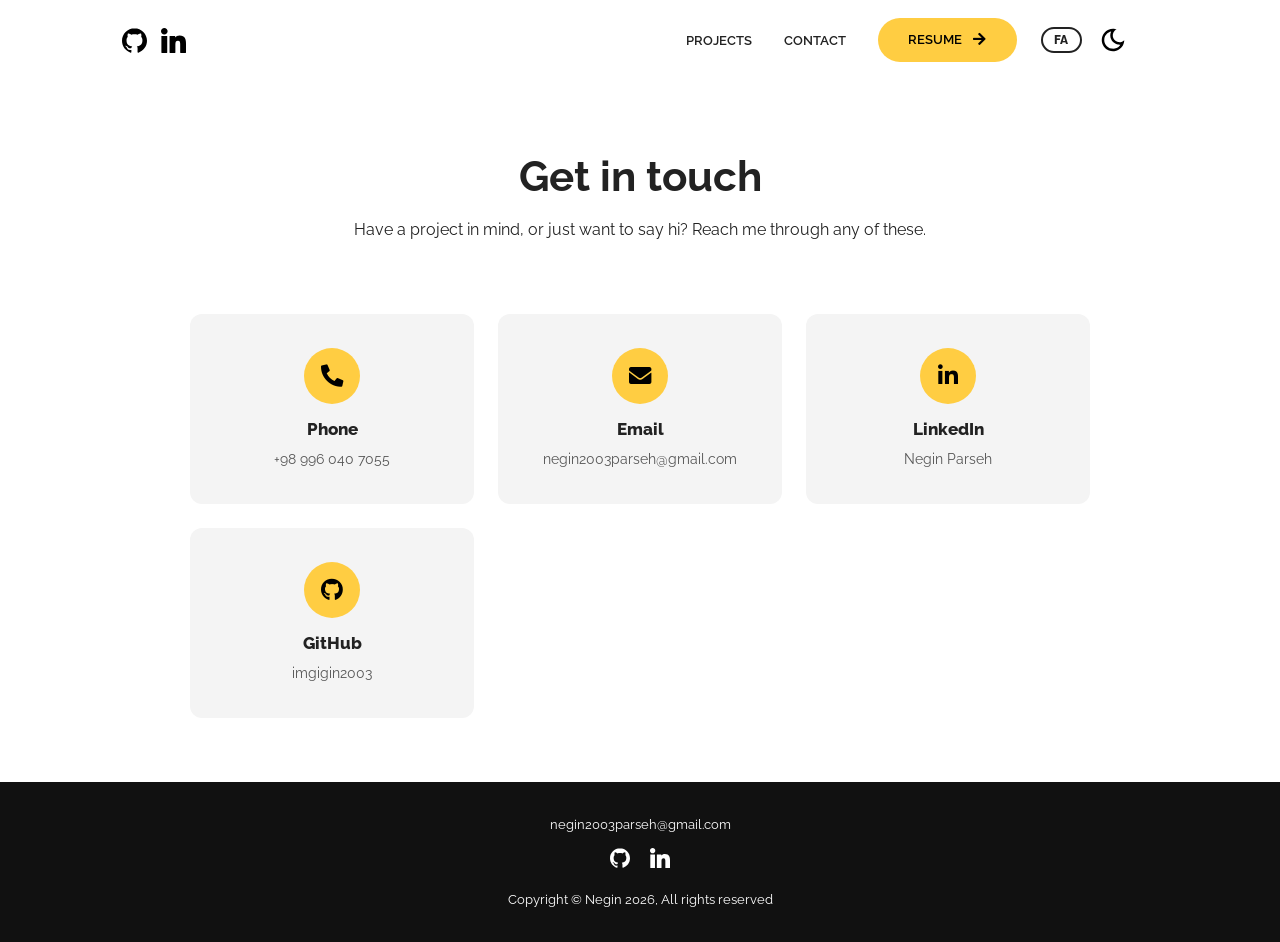
<file: contact.html>
<!doctype html>
<html lang="en">
  <head>
    <meta charset="UTF-8" />
    <meta http-equiv="X-UA-Compatible" content="IE=edge" />
    <meta name="viewport" content="width=device-width, initial-scale=1.0" />
    <title>Contact — Negin</title>
    <meta name="title" content="Contact — Negin" />
    <meta
      name="description"
      content="Get in touch with Negin Parseh — phone, email, and social links."
    />

    <!-- Favicon -->
    <link
      rel="apple-touch-icon"
      sizes="180x180"
      href="assets/favicon/apple-touch-icon.png"
    />
    <link
      rel="icon"
      type="image/png"
      sizes="16x16"
      href="assets/favicon/favicon-16x16.png"
    />
    <link
      rel="icon"
      type="image/png"
      sizes="32x32"
      href="assets/favicon/favicon-32x32.png"
    />
    <link rel="icon" type="image/x-icon" href="assets/favicon/favicon.ico" />
    <link rel="manifest" href="assets/favicon/site.webmanifest" />

    <link
      rel="stylesheet"
      href="https://use.fontawesome.com/releases/v5.15.4/css/all.css"
      integrity="sha384-DyZ88mC6Up2uqS4h/KRgHuoeGwBcD4Ng9SiP4dIRy0EXTlnuz47vAwmeGwVChigm"
      crossorigin="anonymous"
    />
    <link
      href="https://fonts.googleapis.com/css2?family=Vazirmatn:wght@400;500;600;800&display=swap"
      rel="stylesheet"
    />
    <link rel="stylesheet" href="css/style.css" />
    <link rel="stylesheet" href="css/utilities.css" />
  </head>
  <body>
    <header>
      <!-- Navbar -->
      <nav class="navbar">
        <div class="container">
          <!-- Logo -->
          <div id="logo" class="nav-brand">
            <a
              href="https://github.com/imgigin2003"
              target="_blank"
              aria-label="GitHub"
              ><img src="./assets/github-icon.svg" alt="GitHub"
            /></a>
            <a
              href="https://www.linkedin.com/in/negin-parseh/"
              target="_blank"
              aria-label="LinkedIn"
              ><img src="./assets/linkedin-icon.svg" alt="LinkedIn"
            /></a>
          </div>
          <!-- Navbar links -->
          <ul class="nav-menu">
            <li>
              <a
                class="nav-link"
                href="index.html#projects"
                data-en="PROJECTS"
                data-fa="پروژه‌ها"
                >PROJECTS</a
              >
            </li>
            <li>
              <a
                class="nav-link"
                href="contact.html"
                data-en="CONTACT"
                data-fa="تماس"
                >CONTACT</a
              >
            </li>
            <li>
              <a
                class="nav-link btn btn-primary"
                href="assets/Negin_Parseh_CV.pdf"
                target="_blank"
                ><span data-en="RESUME" data-fa="رزومه">RESUME</span>
                <i class="fas fa-arrow-right"></i
              ></a>
            </li>

            <!-- Language toggle -->
            <li class="lang-item">
              <button
                id="lang-toggle"
                class="lang-toggle"
                type="button"
                aria-label="Switch language"
              >
                FA
              </button>
            </li>

            <!-- Toggle switch -->
            <div class="theme-switch">
              <input type="checkbox" id="switch" />
              <label class="toggle-icons" for="switch">
                <img class="moon" src="assets/moon.svg" />
                <img class="sun" src="assets/sun.svg" />
              </label>
            </div>
            <!-- Hamburger menu -->
          </ul>
          <div class="hamburger">
            <span class="bar"></span>
            <span class="bar"></span>
            <span class="bar"></span>
          </div>
        </div>
      </nav>
    </header>

    <!-- Contact -->
    <main class="contact-container container">
      <div class="content-text">
        <h1 data-en="Get in touch" data-fa="در تماس باشید">Get in touch</h1>
        <p
          data-en="Have a project in mind, or just want to say hi? Reach me through any of these."
          data-fa="پروژه‌ای در ذهن دارید یا فقط می‌خواهید سلام کنید؟ از هر یک از راه‌های زیر با من در تماس باشید."
        >
          Have a project in mind, or just want to say hi? Reach me through any
          of these.
        </p>
      </div>

      <div class="contact-cards">
        <!-- Phone -->
        <a class="contact-card" href="tel:+989960407055">
          <span class="contact-icon"><i class="fas fa-phone-alt"></i></span>
          <h3 data-en="Phone" data-fa="تلفن">Phone</h3>
          <span class="contact-value" dir="ltr">+98 996 040 7055</span>
        </a>

        <!-- Email -->
        <a class="contact-card" href="mailto:negin2003parseh@gmail.com">
          <span class="contact-icon"><i class="fas fa-envelope"></i></span>
          <h3 data-en="Email" data-fa="ایمیل">Email</h3>
          <span class="contact-value" dir="ltr">negin2003parseh@gmail.com</span>
        </a>

        <!-- LinkedIn -->
        <a
          class="contact-card"
          href="https://www.linkedin.com/in/negin-parseh/"
          target="_blank"
          rel="noopener"
        >
          <span class="contact-icon"><i class="fab fa-linkedin-in"></i></span>
          <h3 data-en="LinkedIn" data-fa="لینکدین">LinkedIn</h3>
          <span class="contact-value" dir="ltr">Negin Parseh</span>
        </a>

        <!-- GitHub -->
        <a
          class="contact-card"
          href="https://github.com/imgigin2003"
          target="_blank"
          rel="noopener"
        >
          <span class="contact-icon"><i class="fab fa-github"></i></span>
          <h3 data-en="GitHub" data-fa="گیت‌هاب">GitHub</h3>
          <span class="contact-value" dir="ltr">imgigin2003</span>
        </a>
      </div>
    </main>

    <footer id="footer">
      <div class="container">
        <a href="mailto:negin2003parseh@gmail.com">negin2003parseh@gmail.com</a>
        <!-- Social links -->
        <div class="social">
          <a href="https://github.com/imgigin2003" target="_blank"
            ><img src="./assets/github-icon.svg" alt="GitHub"
          /></a>
          <a href="https://www.linkedin.com/in/negin-parseh/" target="_blank"
            ><img src="./assets/linkedin-icon.svg" alt="Linkedin"
          /></a>
        </div>
        <p>
          <span data-en="Copyright &copy; Negin" data-fa="کپی‌رایت &copy; Negin"
            >Copyright &copy; Negin</span
          >
          <span id="datee"></span
          ><span
            data-en=", All rights reserved"
            data-fa="، تمامی حقوق محفوظ است"
            >, All rights reserved</span
          >
        </p>
      </div>
    </footer>
    <script src="js/script.js"></script>
  </body>
</html>
</file>
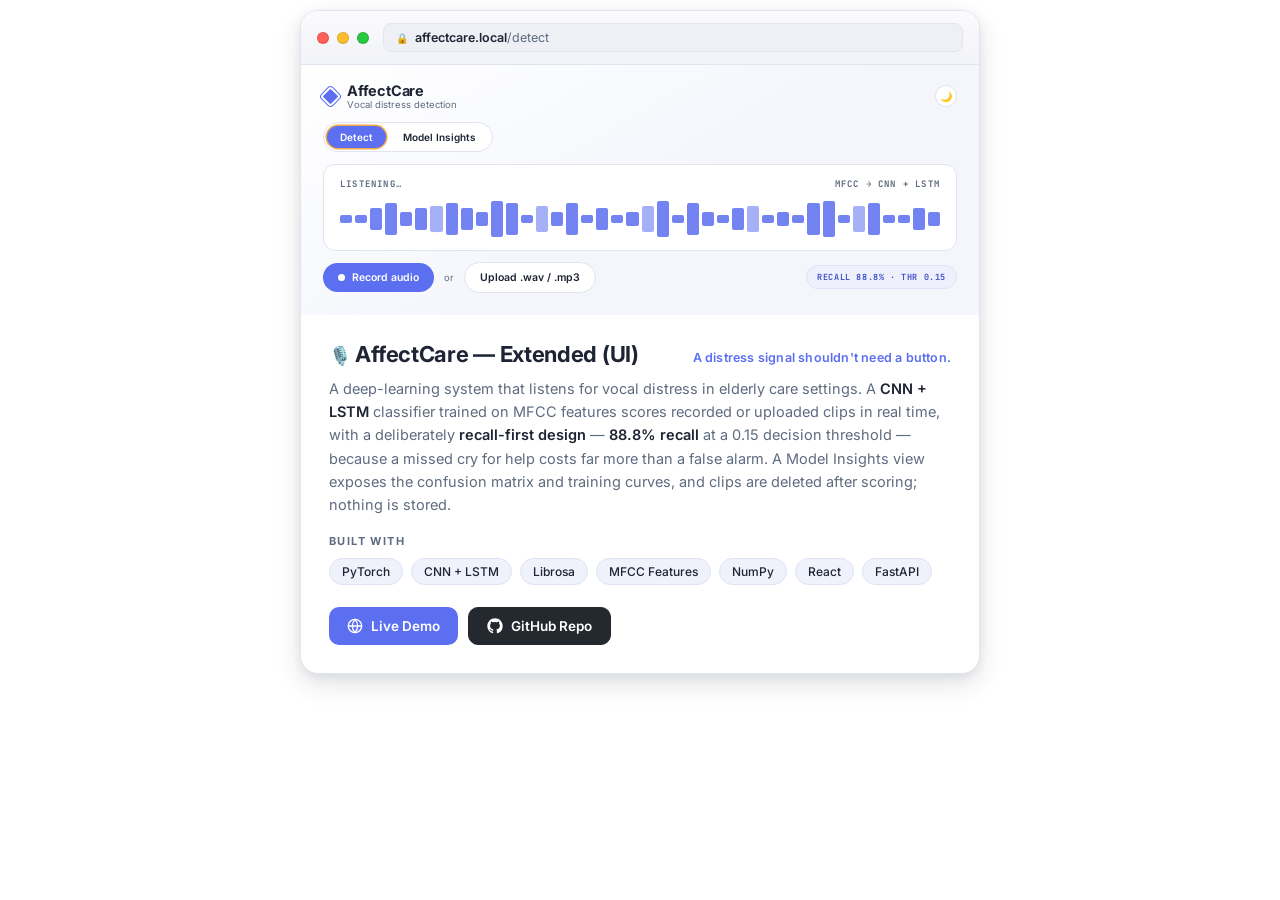
<file: assets/project/affectcare-card.html>
<!doctype html>
<html lang="en">
  <head>
    <meta charset="UTF-8" />
    <meta name="viewport" content="width=device-width, initial-scale=1.0" />
    <title>AffectCare — Project Card</title>
    <link rel="preconnect" href="https://fonts.googleapis.com" />
    <link
      href="https://fonts.googleapis.com/css2?family=Inter:wght@400;500;600;700&family=JetBrains+Mono:wght@500;700&display=swap"
      rel="stylesheet"
    />
    <link
      href="https://fonts.googleapis.com/css2?family=Vazirmatn:wght@500;700&display=swap"
      rel="stylesheet"
    />
    <style>
      :root {
        --page-bg: #f6f7f2;
        --ink: #1e2433;
        --ink-soft: #5f6b80;
        --card-bg: #ffffff;
        --border: #e1e4ee;
        --indigo: #5b6ff0;
        --indigo-deep: #4353c9;
        --indigo-pale: #eef1fc;
        --app-bg: #f4f6fc;
        --chip-bg: #eff1fb;
        --chip-border: #dde2f5;
        --red: #ff5f57;
        --yellow: #febc2e;
        --green-dot: #28c840;
        --shadow:
          0 10px 26px rgba(30, 36, 51, 0.13), 0 3px 8px rgba(30, 36, 51, 0.07);
      }

      /* ============ DARK MODE ============ */
      html[data-theme="dark"] {
        --ink: #e7e9f2;
        --ink-soft: #9aa2bd;
        --card-bg: #191b26;
        --border: #2b2f42;
        --chip-bg: #23273a;
        --chip-border: #363c56;
        --shadow:
          0 12px 30px rgba(0, 0, 0, 0.55), 0 4px 10px rgba(0, 0, 0, 0.4);
      }
      html[data-theme="dark"] .titlebar {
        background: linear-gradient(#1e2130, #171a26);
      }
      html[data-theme="dark"] .url-bar {
        background: #1a1d2b;
        border-color: #2b2f42;
      }
      /* preview (mini app) */
      html[data-theme="dark"] .preview {
        background: linear-gradient(150deg, #1c2030, #14161f 55%);
      }
      html[data-theme="dark"] .moon {
        background: #23273a;
        border-color: var(--border);
      }
      html[data-theme="dark"] .tabs {
        background: #1c2030;
        border-color: var(--border);
      }
      html[data-theme="dark"] .wave-panel {
        background: #1c2030;
        border-color: var(--border);
      }
      html[data-theme="dark"] .upload-btn {
        background: #23273a;
        border-color: var(--border);
      }
      html[data-theme="dark"] .diamond {
        border-color: #14161f;
      }
      html[data-theme="dark"] .app-footnote {
        background: #23273a;
        border-color: var(--chip-border);
        color: var(--indigo);
      }

      * {
        margin: 0;
        padding: 0;
        box-sizing: border-box;
      }

      body {
        background: transparent;
        font-family: "Inter", system-ui, sans-serif;
        color: var(--ink);
        display: flex;
        justify-content: center;
        padding: 10px 12px 36px;
      }

      /* ============ THE CARD ============ */
      .project-card {
        width: 100%;
        max-width: 680px;
        background: var(--card-bg);
        border: 1px solid var(--border);
        border-radius: 18px;
        box-shadow: var(--shadow);
        overflow: hidden;
        transition:
          transform 0.35s cubic-bezier(0.22, 1, 0.36, 1),
          box-shadow 0.35s ease;
      }
      .project-card:hover {
        transform: translateY(-6px);
        box-shadow:
          0 14px 32px rgba(30, 36, 51, 0.17),
          0 4px 10px rgba(30, 36, 51, 0.09);
      }

      /* ============ macOS TITLE BAR ============ */
      .titlebar {
        display: flex;
        align-items: center;
        gap: 14px;
        padding: 12px 16px;
        background: linear-gradient(#fbfbfd, #f2f3f8);
        border-bottom: 1px solid var(--border);
      }
      .traffic-lights {
        display: flex;
        gap: 8px;
        flex-shrink: 0;
      }
      .dot {
        width: 12px;
        height: 12px;
        border-radius: 50%;
        border: 0.5px solid rgba(0, 0, 0, 0.12);
        position: relative;
      }
      .dot.red {
        background: var(--red);
      }
      .dot.yellow {
        background: var(--yellow);
      }
      .dot.green {
        background: var(--green-dot);
      }
      .dot span {
        position: absolute;
        inset: 0;
        display: flex;
        align-items: center;
        justify-content: center;
        font-size: 8px;
        font-weight: 700;
        color: rgba(0, 0, 0, 0.5);
        opacity: 0;
        transition: opacity 0.15s ease;
        line-height: 1;
      }
      .traffic-lights:hover .dot span {
        opacity: 1;
      }

      .url-bar {
        flex: 1;
        display: flex;
        align-items: center;
        gap: 7px;
        background: #eef0f6;
        border: 1px solid #e2e5ef;
        border-radius: 8px;
        padding: 6px 12px;
        font-size: 12.5px;
        color: var(--ink-soft);
        min-width: 0;
      }
      .url-bar .lock {
        font-size: 10px;
      }
      .url-bar .url {
        white-space: nowrap;
        overflow: hidden;
        text-overflow: ellipsis;
      }
      .url-bar .url b {
        color: var(--ink);
        font-weight: 600;
      }

      /* ============ WINDOW CONTENT: real AffectCare UI, miniature ============ */
      .preview {
        height: 250px;
        background: linear-gradient(150deg, #ffffff, var(--app-bg) 55%);
        padding: 18px 22px;
        overflow: hidden;
        user-select: none;
      }
      .app-head {
        display: flex;
        align-items: center;
        justify-content: space-between;
        margin-bottom: 12px;
      }
      .app-brand {
        display: flex;
        align-items: center;
        gap: 9px;
      }
      .diamond {
        width: 15px;
        height: 15px;
        background: var(--indigo);
        border: 2.5px solid #ffffff;
        outline: 1.5px solid var(--indigo);
        transform: rotate(45deg);
        border-radius: 3px;
        flex-shrink: 0;
      }
      .app-brand .t {
        font-weight: 700;
        font-size: 14.5px;
        letter-spacing: -0.2px;
        line-height: 1.1;
      }
      .app-brand .s {
        font-size: 9.5px;
        color: var(--ink-soft);
      }
      .moon {
        width: 22px;
        height: 22px;
        border-radius: 50%;
        background: #ffffff;
        border: 1px solid var(--border);
        display: flex;
        align-items: center;
        justify-content: center;
        font-size: 10px;
      }

      .tabs {
        display: inline-flex;
        gap: 4px;
        background: #ffffff;
        border: 1px solid var(--border);
        border-radius: 999px;
        padding: 3px;
        margin-bottom: 12px;
      }
      .tab {
        font-size: 10px;
        font-weight: 600;
        padding: 5px 13px;
        border-radius: 999px;
        color: var(--ink);
      }
      .tab.active {
        background: var(--indigo);
        color: #ffffff;
        box-shadow: 0 0 0 1.5px #f0a94a;
      }

      .wave-panel {
        background: #ffffff;
        border: 1px solid var(--border);
        border-radius: 12px;
        padding: 13px 16px 11px;
        margin-bottom: 11px;
      }
      .wave-label {
        font-family: "JetBrains Mono", monospace;
        font-size: 9px;
        font-weight: 700;
        letter-spacing: 1.2px;
        color: var(--ink-soft);
        margin-bottom: 9px;
        display: flex;
        justify-content: space-between;
      }
      .wave {
        display: flex;
        align-items: center;
        gap: 3px;
        height: 40px;
      }
      .wave i {
        flex: 1;
        background: var(--indigo);
        border-radius: 2px;
        height: 20%;
        animation: bounce 1.1s ease-in-out infinite;
        opacity: 0.85;
      }
      .wave i:nth-child(3n) {
        animation-delay: 0.12s;
        height: 55%;
      }
      .wave i:nth-child(4n) {
        animation-delay: 0.28s;
        height: 80%;
      }
      .wave i:nth-child(5n) {
        animation-delay: 0.42s;
        height: 35%;
      }
      .wave i:nth-child(7n) {
        animation-delay: 0.55s;
        height: 65%;
        opacity: 0.55;
      }
      .wave i:nth-child(11n) {
        animation-delay: 0.2s;
        height: 90%;
      }
      @keyframes bounce {
        0%,
        100% {
          transform: scaleY(0.55);
        }
        50% {
          transform: scaleY(1);
        }
      }
      @media (prefers-reduced-motion: reduce) {
        .wave i {
          animation: none;
        }
        .project-card,
        .project-card:hover {
          transform: none;
          transition: none;
        }
      }

      .app-row {
        display: flex;
        align-items: center;
        gap: 10px;
      }
      .rec-btn {
        display: inline-flex;
        align-items: center;
        gap: 7px;
        background: var(--indigo);
        color: #ffffff;
        font-size: 10.5px;
        font-weight: 600;
        padding: 8px 15px;
        border-radius: 999px;
        flex-shrink: 0;
      }
      .rec-btn .r {
        width: 7px;
        height: 7px;
        border-radius: 50%;
        background: #ffffff;
      }
      .or {
        font-size: 9.5px;
        color: var(--ink-soft);
      }
      .upload-btn {
        background: #ffffff;
        border: 1px solid var(--border);
        color: var(--ink);
        font-size: 10.5px;
        font-weight: 600;
        padding: 8px 15px;
        border-radius: 999px;
        flex-shrink: 0;
      }
      .app-footnote {
        margin-left: auto;
        font-family: "JetBrains Mono", monospace;
        font-size: 8.5px;
        font-weight: 700;
        letter-spacing: 0.6px;
        color: var(--indigo-deep);
        background: var(--indigo-pale);
        border: 1px solid var(--chip-border);
        padding: 5px 10px;
        border-radius: 999px;
        white-space: nowrap;
      }

      /* ============ PROJECT INFO ============ */
      .info {
        padding: 26px 28px 28px;
      }
      .info-head {
        display: flex;
        align-items: baseline;
        justify-content: space-between;
        gap: 12px;
        flex-wrap: wrap;
        margin-bottom: 6px;
      }
      .info h2 {
        font-size: 22px;
        font-weight: 700;
        letter-spacing: -0.3px;
      }
      .info h2 .icon {
        font-size: 18px;
      }
      .tagline {
        font-size: 12.5px;
        font-weight: 600;
        color: var(--indigo);
        letter-spacing: 0.2px;
      }
      .desc {
        font-size: 14.5px;
        line-height: 1.6;
        color: var(--ink-soft);
        margin: 10px 0 18px;
      }
      .desc b {
        color: var(--ink);
        font-weight: 600;
      }

      .tech-label {
        font-size: 11px;
        font-weight: 700;
        letter-spacing: 1.4px;
        text-transform: uppercase;
        color: var(--ink-soft);
        margin-bottom: 10px;
      }
      .tech-chips {
        display: flex;
        flex-wrap: wrap;
        gap: 8px;
        margin-bottom: 22px;
      }
      .chip {
        font-size: 12px;
        font-weight: 500;
        padding: 5px 12px;
        border-radius: 999px;
        background: var(--chip-bg);
        border: 1px solid var(--chip-border);
        color: var(--ink);
      }

      .links {
        display: flex;
        gap: 10px;
        flex-wrap: wrap;
      }
      .btn {
        display: inline-flex;
        align-items: center;
        gap: 8px;
        font-size: 13.5px;
        font-weight: 600;
        text-decoration: none;
        padding: 10px 18px;
        border-radius: 10px;
        transition:
          transform 0.15s ease,
          background 0.15s ease,
          border-color 0.15s ease;
      }
      .btn:active {
        transform: scale(0.97);
      }
      .btn.primary {
        background: var(--indigo);
        color: #ffffff;
      }
      .btn.primary:hover {
        background: var(--indigo-deep);
      }
      .btn.ghost {
        background: transparent;
        color: var(--ink);
        border: 1.5px solid var(--border);
      }
      .btn.ghost:hover {
        border-color: var(--indigo);
      }
      .btn.github {
        background: #24292f;
        color: #ffffff;
        border: 1.5px solid #24292f;
      }
      .btn.github:hover {
        background: #1b1f24;
        border-color: #1b1f24;
      }
      html[data-theme="dark"] .btn.github {
        background: #2b313c;
        border-color: #3a4150;
      }
      html[data-theme="dark"] .btn.github:hover {
        background: #353c48;
        border-color: #4a5160;
      }
      .btn svg {
        width: 16px;
        height: 16px;
      }

      @media (max-width: 520px) {
        .app-footnote {
          display: none;
        }
        .preview {
          height: auto;
        }
        .info {
          padding: 22px 20px 24px;
        }
      }

      /* ============ FA LANGUAGE SUPPORT ============ */
      .fa-only {
        display: none;
      }
      html[lang="fa"] .en-only {
        display: none;
      }
      html[lang="fa"] .fa-only {
        display: revert;
      }
      html[lang="fa"] .info {
        direction: rtl;
        font-family: "Vazirmatn", "Inter", system-ui, sans-serif;
      }
      html[lang="fa"] .desc {
        line-height: 1.95;
      }
      html[lang="fa"] .tech-label {
        letter-spacing: 0;
      }
    </style>
  </head>
  <body>
    <article class="project-card">
      <!-- macOS browser chrome -->
      <div class="titlebar">
        <div class="traffic-lights" aria-hidden="true">
          <div class="dot red"><span>×</span></div>
          <div class="dot yellow"><span>−</span></div>
          <div class="dot green"><span>+</span></div>
        </div>
        <div class="url-bar">
          <span class="lock">🔒</span>
          <span class="url"><b>affectcare.local</b>/detect</span>
        </div>
      </div>

      <!-- Window content: miniature of the real AffectCare UI -->
      <div
        class="preview"
        aria-label="Preview of the AffectCare detection interface"
      >
        <div class="app-head">
          <div class="app-brand">
            <span class="diamond"></span>
            <div>
              <div class="t">AffectCare</div>
              <div class="s">Vocal distress detection</div>
            </div>
          </div>
          <div class="moon">🌙</div>
        </div>

        <div class="tabs">
          <span class="tab active">Detect</span>
          <span class="tab">Model Insights</span>
        </div>

        <div class="wave-panel">
          <div class="wave-label">
            <span>LISTENING…</span><span>MFCC → CNN + LSTM</span>
          </div>
          <div class="wave">
            <i></i><i></i><i></i><i></i><i></i><i></i><i></i><i></i><i></i
            ><i></i> <i></i><i></i><i></i><i></i><i></i><i></i><i></i><i></i
            ><i></i><i></i> <i></i><i></i><i></i><i></i><i></i><i></i><i></i
            ><i></i><i></i><i></i> <i></i><i></i><i></i><i></i><i></i><i></i
            ><i></i><i></i><i></i><i></i>
          </div>
        </div>

        <div class="app-row">
          <span class="rec-btn"><span class="r"></span> Record audio</span>
          <span class="or">or</span>
          <span class="upload-btn">Upload .wav / .mp3</span>
          <span class="app-footnote">RECALL 88.8% · THR 0.15</span>
        </div>
      </div>

      <!-- Project info -->
      <div class="info">
        <div class="info-head">
          <h2><span class="icon">🎙️</span> AffectCare — Extended (UI)</h2>
          <span class="tagline"
            ><span class="en-only"
              >A distress signal shouldn't need a button.</span
            ><span class="fa-only"
              >سیگنال اضطرار نباید به دکمه نیاز داشته باشد.</span
            ></span
          >
        </div>
        <p class="desc en-only">
          A deep-learning system that listens for vocal distress in elderly care
          settings. A <b>CNN + LSTM</b> classifier trained on MFCC features
          scores recorded or uploaded clips in real time, with a deliberately
          <b>recall-first design</b> — <b>88.8% recall</b>
          at a 0.15 decision threshold — because a missed cry for help costs far
          more than a false alarm. A Model Insights view exposes the confusion
          matrix and training curves, and clips are deleted after scoring;
          nothing is stored.
        </p>
        <p class="desc fa-only">
          سیستمی مبتنی بر یادگیری عمیق که برای تشخیص اضطراب صوتی در مراقبت از
          سالمندان گوش می‌دهد. یک مدل <b>CNN + LSTM</b> آموزش‌دیده روی ویژگی‌های
          MFCC، کلیپ‌های ضبط یا آپلودشده را در لحظه امتیازدهی می‌کند — با طراحی
          عمداً <b>recall-محور</b> و <b>بازیابی ۸۸٫۸٪</b> در آستانه تصمیم ۰٫۱۵؛
          چون از دست دادن یک فریاد کمک بسیار پرهزینه‌تر از یک هشدار اشتباه است.
          نمای Model Insights ماتریس درهم‌ریختگی و منحنی‌های آموزش را نشان
          می‌دهد و کلیپ‌ها پس از امتیازدهی حذف می‌شوند؛ هیچ داده‌ای ذخیره
          نمی‌شود.
        </p>

        <div class="tech-label">
          <span class="en-only">Built with</span
          ><span class="fa-only">ساخته‌شده با</span>
        </div>
        <div class="tech-chips">
          <span class="chip">PyTorch</span>
          <span class="chip">CNN + LSTM</span>
          <span class="chip">Librosa</span>
          <span class="chip">MFCC Features</span>
          <span class="chip">NumPy</span>
          <span class="chip">React</span>
          <span class="chip">FastAPI</span>
        </div>

        <div class="links">
          <a
            class="btn primary"
            href="https://affectcare-extended.pages.dev/"
            target="_blank"
            rel="noopener"
          >
            <svg
              viewBox="0 0 24 24"
              fill="none"
              stroke="currentColor"
              stroke-width="2"
              stroke-linecap="round"
              stroke-linejoin="round"
            >
              <circle cx="12" cy="12" r="10" />
              <line x1="2" y1="12" x2="22" y2="12" />
              <path
                d="M12 2a15.3 15.3 0 0 1 4 10 15.3 15.3 0 0 1-4 10 15.3 15.3 0 0 1-4-10 15.3 15.3 0 0 1 4-10z"
              />
            </svg>
            <span class="en-only">Live Demo</span
            ><span class="fa-only">دموی زنده</span>
          </a>
          <a
            class="btn github"
            href="https://github.com/imgigin2003/AffectCare"
            target="_blank"
            rel="noopener"
          >
            <svg viewBox="0 0 24 24" fill="currentColor">
              <path
                d="M12 .5C5.65.5.5 5.65.5 12c0 5.08 3.29 9.39 7.86 10.91.58.11.79-.25.79-.55 0-.27-.01-1.17-.02-2.12-3.2.7-3.88-1.36-3.88-1.36-.52-1.33-1.28-1.68-1.28-1.68-1.04-.71.08-.7.08-.7 1.15.08 1.76 1.18 1.76 1.18 1.03 1.76 2.7 1.25 3.36.96.1-.75.4-1.25.72-1.54-2.55-.29-5.24-1.28-5.24-5.69 0-1.26.45-2.28 1.18-3.09-.12-.29-.51-1.46.11-3.04 0 0 .96-.31 3.15 1.18a10.9 10.9 0 0 1 5.74 0c2.19-1.49 3.15-1.18 3.15-1.18.62 1.58.23 2.75.11 3.04.74.81 1.18 1.83 1.18 3.09 0 4.42-2.7 5.39-5.27 5.68.41.36.78 1.06.78 2.14 0 1.54-.02 2.79-.02 3.17 0 .31.21.67.8.55A11.51 11.51 0 0 0 23.5 12C23.5 5.65 18.35.5 12 .5z"
              />
            </svg>
            <span class="en-only">GitHub Repo</span
            ><span class="fa-only">مخزن گیت‌هاب</span>
          </a>
        </div>
      </div>
    </article>
  </body>
</html>
</file>
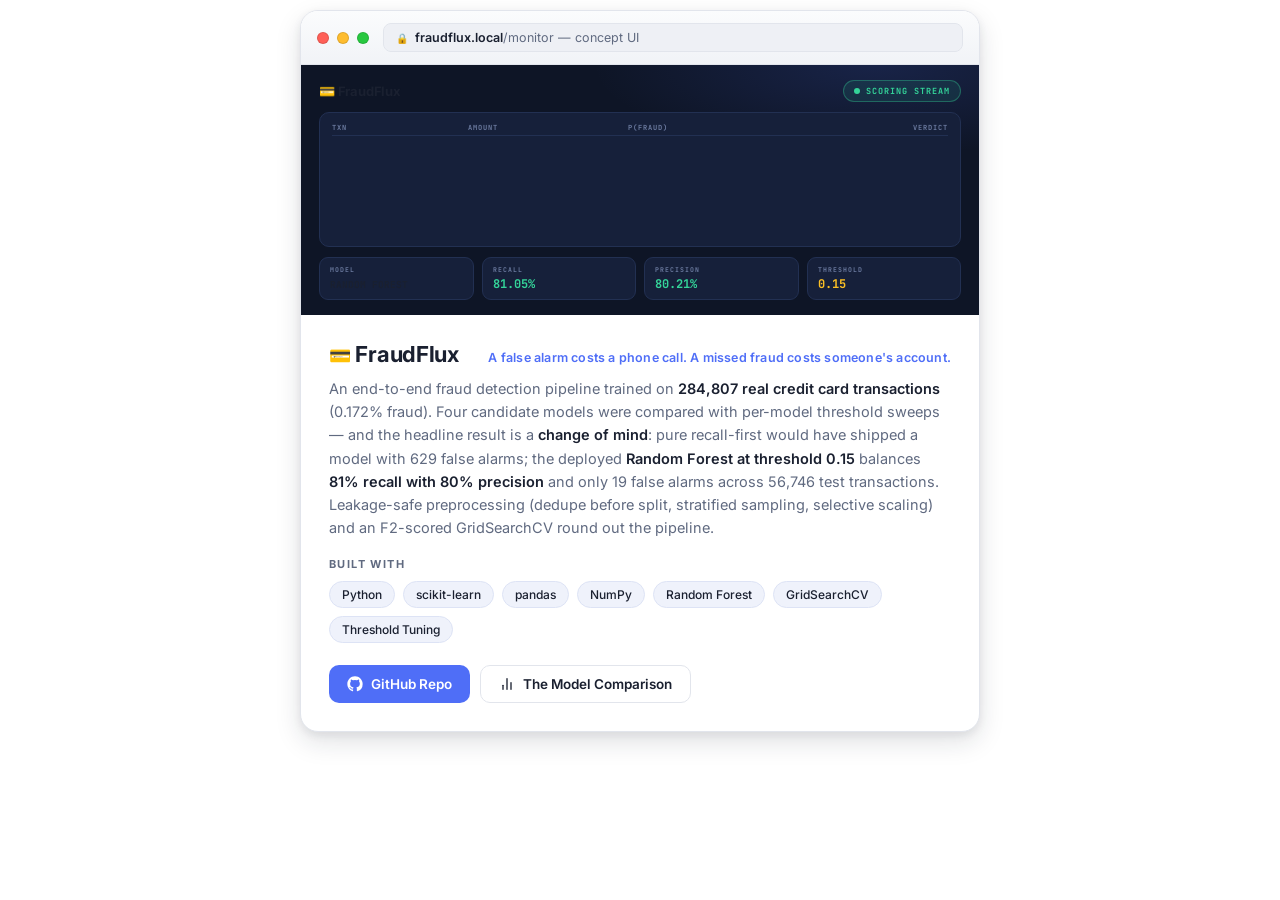
<file: assets/project/fraudflux-card.html>
<!DOCTYPE html>
<html lang="en">
<head>
<meta charset="UTF-8">
<meta name="viewport" content="width=device-width, initial-scale=1.0">
<title>FraudFlux — Project Card</title>
<link rel="preconnect" href="https://fonts.googleapis.com">
<link href="https://fonts.googleapis.com/css2?family=Inter:wght@400;500;600;700&family=JetBrains+Mono:wght@500;700&display=swap" rel="stylesheet">
<link href="https://fonts.googleapis.com/css2?family=Vazirmatn:wght@500;700&display=swap" rel="stylesheet">
<style>
  :root {
    --page-bg: #f6f7f2;
    --ink: #1a2030;
    --ink-soft: #606a80;
    --card-bg: #ffffff;
    --border: #e2e5ec;
    --console: #0e1526;
    --console-panel: #16203a;
    --console-line: #223052;
    --console-text: #c6d2ea;
    --console-dim: #6c7ba0;
    --ok: #34d399;
    --fraud: #f87171;
    --amber: #fbbf24;
    --accent: #4f6ef7;
    --accent-deep: #3853d8;
    --chip-bg: #eff2fb;
    --chip-border: #dde3f5;
    --red: #ff5f57;
    --yellow: #febc2e;
    --green-dot: #28c840;
    --shadow: 0 10px 26px rgba(26, 32, 48, 0.13), 0 3px 8px rgba(26, 32, 48, 0.07);
  }

  /* ============ LIGHT MODE (EXPLICIT) ============ */
  html[data-theme="light"] {
    --console: #ffffff;
    --console-panel: #f5f7fc;
    --console-line: #e2e5ec;
    --console-text: #1a2030;
    --console-dim: #606a80;
  }

  /* ============ DARK MODE ============ */
  html[data-theme="dark"] {
    --ink: #e6e9f2;
    --ink-soft: #98a1b8;
    --card-bg: #14161f;
    --border: #282c39;
    --chip-bg: #20242f;
    --chip-border: #343a49;
    --shadow: 0 12px 30px rgba(0,0,0,0.6), 0 4px 10px rgba(0,0,0,0.45);
  }
  html[data-theme="dark"] .titlebar { background: linear-gradient(#1a1d26, #14161d); }
  html[data-theme="dark"] .url-bar { background: #181b24; border-color: #282c39; }
  html[data-theme="dark"] {
    --console: #0e1526;
    --console-panel: #16203a;
    --console-line: #223052;
    --console-text: #c6d2ea;
    --console-dim: #6c7ba0;
  }

  * { margin: 0; padding: 0; box-sizing: border-box; }

  body {
    background: transparent;
    font-family: 'Inter', system-ui, sans-serif;
    color: var(--ink);
    display: flex;
    justify-content: center;
    padding: 10px 12px 36px;
  }

  /* ============ THE CARD ============ */
  .project-card {
    width: 100%;
    max-width: 680px;
    background: var(--card-bg);
    border: 1px solid var(--border);
    border-radius: 18px;
    box-shadow: var(--shadow);
    overflow: hidden;
    transition: transform 0.35s cubic-bezier(0.22, 1, 0.36, 1), box-shadow 0.35s ease;
  }
  .project-card:hover {
    transform: translateY(-6px);
    box-shadow: 0 14px 32px rgba(26, 32, 48, 0.17), 0 4px 10px rgba(26, 32, 48, 0.09);
  }

  /* ============ macOS TITLE BAR ============ */
  .titlebar {
    display: flex;
    align-items: center;
    gap: 14px;
    padding: 12px 16px;
    background: linear-gradient(#fbfcfd, #f1f3f7);
    border-bottom: 1px solid var(--border);
  }
  .traffic-lights { display: flex; gap: 8px; flex-shrink: 0; }
  .dot {
    width: 12px; height: 12px; border-radius: 50%;
    border: 0.5px solid rgba(0,0,0,0.12);
    position: relative;
  }
  .dot.red    { background: var(--red); }
  .dot.yellow { background: var(--yellow); }
  .dot.green  { background: var(--green-dot); }
  .dot span {
    position: absolute; inset: 0;
    display: flex; align-items: center; justify-content: center;
    font-size: 8px; font-weight: 700; color: rgba(0,0,0,0.5);
    opacity: 0; transition: opacity 0.15s ease;
    line-height: 1;
  }
  .traffic-lights:hover .dot span { opacity: 1; }

  .url-bar {
    flex: 1;
    display: flex;
    align-items: center;
    gap: 7px;
    background: #eef0f5;
    border: 1px solid #e2e5ec;
    border-radius: 8px;
    padding: 6px 12px;
    font-size: 12.5px;
    color: var(--ink-soft);
    min-width: 0;
  }
  .url-bar .lock { font-size: 10px; }
  .url-bar .url {
    white-space: nowrap; overflow: hidden; text-overflow: ellipsis;
  }
  .url-bar .url b { color: var(--ink); font-weight: 600; }

  /* ============ WINDOW CONTENT: imaginary fraud console ============ */
  .preview {
    height: 250px;
    background:
      radial-gradient(ellipse 70% 60% at 85% 0%, rgba(79, 110, 247, 0.16), transparent 60%),
      var(--console);
    padding: 15px 18px;
    overflow: hidden;
    user-select: none;
    font-family: 'JetBrains Mono', monospace;
    display: flex;
    flex-direction: column;
    gap: 10px;
  }
  .fx-head {
    display: flex;
    align-items: center;
    justify-content: space-between;
  }
  .fx-brand {
    display: flex;
    align-items: center;
    gap: 8px;
    color: var(--ink);
    font-weight: 700;
    font-size: 13px;
    font-family: 'Inter', sans-serif;
    letter-spacing: -0.2px;
  }
  html[data-theme="dark"] .fx-brand { color: #ffffff; }
  .fx-live {
    display: inline-flex;
    align-items: center;
    gap: 6px;
    font-size: 8.5px;
    font-weight: 700;
    letter-spacing: 1px;
    color: var(--ok);
    background: rgba(52, 211, 153, 0.1);
    border: 1px solid rgba(52, 211, 153, 0.35);
    padding: 4px 10px;
    border-radius: 999px;
  }
  .fx-live .d {
    width: 6px; height: 6px; border-radius: 50%;
    background: var(--ok);
    animation: blink 1.4s ease-in-out infinite;
  }
  @keyframes blink { 50% { opacity: 0.25; } }

  .fx-feed {
    flex: 1;
    background: var(--console-panel);
    border: 1px solid var(--console-line);
    border-radius: 10px;
    padding: 9px 12px;
    display: flex;
    flex-direction: column;
    justify-content: space-around;
    min-height: 0;
  }
  .fx-cols {
    display: flex;
    font-size: 7px;
    font-weight: 700;
    letter-spacing: 1px;
    color: var(--console-dim);
    padding-bottom: 3px;
    border-bottom: 1px solid var(--console-line);
  }
  .fx-row {
    display: flex;
    align-items: center;
    font-size: 8.5px;
    color: var(--console-text);
    padding: 3px 0;
    opacity: 0;
    animation: arrive 8s linear infinite;
  }
  .fx-row:nth-child(2) { animation-delay: 0s; }
  .fx-row:nth-child(3) { animation-delay: 1.1s; }
  .fx-row:nth-child(4) { animation-delay: 2.2s; }
  .fx-row:nth-child(5) { animation-delay: 3.3s; }
  .fx-row:nth-child(6) { animation-delay: 4.4s; }
  @keyframes arrive {
    0%   { opacity: 0; transform: translateY(-3px); }
    6%   { opacity: 1; transform: translateY(0); }
    92%  { opacity: 1; }
    100% { opacity: 0; }
  }
  .c-id  { width: 22%; color: var(--console-dim); }
  .c-amt { width: 26%; }
  .c-pr  { width: 26%; }
  .c-v   { width: 26%; text-align: right; }
  .v-ok    { color: var(--ok); font-weight: 700; }
  .v-fraud {
    color: var(--fraud);
    font-weight: 700;
    animation: alarm 8s linear infinite;
    animation-delay: inherit;
  }
  .fx-row.hot { background: rgba(248, 113, 113, 0.07); border-radius: 5px; }
  @keyframes alarm {
    6%, 10%, 14% { text-shadow: 0 0 8px rgba(248, 113, 113, 0.9); }
    8%, 12%      { text-shadow: none; }
  }

  .fx-stats {
    display: flex;
    gap: 8px;
  }
  .fx-stat {
    flex: 1;
    background: var(--console-panel);
    border: 1px solid var(--console-line);
    border-radius: 9px;
    padding: 7px 10px;
  }
  .fx-stat .k {
    font-size: 6.5px;
    font-weight: 700;
    letter-spacing: 1px;
    color: var(--console-dim);
    margin-bottom: 2px;
    white-space: nowrap;
  }
  .fx-stat .v { font-size: 12px; font-weight: 700; color: var(--ink); }
  html[data-theme="dark"] .fx-stat .v { color: #ffffff; }
  .fx-stat .v.g  { color: var(--ok); }
  .fx-stat .v.a  { color: var(--amber); }
  @media (prefers-reduced-motion: reduce) {
    .fx-row { animation: none; opacity: 1; }
    .v-fraud { animation: none; }
    .fx-live .d { animation: none; }
    .project-card, .project-card:hover { transform: none; transition: none; }
  }

  /* ============ PROJECT INFO ============ */
  .info { padding: 26px 28px 28px; }
  .info-head {
    display: flex;
    align-items: baseline;
    justify-content: space-between;
    gap: 12px;
    flex-wrap: wrap;
    margin-bottom: 6px;
  }
  .info h2 {
    font-size: 22px;
    font-weight: 700;
    letter-spacing: -0.3px;
  }
  .info h2 .icon { font-size: 18px; }
  .tagline {
    font-size: 12.5px;
    font-weight: 600;
    color: var(--accent);
    letter-spacing: 0.2px;
  }
  .desc {
    font-size: 14.5px;
    line-height: 1.6;
    color: var(--ink-soft);
    margin: 10px 0 18px;
  }
  .desc b { color: var(--ink); font-weight: 600; }

  .tech-label {
    font-size: 11px;
    font-weight: 700;
    letter-spacing: 1.4px;
    text-transform: uppercase;
    color: var(--ink-soft);
    margin-bottom: 10px;
  }
  .tech-chips {
    display: flex;
    flex-wrap: wrap;
    gap: 8px;
    margin-bottom: 22px;
  }
  .chip {
    font-size: 12px;
    font-weight: 500;
    padding: 5px 12px;
    border-radius: 999px;
    background: var(--chip-bg);
    border: 1px solid var(--chip-border);
    color: var(--ink);
  }

  .links { display: flex; gap: 10px; flex-wrap: wrap; }
  .btn {
    display: inline-flex;
    align-items: center;
    gap: 8px;
    font-size: 13.5px;
    font-weight: 600;
    text-decoration: none;
    padding: 10px 18px;
    border-radius: 10px;
    transition: transform 0.15s ease, background 0.15s ease, border-color 0.15s ease;
  }
  .btn:active { transform: scale(0.97); }
  .btn.primary {
    background: var(--accent);
    color: #ffffff;
  }
  .btn.primary:hover { background: var(--accent-deep); }
  .btn.ghost {
    background: transparent;
    color: var(--ink);
    border: 1.5px solid var(--border);
  }
  .btn.ghost:hover { border-color: var(--accent); }
  .btn svg { width: 16px; height: 16px; }

  @media (max-width: 520px) {
    .fx-stats { flex-wrap: wrap; }
    .fx-stat { flex: 1 1 40%; }
    .preview { height: auto; }
    .info { padding: 22px 20px 24px; }
  }

  /* ============ FA LANGUAGE SUPPORT ============ */
  .fa-only { display: none; }
  html[lang="fa"] .en-only { display: none; }
  html[lang="fa"] .fa-only { display: revert; }
  html[lang="fa"] .info {
    direction: rtl;
    font-family: 'Vazirmatn', 'Inter', system-ui, sans-serif;
  }
  html[lang="fa"] .desc { line-height: 1.95; }
  html[lang="fa"] .tech-label { letter-spacing: 0; }
</style>
</head>
<body>

<article class="project-card">

  <!-- macOS browser chrome -->
  <div class="titlebar">
    <div class="traffic-lights" aria-hidden="true">
      <div class="dot red"><span>×</span></div>
      <div class="dot yellow"><span>−</span></div>
      <div class="dot green"><span>+</span></div>
    </div>
    <div class="url-bar">
      <span class="lock">🔒</span>
      <span class="url"><b>fraudflux.local</b>/monitor — concept UI</span>
    </div>
  </div>

  <!-- Window content: imaginary live transaction monitor -->
  <div class="preview" aria-label="Concept preview of a FraudFlux live transaction monitor">
    <div class="fx-head">
      <div class="fx-brand">💳 FraudFlux</div>
      <div class="fx-live"><span class="d"></span> SCORING STREAM</div>
    </div>

    <div class="fx-feed">
      <div class="fx-cols">
        <span class="c-id">TXN</span><span class="c-amt">AMOUNT</span><span class="c-pr">P(FRAUD)</span><span class="c-v">VERDICT</span>
      </div>
      <div class="fx-row"><span class="c-id">#56 731</span><span class="c-amt">€ 42.80</span><span class="c-pr">0.001</span><span class="c-v v-ok">✓ NOT FRAUD</span></div>
      <div class="fx-row"><span class="c-id">#56 732</span><span class="c-amt">€ 129.99</span><span class="c-pr">0.034</span><span class="c-v v-ok">✓ NOT FRAUD</span></div>
      <div class="fx-row hot"><span class="c-id">#56 733</span><span class="c-amt">€ 1 899.00</span><span class="c-pr">0.967</span><span class="c-v v-fraud">⚠ FRAUD</span></div>
      <div class="fx-row"><span class="c-id">#56 734</span><span class="c-amt">€ 8.40</span><span class="c-pr">0.000</span><span class="c-v v-ok">✓ NOT FRAUD</span></div>
      <div class="fx-row"><span class="c-id">#56 735</span><span class="c-amt">€ 76.12</span><span class="c-pr">0.089</span><span class="c-v v-ok">✓ NOT FRAUD</span></div>
    </div>

    <div class="fx-stats">
      <div class="fx-stat"><div class="k">MODEL</div><div class="v" style="font-size:9.5px; padding-top:2px;">RANDOM FOREST</div></div>
      <div class="fx-stat"><div class="k">RECALL</div><div class="v g">81.05%</div></div>
      <div class="fx-stat"><div class="k">PRECISION</div><div class="v g">80.21%</div></div>
      <div class="fx-stat"><div class="k">THRESHOLD</div><div class="v a">0.15</div></div>
    </div>
  </div>

  <!-- Project info -->
  <div class="info">
    <div class="info-head">
      <h2><span class="icon">💳</span> FraudFlux</h2>
      <span class="tagline"><span class="en-only">A false alarm costs a phone call. A missed fraud costs someone's account.</span><span class="fa-only">یک هشدار اشتباه، فقط یک تماس تلفنی هزینه دارد؛ یک تقلب ازدست‌رفته، حسابِ یک نفر را.</span></span>
    </div>
    <p class="desc en-only">
      An end-to-end fraud detection pipeline trained on <b>284,807 real credit card
      transactions</b> (0.172% fraud). Four candidate models were compared with per-model
      threshold sweeps — and the headline result is a <b>change of mind</b>: pure
      recall-first would have shipped a model with 629 false alarms; the deployed
      <b>Random Forest at threshold 0.15</b> balances <b>81% recall with 80% precision</b>
      and only 19 false alarms across 56,746 test transactions. Leakage-safe preprocessing
      (dedupe before split, stratified sampling, selective scaling) and an F2-scored
      GridSearchCV round out the pipeline.
    </p>
    <p class="desc fa-only">یک پایپ‌لاین سرتاسری تشخیص تقلب، آموزش‌دیده روی <b>۲۸۴٬۸۰۷ تراکنش واقعی کارت اعتباری</b> (۰٫۱۷۲٪ تقلب). چهار مدل کاندید با جاروب آستانه جداگانه مقایسه شدند — و نتیجه اصلی یک <b>تغییر نظر</b> است: رویکرد recall-محورِ خالص مدلی با ۶۲۹ هشدار اشتباه تحویل می‌داد؛ مدل نهایی — <b>جنگل تصادفی در آستانه ۰٫۱۵</b> — بازیابی <b>۸۱٪ را با دقت ۸۰٪</b> و تنها ۱۹ هشدار اشتباه در ۵۶٬۷۴۶ تراکنش آزمون متوازن می‌کند. پیش‌پردازش ایمن در برابر نشت داده و GridSearchCV با معیار F2 پایپ‌لاین را کامل می‌کنند.</p>

    <div class="tech-label"><span class="en-only">Built with</span><span class="fa-only">ساخته‌شده با</span></div>
    <div class="tech-chips">
      <span class="chip">Python</span>
      <span class="chip">scikit-learn</span>
      <span class="chip">pandas</span>
      <span class="chip">NumPy</span>
      <span class="chip">Random Forest</span>
      <span class="chip">GridSearchCV</span>
      <span class="chip">Threshold Tuning</span>
    </div>

    <div class="links">
      <a class="btn primary" href="https://github.com/imgigin2003/FraudFlux" target="_blank" rel="noopener">
        <svg viewBox="0 0 24 24" fill="currentColor"><path d="M12 .5C5.65.5.5 5.65.5 12c0 5.08 3.29 9.39 7.86 10.91.58.11.79-.25.79-.55 0-.27-.01-1.17-.02-2.12-3.2.7-3.88-1.36-3.88-1.36-.52-1.33-1.28-1.68-1.28-1.68-1.04-.71.08-.7.08-.7 1.15.08 1.76 1.18 1.76 1.18 1.03 1.76 2.7 1.25 3.36.96.1-.75.4-1.25.72-1.54-2.55-.29-5.24-1.28-5.24-5.69 0-1.26.45-2.28 1.18-3.09-.12-.29-.51-1.46.11-3.04 0 0 .96-.31 3.15 1.18a10.9 10.9 0 0 1 5.74 0c2.19-1.49 3.15-1.18 3.15-1.18.62 1.58.23 2.75.11 3.04.74.81 1.18 1.83 1.18 3.09 0 4.42-2.7 5.39-5.27 5.68.41.36.78 1.06.78 2.14 0 1.54-.02 2.79-.02 3.17 0 .31.21.67.8.55A11.51 11.51 0 0 0 23.5 12C23.5 5.65 18.35.5 12 .5z"/></svg>
        <span class="en-only">GitHub Repo</span><span class="fa-only">مخزن گیت‌هاب</span>
      </a>
      <a class="btn ghost" href="https://github.com/imgigin2003/FraudFlux#-the-problem-with-recall-over-precision-always" target="_blank" rel="noopener">
        <svg viewBox="0 0 24 24" fill="none" stroke="currentColor" stroke-width="2" stroke-linecap="round" stroke-linejoin="round"><line x1="18" y1="20" x2="18" y2="10"/><line x1="12" y1="20" x2="12" y2="4"/><line x1="6" y1="20" x2="6" y2="14"/></svg>
        <span class="en-only">The Model Comparison</span><span class="fa-only">مقایسه مدل‌ها</span>
      </a>
    </div>
  </div>

</article>

</body>
</html>
</file>
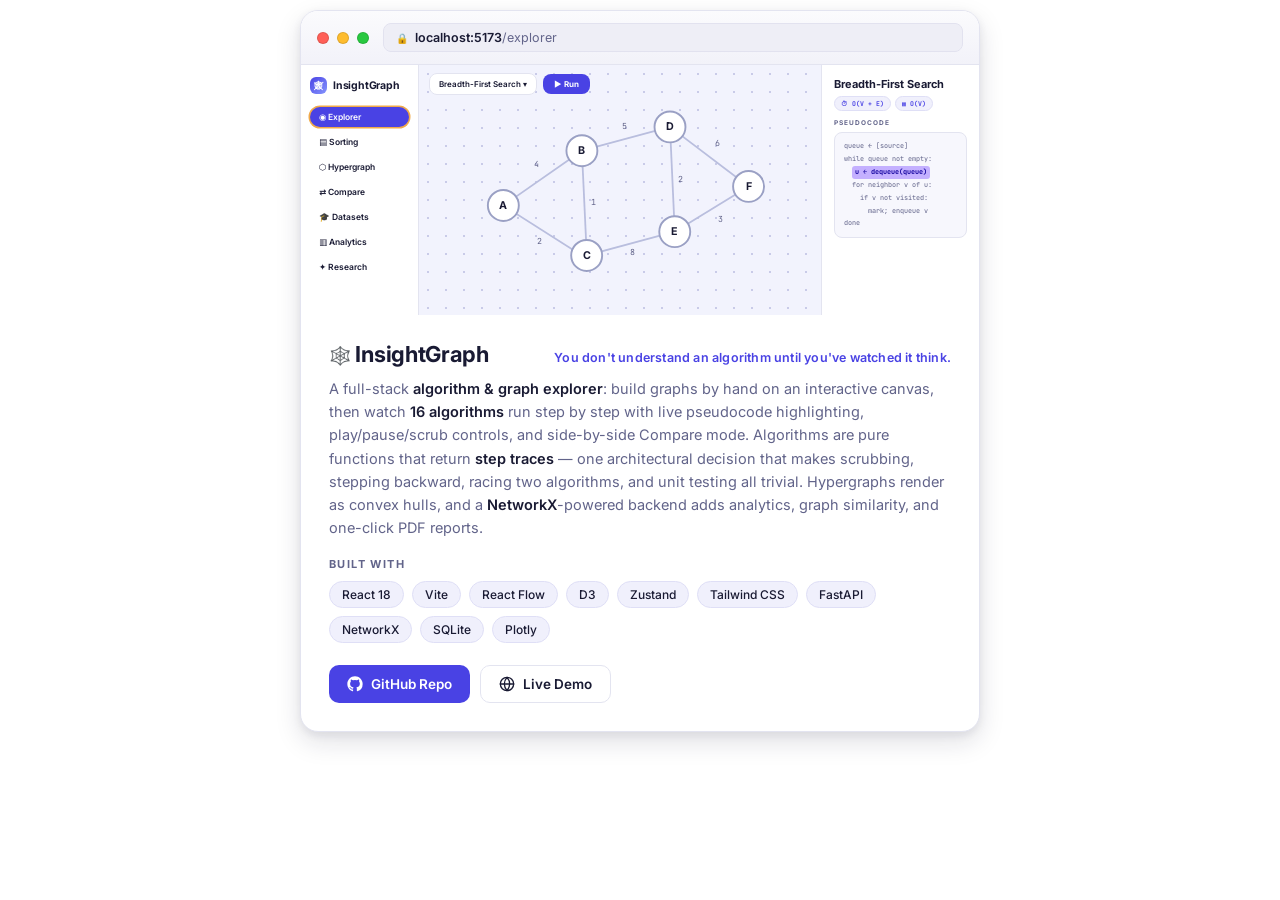
<file: assets/project/insightgraph-card.html>
<!doctype html>
<html lang="en">
  <head>
    <meta charset="UTF-8" />
    <meta name="viewport" content="width=device-width, initial-scale=1.0" />
    <title>InsightGraph — Project Card</title>
    <link rel="preconnect" href="https://fonts.googleapis.com" />
    <link
      href="https://fonts.googleapis.com/css2?family=Inter:wght@400;500;600;700&family=JetBrains+Mono:wght@500;700&display=swap"
      rel="stylesheet"
    />
    <link
      href="https://fonts.googleapis.com/css2?family=Vazirmatn:wght@500;700&display=swap"
      rel="stylesheet"
    />
    <style>
      :root {
        --page-bg: #f6f7f2;
        --ink: #191a33;
        --ink-soft: #62648a;
        --card-bg: #ffffff;
        --border: #e3e4f0;
        --brand-deep: #11009e;
        --brand: #4942e4;
        --brand-mid: #8696fe;
        --brand-pale: #c4b0ff;
        --app-bg: #f2f3fd;
        --chip-bg: #f0f0fc;
        --chip-border: #dfdff6;
        --focus-ring: #f0a94a;
        --red: #ff5f57;
        --yellow: #febc2e;
        --green-dot: #28c840;
        --shadow:
          0 10px 26px rgba(25, 26, 51, 0.13), 0 3px 8px rgba(25, 26, 51, 0.07);
      }

      /* ============ DARK MODE ============ */
      html[data-theme="dark"] {
        --ink: #e7e7f4;
        --ink-soft: #9b9dc0;
        --card-bg: #191a2b;
        --border: #2b2c42;
        --chip-bg: #232438;
        --chip-border: #383a54;
        --shadow:
          0 12px 30px rgba(0, 0, 0, 0.55), 0 4px 10px rgba(0, 0, 0, 0.4);
      }
      html[data-theme="dark"] .titlebar {
        background: linear-gradient(#1e1f30, #181926);
      }
      html[data-theme="dark"] .url-bar {
        background: #1a1b2b;
        border-color: #2b2c42;
      }
      /* preview (mini graph explorer) */
      html[data-theme="dark"] .preview {
        background: #14151f;
      }
      html[data-theme="dark"] .ig-sidebar {
        background: #191a2b;
        border-right-color: var(--border);
      }
      html[data-theme="dark"] .ig-canvas {
        background: radial-gradient(circle, #2b2c44 1px, transparent 1px);
        background-size: 18px 18px;
      }
      html[data-theme="dark"] .ig-select {
        background: #191a2b;
        border-color: var(--border);
      }
      html[data-theme="dark"] .ig-panel {
        background: #191a2b;
        border-left-color: var(--border);
      }
      html[data-theme="dark"] .ig-code {
        background: #12131f;
        border-color: var(--border);
      }
      html[data-theme="dark"] .edge {
        stroke: #3a3b57;
      }
      html[data-theme="dark"] .node circle {
        fill: #20223a;
        stroke: #4a4d70;
      }
      html[data-theme="dark"] .node text {
        fill: var(--ink);
      }
      html[data-theme="dark"] .node.v circle {
        animation-name: visit-dark;
      }
      html[data-theme="dark"] .node.v text {
        animation-name: visitText-dark;
      }
      @keyframes visit-dark {
        0%,
        100% {
          fill: #20223a;
          stroke: #4a4d70;
        }
        12% {
          fill: var(--brand);
          stroke: var(--brand-deep);
        }
        38% {
          fill: var(--brand-mid);
          stroke: var(--brand-mid);
        }
        72% {
          fill: var(--brand-mid);
          stroke: var(--brand-mid);
        }
        90% {
          fill: #20223a;
          stroke: #4a4d70;
        }
      }
      @keyframes visitText-dark {
        0%,
        100% {
          fill: var(--ink);
        }
        12% {
          fill: #ffffff;
        }
        38%,
        72% {
          fill: #ffffff;
        }
      }

      * {
        margin: 0;
        padding: 0;
        box-sizing: border-box;
      }

      body {
        background: transparent;
        font-family: "Inter", system-ui, sans-serif;
        color: var(--ink);
        display: flex;
        justify-content: center;
        padding: 10px 12px 36px;
      }

      /* ============ THE CARD ============ */
      .project-card {
        width: 100%;
        max-width: 680px;
        background: var(--card-bg);
        border: 1px solid var(--border);
        border-radius: 18px;
        box-shadow: var(--shadow);
        overflow: hidden;
        transition:
          transform 0.35s cubic-bezier(0.22, 1, 0.36, 1),
          box-shadow 0.35s ease;
      }
      .project-card:hover {
        transform: translateY(-6px);
        box-shadow:
          0 14px 32px rgba(25, 26, 51, 0.17),
          0 4px 10px rgba(25, 26, 51, 0.09);
      }

      /* ============ macOS TITLE BAR ============ */
      .titlebar {
        display: flex;
        align-items: center;
        gap: 14px;
        padding: 12px 16px;
        background: linear-gradient(#fbfbfd, #f2f2f9);
        border-bottom: 1px solid var(--border);
      }
      .traffic-lights {
        display: flex;
        gap: 8px;
        flex-shrink: 0;
      }
      .dot {
        width: 12px;
        height: 12px;
        border-radius: 50%;
        border: 0.5px solid rgba(0, 0, 0, 0.12);
        position: relative;
      }
      .dot.red {
        background: var(--red);
      }
      .dot.yellow {
        background: var(--yellow);
      }
      .dot.green {
        background: var(--green-dot);
      }
      .dot span {
        position: absolute;
        inset: 0;
        display: flex;
        align-items: center;
        justify-content: center;
        font-size: 8px;
        font-weight: 700;
        color: rgba(0, 0, 0, 0.5);
        opacity: 0;
        transition: opacity 0.15s ease;
        line-height: 1;
      }
      .traffic-lights:hover .dot span {
        opacity: 1;
      }

      .url-bar {
        flex: 1;
        display: flex;
        align-items: center;
        gap: 7px;
        background: #eeeef6;
        border: 1px solid #e2e2ef;
        border-radius: 8px;
        padding: 6px 12px;
        font-size: 12.5px;
        color: var(--ink-soft);
        min-width: 0;
      }
      .url-bar .lock {
        font-size: 10px;
      }
      .url-bar .url {
        white-space: nowrap;
        overflow: hidden;
        text-overflow: ellipsis;
      }
      .url-bar .url b {
        color: var(--ink);
        font-weight: 600;
      }

      /* ============ WINDOW CONTENT: mini InsightGraph explorer ============ */
      .preview {
        display: flex;
        height: 250px;
        background: var(--app-bg);
        overflow: hidden;
        user-select: none;
      }
      .ig-sidebar {
        width: 118px;
        background: #ffffff;
        border-right: 1px solid var(--border);
        padding: 12px 9px;
        flex-shrink: 0;
        display: flex;
        flex-direction: column;
        gap: 5px;
      }
      .ig-brand {
        display: flex;
        align-items: center;
        gap: 6px;
        font-weight: 700;
        font-size: 10.5px;
        color: var(--ink);
        margin-bottom: 8px;
        letter-spacing: -0.2px;
      }
      .ig-logo {
        width: 17px;
        height: 17px;
        border-radius: 6px;
        background: linear-gradient(135deg, var(--brand), var(--brand-mid));
        color: #fff;
        font-size: 9px;
        display: flex;
        align-items: center;
        justify-content: center;
        flex-shrink: 0;
      }
      .ig-nav {
        font-size: 8.5px;
        font-weight: 600;
        padding: 5px 9px;
        border-radius: 999px;
        color: var(--ink);
      }
      .ig-nav.active {
        background: var(--brand);
        color: #ffffff;
        box-shadow: 0 0 0 1.5px var(--focus-ring);
      }

      .ig-canvas {
        flex: 1;
        position: relative;
        min-width: 0;
        background: radial-gradient(circle, #c9cbe8 1px, transparent 1px);
        background-size: 18px 18px;
      }
      .ig-toolbar {
        position: absolute;
        top: 8px;
        left: 10px;
        right: 10px;
        display: flex;
        align-items: center;
        gap: 6px;
        z-index: 2;
      }
      .ig-select {
        background: #ffffff;
        border: 1px solid var(--border);
        border-radius: 8px;
        font-size: 8px;
        font-weight: 600;
        padding: 5px 9px;
        color: var(--ink);
        white-space: nowrap;
      }
      .ig-run {
        background: var(--brand);
        color: #ffffff;
        font-size: 8px;
        font-weight: 700;
        padding: 5px 11px;
        border-radius: 8px;
        white-space: nowrap;
      }

      .ig-svg {
        width: 100%;
        height: 100%;
      }
      .edge {
        stroke: #b9bede;
        stroke-width: 1.5;
      }
      .wlabel {
        font-family: "JetBrains Mono", monospace;
        font-size: 7px;
        fill: var(--ink-soft);
      }
      .node circle {
        fill: #ffffff;
        stroke: #9aa0c4;
        stroke-width: 1.6;
      }
      .node text {
        font-family: "Inter", sans-serif;
        font-size: 9px;
        font-weight: 700;
        fill: var(--ink);
        text-anchor: middle;
        dominant-baseline: central;
      }
      /* BFS wave: nodes light up in traversal order, then reset */
      @keyframes visit {
        0%,
        100% {
          fill: #ffffff;
          stroke: #9aa0c4;
        }
        12% {
          fill: var(--brand);
          stroke: var(--brand-deep);
        }
        38% {
          fill: var(--brand-pale);
          stroke: var(--brand-mid);
        }
        72% {
          fill: var(--brand-pale);
          stroke: var(--brand-mid);
        }
        90% {
          fill: #ffffff;
          stroke: #9aa0c4;
        }
      }
      @keyframes visitText {
        0%,
        100% {
          fill: var(--ink);
        }
        12% {
          fill: #ffffff;
        }
        38%,
        72% {
          fill: var(--brand-deep);
        }
      }
      .node.v circle {
        animation: visit 6s ease-in-out infinite;
      }
      .node.v text {
        animation: visitText 6s ease-in-out infinite;
      }
      .node.d1 circle,
      .node.d1 text {
        animation-delay: 0.7s;
      }
      .node.d2 circle,
      .node.d2 text {
        animation-delay: 1.4s;
      }
      .node.d3 circle,
      .node.d3 text {
        animation-delay: 2.1s;
      }
      .node.d4 circle,
      .node.d4 text {
        animation-delay: 2.8s;
      }
      .node.d5 circle,
      .node.d5 text {
        animation-delay: 3.5s;
      }
      @media (prefers-reduced-motion: reduce) {
        .node.v circle,
        .node.v text {
          animation: none;
        }
        .project-card,
        .project-card:hover {
          transform: none;
          transition: none;
        }
      }

      .ig-panel {
        width: 158px;
        background: #ffffff;
        border-left: 1px solid var(--border);
        padding: 12px 12px;
        flex-shrink: 0;
        overflow: hidden;
      }
      .ig-panel .pt {
        font-size: 11px;
        font-weight: 700;
        color: var(--ink);
        margin-bottom: 5px;
      }
      .ig-badges {
        display: flex;
        gap: 4px;
        margin-bottom: 8px;
      }
      .ig-badge {
        font-family: "JetBrains Mono", monospace;
        font-size: 6.5px;
        font-weight: 700;
        color: var(--brand);
        background: var(--chip-bg);
        border: 1px solid var(--chip-border);
        padding: 2px 6px;
        border-radius: 999px;
        white-space: nowrap;
      }
      .ig-pl {
        font-size: 6.5px;
        font-weight: 700;
        letter-spacing: 1px;
        color: var(--ink-soft);
        margin-bottom: 5px;
      }
      .ig-code {
        font-family: "JetBrains Mono", monospace;
        font-size: 6.8px;
        line-height: 1.9;
        color: var(--ink-soft);
        background: #f7f7fd;
        border: 1px solid var(--border);
        border-radius: 8px;
        padding: 7px 9px;
        white-space: nowrap;
        overflow: hidden;
      }
      .ig-code .hl {
        display: inline-block;
        background: var(--brand-pale);
        color: var(--brand-deep);
        border-radius: 3px;
        padding: 0 3px;
        font-weight: 700;
      }

      /* ============ PROJECT INFO ============ */
      .info {
        padding: 26px 28px 28px;
      }
      .info-head {
        display: flex;
        align-items: baseline;
        justify-content: space-between;
        gap: 12px;
        flex-wrap: wrap;
        margin-bottom: 6px;
      }
      .info h2 {
        font-size: 22px;
        font-weight: 700;
        letter-spacing: -0.3px;
      }
      .info h2 .icon {
        font-size: 18px;
      }
      .tagline {
        font-size: 12.5px;
        font-weight: 600;
        color: var(--brand);
        letter-spacing: 0.2px;
      }
      .desc {
        font-size: 14.5px;
        line-height: 1.6;
        color: var(--ink-soft);
        margin: 10px 0 18px;
      }
      .desc b {
        color: var(--ink);
        font-weight: 600;
      }

      .tech-label {
        font-size: 11px;
        font-weight: 700;
        letter-spacing: 1.4px;
        text-transform: uppercase;
        color: var(--ink-soft);
        margin-bottom: 10px;
      }
      .tech-chips {
        display: flex;
        flex-wrap: wrap;
        gap: 8px;
        margin-bottom: 22px;
      }
      .chip {
        font-size: 12px;
        font-weight: 500;
        padding: 5px 12px;
        border-radius: 999px;
        background: var(--chip-bg);
        border: 1px solid var(--chip-border);
        color: var(--ink);
      }

      .links {
        display: flex;
        gap: 10px;
        flex-wrap: wrap;
      }
      .btn {
        display: inline-flex;
        align-items: center;
        gap: 8px;
        font-size: 13.5px;
        font-weight: 600;
        text-decoration: none;
        padding: 10px 18px;
        border-radius: 10px;
        transition:
          transform 0.15s ease,
          background 0.15s ease,
          border-color 0.15s ease;
      }
      .btn:active {
        transform: scale(0.97);
      }
      .btn.primary {
        background: var(--brand);
        color: #ffffff;
      }
      .btn.primary:hover {
        background: var(--brand-deep);
      }
      .btn.ghost {
        background: transparent;
        color: var(--ink);
        border: 1.5px solid var(--border);
      }
      .btn.ghost:hover {
        border-color: var(--brand);
      }
      .btn svg {
        width: 16px;
        height: 16px;
      }

      @media (max-width: 560px) {
        .ig-panel {
          display: none;
        }
      }
      @media (max-width: 440px) {
        .ig-sidebar {
          display: none;
        }
        .info {
          padding: 22px 20px 24px;
        }
      }

      /* ============ FA LANGUAGE SUPPORT ============ */
      .fa-only {
        display: none;
      }
      html[lang="fa"] .en-only {
        display: none;
      }
      html[lang="fa"] .fa-only {
        display: revert;
      }
      html[lang="fa"] .info {
        direction: rtl;
        font-family: "Vazirmatn", "Inter", system-ui, sans-serif;
      }
      html[lang="fa"] .desc {
        line-height: 1.95;
      }
      html[lang="fa"] .tech-label {
        letter-spacing: 0;
      }
    </style>
  </head>
  <body>
    <article class="project-card">
      <!-- macOS browser chrome -->
      <div class="titlebar">
        <div class="traffic-lights" aria-hidden="true">
          <div class="dot red"><span>×</span></div>
          <div class="dot yellow"><span>−</span></div>
          <div class="dot green"><span>+</span></div>
        </div>
        <div class="url-bar">
          <span class="lock">🔒</span>
          <span class="url"><b>localhost:5173</b>/explorer</span>
        </div>
      </div>

      <!-- Window content: mini algorithm explorer with a looping BFS run -->
      <div
        class="preview"
        aria-label="Preview of the InsightGraph explorer running BFS"
      >
        <div class="ig-sidebar">
          <div class="ig-brand">
            <span class="ig-logo">🕸</span> InsightGraph
          </div>
          <div class="ig-nav active">◉ Explorer</div>
          <div class="ig-nav">▤ Sorting</div>
          <div class="ig-nav">⬡ Hypergraph</div>
          <div class="ig-nav">⇄ Compare</div>
          <div class="ig-nav">🎓 Datasets</div>
          <div class="ig-nav">▥ Analytics</div>
          <div class="ig-nav">✦ Research</div>
        </div>

        <div class="ig-canvas">
          <div class="ig-toolbar">
            <span class="ig-select">Breadth-First Search ▾</span>
            <span class="ig-run">▶ Run</span>
          </div>
          <svg
            class="ig-svg"
            viewBox="0 0 300 210"
            xmlns="http://www.w3.org/2000/svg"
          >
            <!-- edges -->
            <line class="edge" x1="52" y1="118" x2="118" y2="72" />
            <line class="edge" x1="52" y1="118" x2="118" y2="160" />
            <line class="edge" x1="118" y1="72" x2="122" y2="158" />
            <line class="edge" x1="118" y1="72" x2="192" y2="52" />
            <line class="edge" x1="192" y1="52" x2="196" y2="140" />
            <line class="edge" x1="122" y1="160" x2="196" y2="140" />
            <line class="edge" x1="192" y1="52" x2="258" y2="102" />
            <line class="edge" x1="196" y1="140" x2="258" y2="102" />
            <!-- weights -->
            <text class="wlabel" x="78" y="86">4</text>
            <text class="wlabel" x="80" y="150">2</text>
            <text class="wlabel" x="126" y="118">1</text>
            <text class="wlabel" x="152" y="54">5</text>
            <text class="wlabel" x="199" y="98">2</text>
            <text class="wlabel" x="158" y="160">8</text>
            <text class="wlabel" x="230" y="68">6</text>
            <text class="wlabel" x="232" y="132">3</text>
            <!-- nodes (BFS order: A → B → C → D → E → F) -->
            <g class="node v">
              <circle cx="52" cy="118" r="13" />
              <text x="52" y="118">A</text>
            </g>
            <g class="node v d1">
              <circle cx="118" cy="72" r="13" />
              <text x="118" y="72">B</text>
            </g>
            <g class="node v d2">
              <circle cx="122" cy="160" r="13" />
              <text x="122" y="160">C</text>
            </g>
            <g class="node v d3">
              <circle cx="192" cy="52" r="13" />
              <text x="192" y="52">D</text>
            </g>
            <g class="node v d4">
              <circle cx="196" cy="140" r="13" />
              <text x="196" y="140">E</text>
            </g>
            <g class="node v d5">
              <circle cx="258" cy="102" r="13" />
              <text x="258" y="102">F</text>
            </g>
          </svg>
        </div>

        <div class="ig-panel">
          <div class="pt">Breadth-First Search</div>
          <div class="ig-badges">
            <span class="ig-badge">⏱ O(V + E)</span>
            <span class="ig-badge">▦ O(V)</span>
          </div>
          <div class="ig-pl">PSEUDOCODE</div>
          <div class="ig-code">
            queue ← [source]<br />
            while queue not empty:<br />
            &nbsp;&nbsp;<span class="hl">u ← dequeue(queue)</span><br />
            &nbsp;&nbsp;for neighbor v of u:<br />
            &nbsp;&nbsp;&nbsp;&nbsp;if v not visited:<br />
            &nbsp;&nbsp;&nbsp;&nbsp;&nbsp;&nbsp;mark; enqueue v<br />
            done
          </div>
        </div>
      </div>

      <!-- Project info -->
      <div class="info">
        <div class="info-head">
          <h2><span class="icon">🕸️</span> InsightGraph</h2>
          <span class="tagline"
            ><span class="en-only"
              >You don't understand an algorithm until you've watched it
              think.</span
            ><span class="fa-only"
              >یک الگوریتم را تا وقتی فکر کردنش را تماشا نکرده‌ای،
              نفهمیده‌ای.</span
            ></span
          >
        </div>
        <p class="desc en-only">
          A full-stack <b>algorithm &amp; graph explorer</b>: build graphs by
          hand on an interactive canvas, then watch <b>16 algorithms</b> run
          step by step with live pseudocode highlighting, play/pause/scrub
          controls, and side-by-side Compare mode. Algorithms are pure functions
          that return <b>step traces</b> — one architectural decision that makes
          scrubbing, stepping backward, racing two algorithms, and unit testing
          all trivial. Hypergraphs render as convex hulls, and a
          <b>NetworkX</b>-powered backend adds analytics, graph similarity, and
          one-click PDF reports.
        </p>
        <p class="desc fa-only">
          یک <b>کاوشگر فول‌استک الگوریتم و گراف</b>: گراف را روی بوم تعاملی
          بسازید و اجرای گام‌به‌گام <b>۱۶ الگوریتم</b> را با هایلایت زنده
          شبه‌کد، کنترل‌های پخش/توقف/جابه‌جایی و حالت مقایسه کنار هم تماشا کنید.
          الگوریتم‌ها توابع خالصی هستند که <b>ردپای گام</b> برمی‌گردانند — یک
          تصمیم معماری که جابه‌جایی در زمان، گام به عقب، مسابقه دو الگوریتم و
          تست واحد را ساده می‌کند. هایپرگراف‌ها به‌صورت پوسته محدب رسم می‌شوند و
          بک‌اند مبتنی بر <b>NetworkX</b> تحلیل، سنجش شباهت گراف و خروجی PDF
          یک‌کلیکی اضافه می‌کند.
        </p>

        <div class="tech-label">
          <span class="en-only">Built with</span
          ><span class="fa-only">ساخته‌شده با</span>
        </div>
        <div class="tech-chips">
          <span class="chip">React 18</span>
          <span class="chip">Vite</span>
          <span class="chip">React Flow</span>
          <span class="chip">D3</span>
          <span class="chip">Zustand</span>
          <span class="chip">Tailwind CSS</span>
          <span class="chip">FastAPI</span>
          <span class="chip">NetworkX</span>
          <span class="chip">SQLite</span>
          <span class="chip">Plotly</span>
        </div>

        <div class="links">
          <a
            class="btn primary"
            href="https://github.com/imgigin2003/InsightGraph"
            target="_blank"
            rel="noopener"
          >
            <svg viewBox="0 0 24 24" fill="currentColor">
              <path
                d="M12 .5C5.65.5.5 5.65.5 12c0 5.08 3.29 9.39 7.86 10.91.58.11.79-.25.79-.55 0-.27-.01-1.17-.02-2.12-3.2.7-3.88-1.36-3.88-1.36-.52-1.33-1.28-1.68-1.28-1.68-1.04-.71.08-.7.08-.7 1.15.08 1.76 1.18 1.76 1.18 1.03 1.76 2.7 1.25 3.36.96.1-.75.4-1.25.72-1.54-2.55-.29-5.24-1.28-5.24-5.69 0-1.26.45-2.28 1.18-3.09-.12-.29-.51-1.46.11-3.04 0 0 .96-.31 3.15 1.18a10.9 10.9 0 0 1 5.74 0c2.19-1.49 3.15-1.18 3.15-1.18.62 1.58.23 2.75.11 3.04.74.81 1.18 1.83 1.18 3.09 0 4.42-2.7 5.39-5.27 5.68.41.36.78 1.06.78 2.14 0 1.54-.02 2.79-.02 3.17 0 .31.21.67.8.55A11.51 11.51 0 0 0 23.5 12C23.5 5.65 18.35.5 12 .5z"
              />
            </svg>
            <span class="en-only">GitHub Repo</span
            ><span class="fa-only">مخزن گیت‌هاب</span>
          </a>
          <a
            class="btn ghost"
            href="https://insight-graph-alpha.vercel.app/"
            target="_blank"
            rel="noopener"
          >
            <svg
              viewBox="0 0 24 24"
              fill="none"
              stroke="currentColor"
              stroke-width="2"
              stroke-linecap="round"
              stroke-linejoin="round"
            >
              <circle cx="12" cy="12" r="10" />
              <line x1="2" y1="12" x2="22" y2="12" />
              <path
                d="M12 2a15.3 15.3 0 0 1 4 10 15.3 15.3 0 0 1-4 10 15.3 15.3 0 0 1-4-10 15.3 15.3 0 0 1 4-10z"
              />
            </svg>
            <span class="en-only">Live Demo</span
            ><span class="fa-only">دموی زنده</span>
          </a>
        </div>
      </div>
    </article>
  </body>
</html>
</file>
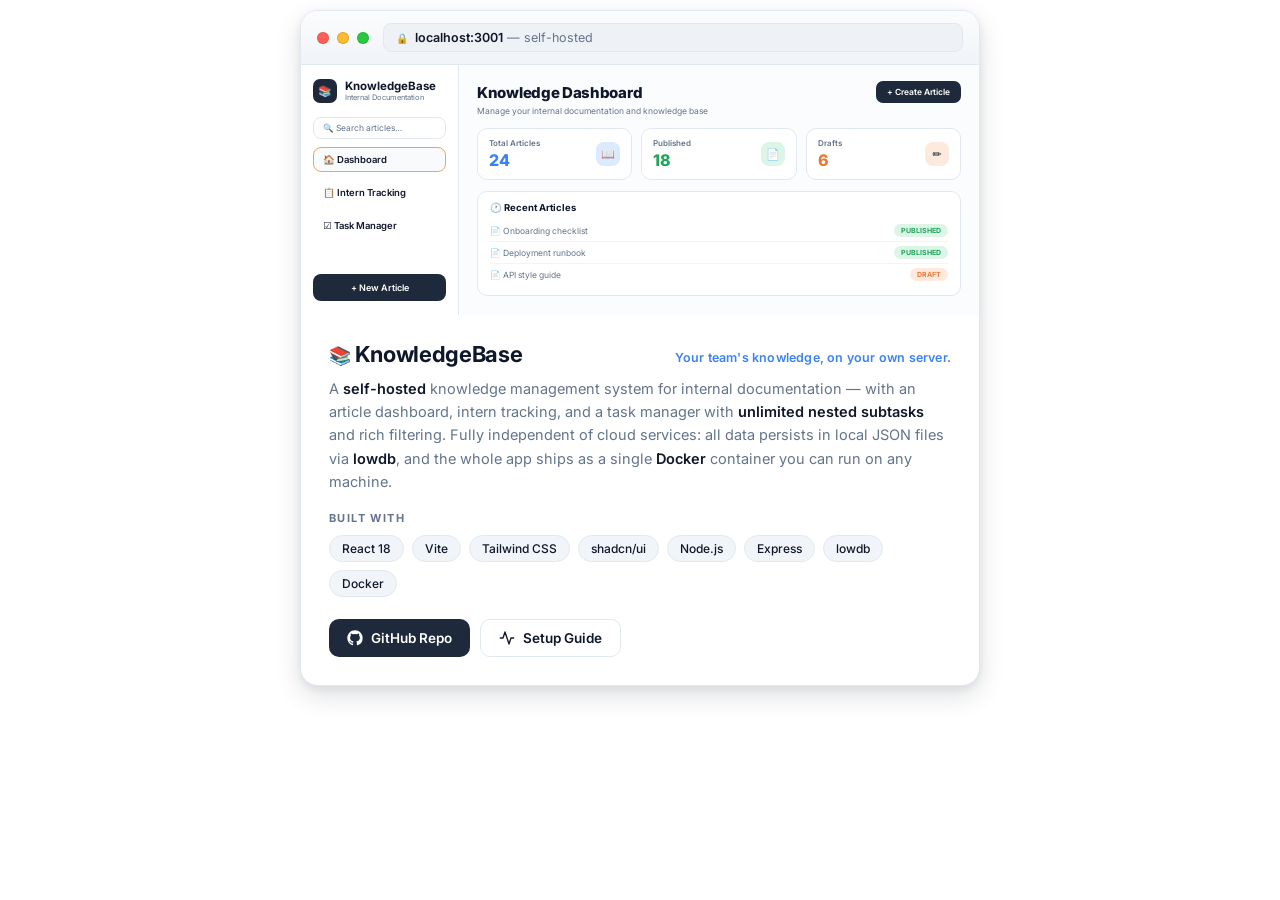
<file: assets/project/knowledgebase-card.html>
<!DOCTYPE html>
<html lang="en">
<head>
<meta charset="UTF-8">
<meta name="viewport" content="width=device-width, initial-scale=1.0">
<title>KnowledgeBase — Project Card</title>
<link rel="preconnect" href="https://fonts.googleapis.com">
<link href="https://fonts.googleapis.com/css2?family=Inter:wght@400;500;600;700;800&family=JetBrains+Mono:wght@500;700&display=swap" rel="stylesheet">
<link href="https://fonts.googleapis.com/css2?family=Vazirmatn:wght@500;700&display=swap" rel="stylesheet">
<style>
  :root {
    --page-bg: #f6f7f2;
    --ink: #0f172a;
    --ink-soft: #64748b;
    --card-bg: #ffffff;
    --border: #e2e8f0;
    --slate-deep: #1e293b;
    --blue: #3b82f6;
    --blue-pale: #dbeafe;
    --green: #22a55b;
    --green-pale: #dcf5e6;
    --orange: #ea7a3b;
    --orange-pale: #fdeadd;
    --focus-ring: #f0a94a;
    --chip-bg: #f1f5f9;
    --chip-border: #e2e8f0;
    --red: #ff5f57;
    --yellow: #febc2e;
    --green-dot: #28c840;
    --shadow: 0 10px 26px rgba(15, 23, 42, 0.13), 0 3px 8px rgba(15, 23, 42, 0.07);
  }

  /* ============ DARK MODE ============ */
  html[data-theme="dark"] {
    --ink: #e6ecf5;
    --ink-soft: #94a1b8;
    --card-bg: #131a26;
    --border: #26303f;
    --chip-bg: #1d2735;
    --chip-border: #303c4d;
    --shadow: 0 12px 30px rgba(0,0,0,0.55), 0 4px 10px rgba(0,0,0,0.4);
  }
  html[data-theme="dark"] .titlebar { background: linear-gradient(#1a2130, #141a26); }
  html[data-theme="dark"] .url-bar { background: #18202c; border-color: #26303f; }
  /* preview (mini dashboard) */
  html[data-theme="dark"] .preview { background: #131a26; }
  html[data-theme="dark"] .kb-main { background: #10151f; }
  html[data-theme="dark"] .kb-nav.active { background: #1d2735; border-color: var(--focus-ring); }
  html[data-theme="dark"] .kb-stat { background: #1a2331; border-color: var(--border); }
  html[data-theme="dark"] .kb-recent { background: #1a2331; border-color: var(--border); }
  html[data-theme="dark"] .kb-row { border-top-color: #26303f; }
  html[data-theme="dark"] .kb-stat.blue .kb-ico { background: #17314d; }
  html[data-theme="dark"] .kb-stat.green .kb-ico { background: #13351f; }
  html[data-theme="dark"] .kb-stat.orange .kb-ico { background: #3a2312; }
  html[data-theme="dark"] .pill.pub { background: #13351f; color: var(--green); }
  html[data-theme="dark"] .pill.dft { background: #3a2312; color: var(--orange); }

  * { margin: 0; padding: 0; box-sizing: border-box; }

  body {
    background: transparent;
    font-family: 'Inter', system-ui, sans-serif;
    color: var(--ink);
    display: flex;
    justify-content: center;
    padding: 10px 12px 36px;
  }

  /* ============ THE CARD ============ */
  .project-card {
    width: 100%;
    max-width: 680px;
    background: var(--card-bg);
    border: 1px solid var(--border);
    border-radius: 18px;
    box-shadow: var(--shadow);
    overflow: hidden;
    transition: transform 0.35s cubic-bezier(0.22, 1, 0.36, 1), box-shadow 0.35s ease;
  }
  .project-card:hover {
    transform: translateY(-6px);
    box-shadow: 0 14px 32px rgba(15, 23, 42, 0.17), 0 4px 10px rgba(15, 23, 42, 0.09);
  }

  /* ============ macOS TITLE BAR ============ */
  .titlebar {
    display: flex;
    align-items: center;
    gap: 14px;
    padding: 12px 16px;
    background: linear-gradient(#fbfcfd, #f1f4f8);
    border-bottom: 1px solid var(--border);
  }
  .traffic-lights { display: flex; gap: 8px; flex-shrink: 0; }
  .dot {
    width: 12px; height: 12px; border-radius: 50%;
    border: 0.5px solid rgba(0,0,0,0.12);
    position: relative;
  }
  .dot.red    { background: var(--red); }
  .dot.yellow { background: var(--yellow); }
  .dot.green  { background: var(--green-dot); }
  .dot span {
    position: absolute; inset: 0;
    display: flex; align-items: center; justify-content: center;
    font-size: 8px; font-weight: 700; color: rgba(0,0,0,0.5);
    opacity: 0; transition: opacity 0.15s ease;
    line-height: 1;
  }
  .traffic-lights:hover .dot span { opacity: 1; }

  .url-bar {
    flex: 1;
    display: flex;
    align-items: center;
    gap: 7px;
    background: #eef1f5;
    border: 1px solid #e3e8ef;
    border-radius: 8px;
    padding: 6px 12px;
    font-size: 12.5px;
    color: var(--ink-soft);
    min-width: 0;
  }
  .url-bar .lock { font-size: 10px; }
  .url-bar .url {
    white-space: nowrap; overflow: hidden; text-overflow: ellipsis;
  }
  .url-bar .url b { color: var(--ink); font-weight: 600; }

  /* ============ WINDOW CONTENT: mini KnowledgeBase dashboard ============ */
  .preview {
    display: flex;
    height: 250px;
    background: #ffffff;
    overflow: hidden;
    user-select: none;
  }
  .kb-sidebar {
    width: 158px;
    border-right: 1px solid var(--border);
    padding: 14px 12px;
    flex-shrink: 0;
    display: flex;
    flex-direction: column;
    gap: 8px;
  }
  .kb-brand {
    display: flex;
    align-items: center;
    gap: 8px;
    margin-bottom: 6px;
  }
  .kb-logo {
    width: 24px; height: 24px;
    background: var(--slate-deep);
    border-radius: 7px;
    color: #ffffff;
    font-size: 11px;
    display: flex; align-items: center; justify-content: center;
    flex-shrink: 0;
  }
  .kb-brand .t { font-weight: 700; font-size: 11.5px; line-height: 1.15; }
  .kb-brand .s { font-size: 7.5px; color: var(--ink-soft); }
  .kb-search {
    display: flex;
    align-items: center;
    gap: 6px;
    border: 1px solid var(--border);
    border-radius: 8px;
    padding: 5px 9px;
    font-size: 8.5px;
    color: var(--ink-soft);
  }
  .kb-nav {
    display: flex;
    align-items: center;
    gap: 7px;
    font-size: 9.5px;
    font-weight: 600;
    padding: 6px 9px;
    border-radius: 8px;
    border: 1.5px solid transparent;
    color: var(--ink);
  }
  .kb-nav.active {
    border-color: var(--focus-ring);
    background: #f8fafc;
  }
  .kb-new {
    margin-top: auto;
    background: var(--slate-deep);
    color: #ffffff;
    font-size: 9px;
    font-weight: 600;
    text-align: center;
    padding: 8px 0;
    border-radius: 8px;
  }

  .kb-main {
    flex: 1;
    padding: 16px 18px;
    min-width: 0;
    background: #fbfcfe;
  }
  .kb-head {
    display: flex;
    align-items: center;
    justify-content: space-between;
    margin-bottom: 3px;
  }
  .kb-title {
    font-size: 15px;
    font-weight: 800;
    letter-spacing: -0.3px;
  }
  .kb-create {
    background: var(--slate-deep);
    color: #ffffff;
    font-size: 8.5px;
    font-weight: 600;
    padding: 6px 11px;
    border-radius: 7px;
    white-space: nowrap;
  }
  .kb-sub {
    font-size: 8.5px;
    color: var(--ink-soft);
    margin-bottom: 12px;
  }

  .kb-stats {
    display: grid;
    grid-template-columns: repeat(3, 1fr);
    gap: 9px;
    margin-bottom: 11px;
  }
  .kb-stat {
    background: #ffffff;
    border: 1px solid var(--border);
    border-radius: 10px;
    padding: 9px 11px;
    display: flex;
    align-items: center;
    justify-content: space-between;
    gap: 6px;
  }
  .kb-stat .k { font-size: 8px; font-weight: 600; color: var(--ink-soft); margin-bottom: 2px; white-space: nowrap; }
  .kb-stat .v { font-size: 16px; font-weight: 800; }
  .kb-stat.blue .v   { color: var(--blue); }
  .kb-stat.green .v  { color: var(--green); }
  .kb-stat.orange .v { color: var(--orange); }
  .kb-ico {
    width: 24px; height: 24px;
    border-radius: 8px;
    display: flex; align-items: center; justify-content: center;
    font-size: 11px;
    flex-shrink: 0;
  }
  .kb-stat.blue .kb-ico   { background: var(--blue-pale); }
  .kb-stat.green .kb-ico  { background: var(--green-pale); }
  .kb-stat.orange .kb-ico { background: var(--orange-pale); }

  .kb-recent {
    background: #ffffff;
    border: 1px solid var(--border);
    border-radius: 10px;
    padding: 10px 12px;
  }
  .kb-recent .rt {
    font-size: 9.5px;
    font-weight: 700;
    margin-bottom: 7px;
  }
  .kb-row {
    display: flex;
    align-items: center;
    gap: 7px;
    font-size: 8.5px;
    color: var(--ink-soft);
    padding: 4px 0;
    border-top: 1px solid #f1f5f9;
  }
  .kb-row .pill {
    margin-left: auto;
    font-size: 7px;
    font-weight: 700;
    padding: 2px 7px;
    border-radius: 999px;
  }
  .pill.pub { background: var(--green-pale); color: var(--green); }
  .pill.dft { background: var(--orange-pale); color: var(--orange); }

  @media (prefers-reduced-motion: reduce) {
    .project-card, .project-card:hover { transform: none; transition: none; }
  }

  /* ============ PROJECT INFO ============ */
  .info { padding: 26px 28px 28px; }
  .info-head {
    display: flex;
    align-items: baseline;
    justify-content: space-between;
    gap: 12px;
    flex-wrap: wrap;
    margin-bottom: 6px;
  }
  .info h2 {
    font-size: 22px;
    font-weight: 700;
    letter-spacing: -0.3px;
  }
  .info h2 .icon { font-size: 18px; }
  .tagline {
    font-size: 12.5px;
    font-weight: 600;
    color: var(--blue);
    letter-spacing: 0.2px;
  }
  .desc {
    font-size: 14.5px;
    line-height: 1.6;
    color: var(--ink-soft);
    margin: 10px 0 18px;
  }
  .desc b { color: var(--ink); font-weight: 600; }

  .tech-label {
    font-size: 11px;
    font-weight: 700;
    letter-spacing: 1.4px;
    text-transform: uppercase;
    color: var(--ink-soft);
    margin-bottom: 10px;
  }
  .tech-chips {
    display: flex;
    flex-wrap: wrap;
    gap: 8px;
    margin-bottom: 22px;
  }
  .chip {
    font-size: 12px;
    font-weight: 500;
    padding: 5px 12px;
    border-radius: 999px;
    background: var(--chip-bg);
    border: 1px solid var(--chip-border);
    color: var(--ink);
  }

  .links { display: flex; gap: 10px; flex-wrap: wrap; }
  .btn {
    display: inline-flex;
    align-items: center;
    gap: 8px;
    font-size: 13.5px;
    font-weight: 600;
    text-decoration: none;
    padding: 10px 18px;
    border-radius: 10px;
    transition: transform 0.15s ease, background 0.15s ease, border-color 0.15s ease;
  }
  .btn:active { transform: scale(0.97); }
  .btn.primary {
    background: var(--slate-deep);
    color: #ffffff;
  }
  .btn.primary:hover { background: #0f172a; }
  .btn.ghost {
    background: transparent;
    color: var(--ink);
    border: 1.5px solid var(--border);
  }
  .btn.ghost:hover { border-color: var(--blue); }
  .btn svg { width: 16px; height: 16px; }

  @media (max-width: 520px) {
    .kb-sidebar { display: none; }
    .preview { height: auto; }
    .info { padding: 22px 20px 24px; }
  }

  /* ============ FA LANGUAGE SUPPORT ============ */
  .fa-only { display: none; }
  html[lang="fa"] .en-only { display: none; }
  html[lang="fa"] .fa-only { display: revert; }
  html[lang="fa"] .info {
    direction: rtl;
    font-family: 'Vazirmatn', 'Inter', system-ui, sans-serif;
  }
  html[lang="fa"] .desc { line-height: 1.95; }
  html[lang="fa"] .tech-label { letter-spacing: 0; }
</style>
</head>
<body>

<article class="project-card">

  <!-- macOS browser chrome -->
  <div class="titlebar">
    <div class="traffic-lights" aria-hidden="true">
      <div class="dot red"><span>×</span></div>
      <div class="dot yellow"><span>−</span></div>
      <div class="dot green"><span>+</span></div>
    </div>
    <div class="url-bar">
      <span class="lock">🔒</span>
      <span class="url"><b>localhost:3001</b> — self-hosted</span>
    </div>
  </div>

  <!-- Window content: mini KnowledgeBase dashboard -->
  <div class="preview" aria-label="Preview of the KnowledgeBase dashboard">
    <div class="kb-sidebar">
      <div class="kb-brand">
        <span class="kb-logo">📚</span>
        <div>
          <div class="t">KnowledgeBase</div>
          <div class="s">Internal Documentation</div>
        </div>
      </div>
      <div class="kb-search">🔍 Search articles…</div>
      <div class="kb-nav active">🏠 Dashboard</div>
      <div class="kb-nav">📋 Intern Tracking</div>
      <div class="kb-nav">☑️ Task Manager</div>
      <div class="kb-new">+ New Article</div>
    </div>

    <div class="kb-main">
      <div class="kb-head">
        <div class="kb-title">Knowledge Dashboard</div>
        <div class="kb-create">+ Create Article</div>
      </div>
      <div class="kb-sub">Manage your internal documentation and knowledge base</div>

      <div class="kb-stats">
        <div class="kb-stat blue">
          <div><div class="k">Total Articles</div><div class="v">24</div></div>
          <div class="kb-ico">📖</div>
        </div>
        <div class="kb-stat green">
          <div><div class="k">Published</div><div class="v">18</div></div>
          <div class="kb-ico">📄</div>
        </div>
        <div class="kb-stat orange">
          <div><div class="k">Drafts</div><div class="v">6</div></div>
          <div class="kb-ico">✏️</div>
        </div>
      </div>

      <div class="kb-recent">
        <div class="rt">🕐 Recent Articles</div>
        <div class="kb-row" style="border-top:none;">📄 Onboarding checklist <span class="pill pub">PUBLISHED</span></div>
        <div class="kb-row">📄 Deployment runbook <span class="pill pub">PUBLISHED</span></div>
        <div class="kb-row">📄 API style guide <span class="pill dft">DRAFT</span></div>
      </div>
    </div>
  </div>

  <!-- Project info -->
  <div class="info">
    <div class="info-head">
      <h2><span class="icon">📚</span> KnowledgeBase</h2>
      <span class="tagline"><span class="en-only">Your team's knowledge, on your own server.</span><span class="fa-only">دانش تیم شما، روی سرور خودتان.</span></span>
    </div>
    <p class="desc en-only">
      A <b>self-hosted</b> knowledge management system for internal documentation — with an
      article dashboard, intern tracking, and a task manager with <b>unlimited nested
      subtasks</b> and rich filtering. Fully independent of cloud services: all data
      persists in local JSON files via <b>lowdb</b>, and the whole app ships as a single
      <b>Docker</b> container you can run on any machine.
    </p>
    <p class="desc fa-only">یک سیستم مدیریت دانش <b>سلف-هاست</b> برای مستندات داخلی — با داشبورد مقاله‌ها، پیگیری کارآموزها و مدیریت وظایف با <b>زیروظیفه‌های تودرتوی نامحدود</b> و فیلترهای متنوع. کاملاً مستقل از سرویس‌های ابری: همه داده‌ها در فایل‌های JSON محلی با <b>lowdb</b> ذخیره می‌شود و کل اپ در قالب یک کانتینر <b>Docker</b> روی هر ماشینی اجرا می‌شود.</p>

    <div class="tech-label"><span class="en-only">Built with</span><span class="fa-only">ساخته‌شده با</span></div>
    <div class="tech-chips">
      <span class="chip">React 18</span>
      <span class="chip">Vite</span>
      <span class="chip">Tailwind CSS</span>
      <span class="chip">shadcn/ui</span>
      <span class="chip">Node.js</span>
      <span class="chip">Express</span>
      <span class="chip">lowdb</span>
      <span class="chip">Docker</span>
    </div>

    <div class="links">
      <a class="btn primary" href="https://github.com/imgigin2003/KnowledgeBase" target="_blank" rel="noopener">
        <svg viewBox="0 0 24 24" fill="currentColor"><path d="M12 .5C5.65.5.5 5.65.5 12c0 5.08 3.29 9.39 7.86 10.91.58.11.79-.25.79-.55 0-.27-.01-1.17-.02-2.12-3.2.7-3.88-1.36-3.88-1.36-.52-1.33-1.28-1.68-1.28-1.68-1.04-.71.08-.7.08-.7 1.15.08 1.76 1.18 1.76 1.18 1.03 1.76 2.7 1.25 3.36.96.1-.75.4-1.25.72-1.54-2.55-.29-5.24-1.28-5.24-5.69 0-1.26.45-2.28 1.18-3.09-.12-.29-.51-1.46.11-3.04 0 0 .96-.31 3.15 1.18a10.9 10.9 0 0 1 5.74 0c2.19-1.49 3.15-1.18 3.15-1.18.62 1.58.23 2.75.11 3.04.74.81 1.18 1.83 1.18 3.09 0 4.42-2.7 5.39-5.27 5.68.41.36.78 1.06.78 2.14 0 1.54-.02 2.79-.02 3.17 0 .31.21.67.8.55A11.51 11.51 0 0 0 23.5 12C23.5 5.65 18.35.5 12 .5z"/></svg>
        <span class="en-only">GitHub Repo</span><span class="fa-only">مخزن گیت‌هاب</span>
      </a>
      <a class="btn ghost" href="https://github.com/imgigin2003/KnowledgeBase#-knowledge-weave---complete-installation-and-setup-guide" target="_blank" rel="noopener">
        <svg viewBox="0 0 24 24" fill="none" stroke="currentColor" stroke-width="2" stroke-linecap="round" stroke-linejoin="round"><path d="M22 12h-4l-3 9L9 3l-3 9H2"/></svg>
        <span class="en-only">Setup Guide</span><span class="fa-only">راهنمای نصب</span>
      </a>
    </div>
  </div>

</article>

</body>
</html>
</file>
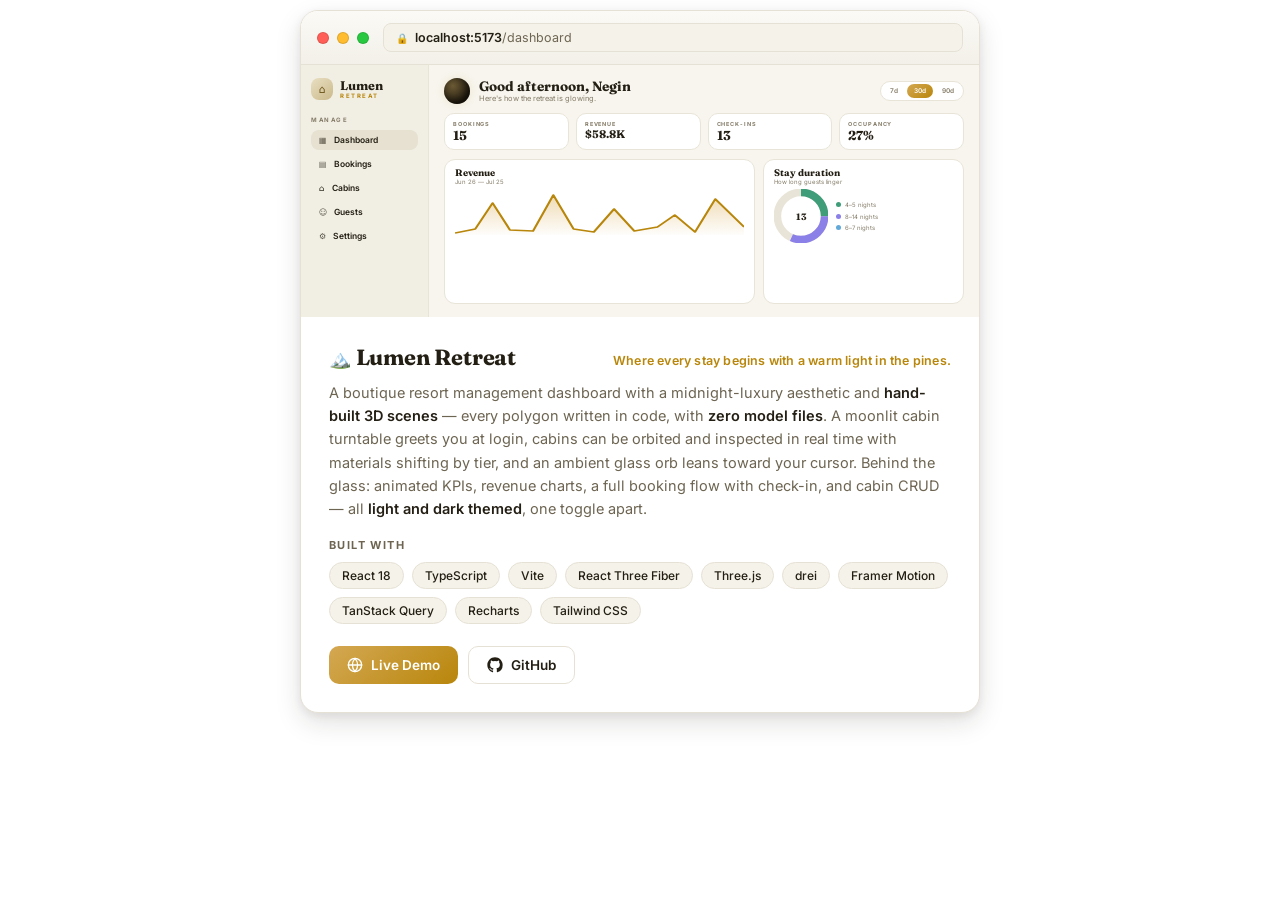
<file: assets/project/lumen-retreat-card.html>
<!doctype html>
<html lang="en">
  <head>
    <meta charset="UTF-8" />
    <meta name="viewport" content="width=device-width, initial-scale=1.0" />
    <title>Lumen Retreat — Project Card</title>
    <link rel="preconnect" href="https://fonts.googleapis.com" />
    <link
      href="https://fonts.googleapis.com/css2?family=Fraunces:opsz,wght@9..144,600;9..144,700&family=Inter:wght@400;500;600;700&display=swap"
      rel="stylesheet"
    />
    <link
      href="https://fonts.googleapis.com/css2?family=Vazirmatn:wght@500;700&display=swap"
      rel="stylesheet"
    />
    <style>
      /* ---------- LIGHT (default) ---------- */
      :root {
        --ink: #241f14;
        --ink-soft: #6d6552;
        --card-bg: #ffffff;
        --border: #e6e1d5;
        --amber: #b8860b;
        --amber-deep: #8f6708;
        --amber-soft: #d4a853;
        --teal: #3f9d7a;
        --violet: #8b7fe8;
        --chip-bg: #f5f2e9;
        --chip-border: #e6e1d5;
        /* app preview */
        --app-bg: #f7f5ee;
        --app-panel: #ffffff;
        --app-line: #e9e4d8;
        --app-ink: #241f14;
        --app-dim: #857c68;
        --app-side: #f1eee4;
        --app-active: #e6e1d0;
        --shadow:
          0 10px 26px rgba(36, 31, 20, 0.13), 0 3px 8px rgba(36, 31, 20, 0.07);
        --shadow-hover:
          0 14px 32px rgba(36, 31, 20, 0.17), 0 4px 10px rgba(36, 31, 20, 0.09);
      }

      /* ---------- DARK ---------- */
      [data-theme="dark"] {
        --ink: #f0ece2;
        --ink-soft: #9d9585;
        --card-bg: #16161a;
        --border: #2c2c33;
        --amber: #d9a94e;
        --amber-deep: #e8bf74;
        --amber-soft: #d9a94e;
        --teal: #4fb894;
        --violet: #9b8ff0;
        --chip-bg: #21212a;
        --chip-border: #32323c;
        /* app preview */
        --app-bg: #14141a;
        --app-panel: #1c1c24;
        --app-line: #2b2b35;
        --app-ink: #f0ece2;
        --app-dim: #8f8877;
        --app-side: #121218;
        --app-active: #26262f;
        --shadow: 0 10px 26px rgba(0, 0, 0, 0.5), 0 3px 8px rgba(0, 0, 0, 0.35);
        --shadow-hover:
          0 14px 34px rgba(0, 0, 0, 0.6), 0 4px 10px rgba(0, 0, 0, 0.4);
      }

      * {
        margin: 0;
        padding: 0;
        box-sizing: border-box;
      }

      body {
        background: transparent;
        font-family: "Inter", system-ui, sans-serif;
        color: var(--ink);
        display: flex;
        justify-content: center;
        padding: 10px 12px 36px;
      }

      /* ============ THE CARD ============ */
      .project-card {
        width: 100%;
        max-width: 680px;
        background: var(--card-bg);
        border: 1px solid var(--border);
        border-radius: 18px;
        box-shadow: var(--shadow);
        overflow: hidden;
        transition:
          transform 0.35s cubic-bezier(0.22, 1, 0.36, 1),
          box-shadow 0.35s ease;
      }
      .project-card:hover {
        transform: translateY(-6px);
        box-shadow: var(--shadow-hover);
      }

      /* ============ macOS TITLE BAR ============ */
      .titlebar {
        display: flex;
        align-items: center;
        gap: 14px;
        padding: 12px 16px;
        background: linear-gradient(#fbfaf6, #f2f0e8);
        border-bottom: 1px solid var(--border);
      }
      [data-theme="dark"] .titlebar {
        background: linear-gradient(#1e1e26, #17171d);
      }
      .traffic-lights {
        display: flex;
        gap: 8px;
        flex-shrink: 0;
      }
      .dot {
        width: 12px;
        height: 12px;
        border-radius: 50%;
        border: 0.5px solid rgba(0, 0, 0, 0.12);
        position: relative;
      }
      .dot.red {
        background: #ff5f57;
      }
      .dot.yellow {
        background: #febc2e;
      }
      .dot.green {
        background: #28c840;
      }
      .dot span {
        position: absolute;
        inset: 0;
        display: flex;
        align-items: center;
        justify-content: center;
        font-size: 8px;
        font-weight: 700;
        color: rgba(0, 0, 0, 0.5);
        opacity: 0;
        transition: opacity 0.15s ease;
        line-height: 1;
      }
      .traffic-lights:hover .dot span {
        opacity: 1;
      }

      .url-bar {
        flex: 1;
        display: flex;
        align-items: center;
        gap: 7px;
        background: var(--chip-bg);
        border: 1px solid var(--chip-border);
        border-radius: 8px;
        padding: 6px 12px;
        font-size: 12.5px;
        color: var(--ink-soft);
        min-width: 0;
      }
      .url-bar .lock {
        font-size: 10px;
      }
      .url-bar .url {
        white-space: nowrap;
        overflow: hidden;
        text-overflow: ellipsis;
      }
      .url-bar .url b {
        color: var(--ink);
        font-weight: 600;
      }

      /* ============ WINDOW CONTENT: mini Lumen dashboard ============ */
      .preview {
        display: flex;
        height: 252px;
        background: var(--app-bg);
        overflow: hidden;
        user-select: none;
      }

      .lm-side {
        width: 128px;
        background: var(--app-side);
        border-right: 1px solid var(--app-line);
        padding: 13px 10px;
        flex-shrink: 0;
        display: flex;
        flex-direction: column;
        gap: 4px;
      }
      .lm-brand {
        display: flex;
        align-items: center;
        gap: 7px;
        margin-bottom: 12px;
      }
      .lm-logo {
        width: 22px;
        height: 22px;
        border-radius: 8px;
        background: linear-gradient(140deg, #e8dfc2, #cbb98a);
        color: #6b5518;
        font-size: 11px;
        display: flex;
        align-items: center;
        justify-content: center;
        flex-shrink: 0;
      }
      [data-theme="dark"] .lm-logo {
        background: linear-gradient(140deg, #3a3323, #2a2517);
        color: var(--amber);
      }
      .lm-brand .t {
        font-family: "Fraunces", Georgia, serif;
        font-weight: 700;
        font-size: 12.5px;
        line-height: 1.05;
        color: var(--app-ink);
      }
      .lm-brand .s {
        font-size: 6px;
        font-weight: 700;
        letter-spacing: 1.6px;
        color: var(--amber);
      }
      .lm-label {
        font-size: 6px;
        font-weight: 700;
        letter-spacing: 1.5px;
        color: var(--app-dim);
        margin-bottom: 3px;
      }
      .lm-nav {
        display: flex;
        align-items: center;
        gap: 7px;
        font-size: 8.5px;
        font-weight: 600;
        padding: 5px 8px;
        border-radius: 8px;
        color: var(--app-ink);
      }
      .lm-nav.active {
        background: var(--app-active);
      }
      .lm-nav .i {
        opacity: 0.75;
        font-size: 8px;
      }

      .lm-main {
        flex: 1;
        padding: 13px 15px;
        min-width: 0;
        display: flex;
        flex-direction: column;
        gap: 9px;
      }
      .lm-top {
        display: flex;
        align-items: center;
        gap: 9px;
      }
      .lm-orb {
        width: 26px;
        height: 26px;
        border-radius: 50%;
        background: radial-gradient(circle at 34% 30%, #6b5a34, #241d10 70%);
        box-shadow:
          inset -3px -3px 7px rgba(0, 0, 0, 0.5),
          0 0 10px rgba(217, 169, 78, 0.18);
        flex-shrink: 0;
        animation: float 4.5s ease-in-out infinite;
      }
      @keyframes float {
        0%,
        100% {
          transform: translateY(0) scale(1);
        }
        50% {
          transform: translateY(-2.5px) scale(1.04);
        }
      }
      .lm-greet .g {
        font-family: "Fraunces", Georgia, serif;
        font-size: 13.5px;
        font-weight: 700;
        color: var(--app-ink);
        line-height: 1.15;
      }
      .lm-greet .sub {
        font-size: 7.5px;
        color: var(--app-dim);
      }
      .lm-range {
        margin-left: auto;
        display: flex;
        gap: 2px;
        background: var(--app-panel);
        border: 1px solid var(--app-line);
        border-radius: 999px;
        padding: 2px;
        flex-shrink: 0;
      }
      .lm-range span {
        font-size: 6.5px;
        font-weight: 600;
        padding: 3px 7px;
        border-radius: 999px;
        color: var(--app-dim);
        white-space: nowrap;
      }
      .lm-range span.on {
        background: linear-gradient(140deg, var(--amber-soft), var(--amber));
        color: #ffffff;
      }

      .lm-kpis {
        display: grid;
        grid-template-columns: repeat(4, 1fr);
        gap: 7px;
      }
      .kpi {
        background: var(--app-panel);
        border: 1px solid var(--app-line);
        border-radius: 10px;
        padding: 7px 8px;
      }
      .kpi .k {
        font-size: 5.5px;
        font-weight: 700;
        letter-spacing: 0.9px;
        color: var(--app-dim);
        margin-bottom: 2px;
        white-space: nowrap;
      }
      .kpi .v {
        font-family: "Fraunces", Georgia, serif;
        font-size: 13px;
        font-weight: 700;
        color: var(--app-ink);
        line-height: 1;
      }
      .kpi .v.sm {
        font-size: 11px;
      }

      .lm-panels {
        display: grid;
        grid-template-columns: 1.55fr 1fr;
        gap: 8px;
        flex: 1;
        min-height: 0;
      }
      .panel {
        background: var(--app-panel);
        border: 1px solid var(--app-line);
        border-radius: 11px;
        padding: 8px 10px;
        overflow: hidden;
      }
      .panel .pt {
        font-family: "Fraunces", Georgia, serif;
        font-size: 9.5px;
        font-weight: 700;
        color: var(--app-ink);
        line-height: 1.1;
      }
      .panel .ps {
        font-size: 6px;
        color: var(--app-dim);
        margin-bottom: 4px;
      }

      /* revenue area chart */
      .rev-svg {
        width: 100%;
        height: 46px;
        display: block;
      }
      .rev-area {
        fill: url(#lumenGrad);
      }
      .rev-line {
        fill: none;
        stroke: var(--amber);
        stroke-width: 1.6;
        stroke-linejoin: round;
        stroke-dasharray: 420;
        stroke-dashoffset: 420;
        animation: draw 2.6s ease-out forwards;
      }
      @keyframes draw {
        to {
          stroke-dashoffset: 0;
        }
      }

      /* donut */
      .donut-wrap {
        display: flex;
        align-items: center;
        gap: 8px;
      }
      .donut {
        width: 54px;
        height: 54px;
        flex-shrink: 0;
        transform: rotate(-90deg);
      }
      .donut circle {
        fill: none;
        stroke-width: 9;
      }
      .donut .trk {
        stroke: var(--app-line);
      }
      .donut .s1 {
        stroke: var(--teal);
        stroke-dasharray: 44 132;
        animation: seg 1.8s ease-out forwards;
      }
      .donut .s2 {
        stroke: var(--violet);
        stroke-dasharray: 55 121;
        stroke-dashoffset: -44;
        animation: seg2 1.8s ease-out 0.15s forwards;
      }
      @keyframes seg {
        from {
          stroke-dasharray: 0 176;
        }
      }
      @keyframes seg2 {
        from {
          stroke-dasharray: 0 176;
        }
      }
      .donut-mid {
        font-family: "Fraunces", Georgia, serif;
        font-size: 11px;
        font-weight: 700;
        fill: var(--app-ink);
        text-anchor: middle;
        dominant-baseline: central;
        transform: rotate(90deg);
        transform-origin: center;
      }
      .legend {
        font-size: 6px;
        color: var(--app-dim);
        line-height: 1.9;
      }
      .legend i {
        display: inline-block;
        width: 5px;
        height: 5px;
        border-radius: 50%;
        margin-right: 4px;
      }
      .legend .a {
        background: var(--teal);
      }
      .legend .b {
        background: var(--violet);
      }
      .legend .c {
        background: #62a8d8;
      }

      @media (prefers-reduced-motion: reduce) {
        .lm-orb,
        .rev-line,
        .donut .s1,
        .donut .s2 {
          animation: none;
        }
        .rev-line {
          stroke-dashoffset: 0;
        }
        .project-card,
        .project-card:hover {
          transform: none;
          transition: none;
        }
      }

      /* ============ PROJECT INFO ============ */
      .info {
        padding: 26px 28px 28px;
      }
      .info-head {
        display: flex;
        align-items: baseline;
        justify-content: space-between;
        gap: 12px;
        flex-wrap: wrap;
        margin-bottom: 6px;
      }
      .info h2 {
        font-family: "Fraunces", Georgia, serif;
        font-size: 22px;
        font-weight: 700;
        letter-spacing: -0.2px;
        color: var(--ink);
      }
      .info h2 .icon {
        font-size: 18px;
      }
      .tagline {
        font-size: 12.5px;
        font-weight: 600;
        color: var(--amber);
        letter-spacing: 0.2px;
      }
      .desc {
        font-size: 14.5px;
        line-height: 1.6;
        color: var(--ink-soft);
        margin: 10px 0 18px;
      }
      .desc b {
        color: var(--ink);
        font-weight: 600;
      }

      .tech-label {
        font-size: 11px;
        font-weight: 700;
        letter-spacing: 1.4px;
        text-transform: uppercase;
        color: var(--ink-soft);
        margin-bottom: 10px;
      }
      .tech-chips {
        display: flex;
        flex-wrap: wrap;
        gap: 8px;
        margin-bottom: 22px;
      }
      .chip {
        font-size: 12px;
        font-weight: 500;
        padding: 5px 12px;
        border-radius: 999px;
        background: var(--chip-bg);
        border: 1px solid var(--chip-border);
        color: var(--ink);
      }

      .links {
        display: flex;
        gap: 10px;
        flex-wrap: wrap;
      }
      .btn {
        display: inline-flex;
        align-items: center;
        gap: 8px;
        font-size: 13.5px;
        font-weight: 600;
        text-decoration: none;
        padding: 10px 18px;
        border-radius: 10px;
        transition:
          transform 0.15s ease,
          background 0.15s ease,
          border-color 0.15s ease;
      }
      .btn:active {
        transform: scale(0.97);
      }
      .btn.primary {
        background: linear-gradient(140deg, var(--amber-soft), var(--amber));
        color: #ffffff;
      }
      [data-theme="dark"] .btn.primary {
        color: #1a1508;
      }
      .btn.primary:hover {
        filter: brightness(1.07);
      }
      .btn.ghost {
        background: transparent;
        color: var(--ink);
        border: 1.5px solid var(--border);
      }
      .btn.ghost:hover {
        border-color: var(--amber);
      }
      .btn svg {
        width: 16px;
        height: 16px;
      }

      /* ============ FA LANGUAGE SUPPORT ============ */
      .fa-only {
        display: none;
      }
      html[lang="fa"] .en-only {
        display: none;
      }
      html[lang="fa"] .fa-only {
        display: revert;
      }
      html[lang="fa"] .info {
        direction: rtl;
        font-family: "Vazirmatn", "Inter", system-ui, sans-serif;
      }
      html[lang="fa"] .info h2 {
        font-family: "Vazirmatn", "Fraunces", serif;
      }
      html[lang="fa"] .desc {
        line-height: 1.95;
      }
      html[lang="fa"] .tech-label {
        letter-spacing: 0;
      }

      @media (max-width: 560px) {
        .lm-side {
          display: none;
        }
        .lm-panels {
          grid-template-columns: 1fr;
        }
        .preview {
          height: auto;
        }
        .info {
          padding: 22px 20px 24px;
        }
      }
    </style>
  </head>
  <body>
    <article class="project-card">
      <!-- macOS browser chrome -->
      <div class="titlebar">
        <div class="traffic-lights" aria-hidden="true">
          <div class="dot red"><span>×</span></div>
          <div class="dot yellow"><span>−</span></div>
          <div class="dot green"><span>+</span></div>
        </div>
        <div class="url-bar">
          <span class="lock">🔒</span>
          <span class="url"><b>localhost:5173</b>/dashboard</span>
        </div>
      </div>

      <!-- Window content: mini Lumen Retreat dashboard -->
      <div class="preview" aria-label="Preview of the Lumen Retreat dashboard">
        <div class="lm-side">
          <div class="lm-brand">
            <span class="lm-logo">⌂</span>
            <div>
              <div class="t">Lumen</div>
              <div class="s">RETREAT</div>
            </div>
          </div>
          <div class="lm-label">MANAGE</div>
          <div class="lm-nav active"><span class="i">▦</span> Dashboard</div>
          <div class="lm-nav"><span class="i">▤</span> Bookings</div>
          <div class="lm-nav"><span class="i">⌂</span> Cabins</div>
          <div class="lm-nav"><span class="i">☺</span> Guests</div>
          <div class="lm-nav"><span class="i">⚙</span> Settings</div>
        </div>

        <div class="lm-main">
          <div class="lm-top">
            <span class="lm-orb"></span>
            <div class="lm-greet">
              <div class="g">Good afternoon, Negin</div>
              <div class="sub">Here's how the retreat is glowing.</div>
            </div>
            <div class="lm-range">
              <span>7d</span><span class="on">30d</span><span>90d</span>
            </div>
          </div>

          <div class="lm-kpis">
            <div class="kpi">
              <div class="k">BOOKINGS</div>
              <div class="v">15</div>
            </div>
            <div class="kpi">
              <div class="k">REVENUE</div>
              <div class="v sm">$58.8K</div>
            </div>
            <div class="kpi">
              <div class="k">CHECK-INS</div>
              <div class="v">13</div>
            </div>
            <div class="kpi">
              <div class="k">OCCUPANCY</div>
              <div class="v">27%</div>
            </div>
          </div>

          <div class="lm-panels">
            <div class="panel">
              <div class="pt">Revenue</div>
              <div class="ps">Jun 26 — Jul 25</div>
              <svg
                class="rev-svg"
                viewBox="0 0 200 46"
                preserveAspectRatio="none"
                xmlns="http://www.w3.org/2000/svg"
              >
                <defs>
                  <linearGradient id="lumenGrad" x1="0" y1="0" x2="0" y2="1">
                    <stop
                      offset="0%"
                      stop-color="#d9a94e"
                      stop-opacity="0.42"
                    />
                    <stop
                      offset="100%"
                      stop-color="#d9a94e"
                      stop-opacity="0.02"
                    />
                  </linearGradient>
                </defs>
                <path
                  class="rev-area"
                  d="M0,44 L14,40 L26,14 L38,41 L54,42 L68,6 L82,40 L96,43 L110,20 L124,42 L140,38 L152,26 L166,43 L180,10 L200,38 L200,46 L0,46 Z"
                />
                <path
                  class="rev-line"
                  d="M0,44 L14,40 L26,14 L38,41 L54,42 L68,6 L82,40 L96,43 L110,20 L124,42 L140,38 L152,26 L166,43 L180,10 L200,38"
                />
              </svg>
            </div>

            <div class="panel">
              <div class="pt">Stay duration</div>
              <div class="ps">How long guests linger</div>
              <div class="donut-wrap">
                <svg
                  class="donut"
                  viewBox="0 0 64 64"
                  xmlns="http://www.w3.org/2000/svg"
                >
                  <circle class="trk" cx="32" cy="32" r="28" />
                  <circle class="s1" cx="32" cy="32" r="28" />
                  <circle class="s2" cx="32" cy="32" r="28" />
                  <text class="donut-mid" x="32" y="32">13</text>
                </svg>
                <div class="legend">
                  <div><i class="a"></i>4–5 nights</div>
                  <div><i class="b"></i>8–14 nights</div>
                  <div><i class="c"></i>6–7 nights</div>
                </div>
              </div>
            </div>
          </div>
        </div>
      </div>

      <!-- Project info -->
      <div class="info">
        <div class="info-head">
          <h2><span class="icon">🏔️</span> Lumen Retreat</h2>
          <span class="tagline">
            <span class="en-only"
              >Where every stay begins with a warm light in the pines.</span
            >
            <span class="fa-only"
              >جایی که هر اقامت با نوری گرم میان کاج‌ها آغاز می‌شود.</span
            >
          </span>
        </div>

        <p class="desc en-only">
          A boutique resort management dashboard with a midnight-luxury
          aesthetic and
          <b>hand-built 3D scenes</b> — every polygon written in code, with
          <b>zero model files</b>. A moonlit cabin turntable greets you at
          login, cabins can be orbited and inspected in real time with materials
          shifting by tier, and an ambient glass orb leans toward your cursor.
          Behind the glass: animated KPIs, revenue charts, a full booking flow
          with check-in, and cabin CRUD — all <b>light and dark themed</b>, one
          toggle apart.
        </p>
        <p class="desc fa-only">
          یک داشبورد مدیریت اقامتگاه بوتیک با زیبایی‌شناسی «لوکس نیمه‌شب» و
          <b>صحنه‌های سه‌بعدی دست‌ساز</b> — هر چندضلعی با کد نوشته شده و
          <b>هیچ فایل مدل خارجی</b> در کار نیست. در صفحه ورود، کلبه‌ای مهتابی
          می‌چرخد، کلبه‌ها را می‌توان در لحظه چرخاند و بررسی کرد (متریال‌ها بر
          اساس سطح کلبه تغییر می‌کنند) و یک کره شیشه‌ای محیطی به سمت نشانگر ماوس
          متمایل می‌شود. پشت این شیشه: شاخص‌های کلیدی متحرک، نمودار درآمد، جریان
          کامل رزرو با پذیرش مهمان و مدیریت کلبه‌ها — همه با
          <b>تم روشن و تاریک</b>، تنها به فاصله یک کلیک.
        </p>

        <div class="tech-label">
          <span class="en-only">Built with</span>
          <span class="fa-only">ساخته‌شده با</span>
        </div>
        <div class="tech-chips">
          <span class="chip">React 18</span>
          <span class="chip">TypeScript</span>
          <span class="chip">Vite</span>
          <span class="chip">React Three Fiber</span>
          <span class="chip">Three.js</span>
          <span class="chip">drei</span>
          <span class="chip">Framer Motion</span>
          <span class="chip">TanStack Query</span>
          <span class="chip">Recharts</span>
          <span class="chip">Tailwind CSS</span>
        </div>

        <div class="links">
          <a
            class="btn primary"
            href="https://lumen-retreat.vercel.app/login"
            target="_blank"
            rel="noopener"
          >
            <svg
              viewBox="0 0 24 24"
              fill="none"
              stroke="currentColor"
              stroke-width="2"
              stroke-linecap="round"
              stroke-linejoin="round"
            >
              <circle cx="12" cy="12" r="10" />
              <line x1="2" y1="12" x2="22" y2="12" />
              <path
                d="M12 2a15.3 15.3 0 0 1 4 10 15.3 15.3 0 0 1-4 10 15.3 15.3 0 0 1-4-10 15.3 15.3 0 0 1 4-10z"
              />
            </svg>
            <span class="en-only">Live Demo</span
            ><span class="fa-only">دموی زنده</span>
          </a>
          <a
            class="btn ghost"
            href="https://github.com/imgigin2003/LumenRetreat"
            target="_blank"
            rel="noopener"
          >
            <svg viewBox="0 0 24 24" fill="currentColor">
              <path
                d="M12 .5C5.65.5.5 5.65.5 12c0 5.08 3.29 9.39 7.86 10.91.58.11.79-.25.79-.55 0-.27-.01-1.17-.02-2.12-3.2.7-3.88-1.36-3.88-1.36-.52-1.33-1.28-1.68-1.28-1.68-1.04-.71.08-.7.08-.7 1.15.08 1.76 1.18 1.76 1.18 1.03 1.76 2.7 1.25 3.36.96.1-.75.4-1.25.72-1.54-2.55-.29-5.24-1.28-5.24-5.69 0-1.26.45-2.28 1.18-3.09-.12-.29-.51-1.46.11-3.04 0 0 .96-.31 3.15 1.18a10.9 10.9 0 0 1 5.74 0c2.19-1.49 3.15-1.18 3.15-1.18.62 1.58.23 2.75.11 3.04.74.81 1.18 1.83 1.18 3.09 0 4.42-2.7 5.39-5.27 5.68.41.36.78 1.06.78 2.14 0 1.54-.02 2.79-.02 3.17 0 .31.21.67.8.55A11.51 11.51 0 0 0 23.5 12C23.5 5.65 18.35.5 12 .5z"
              />
            </svg>
            <span class="en-only">GitHub</span
            ><span class="fa-only">گیت‌هاب</span>
          </a>
        </div>
      </div>
    </article>
  </body>
</html>
</file>
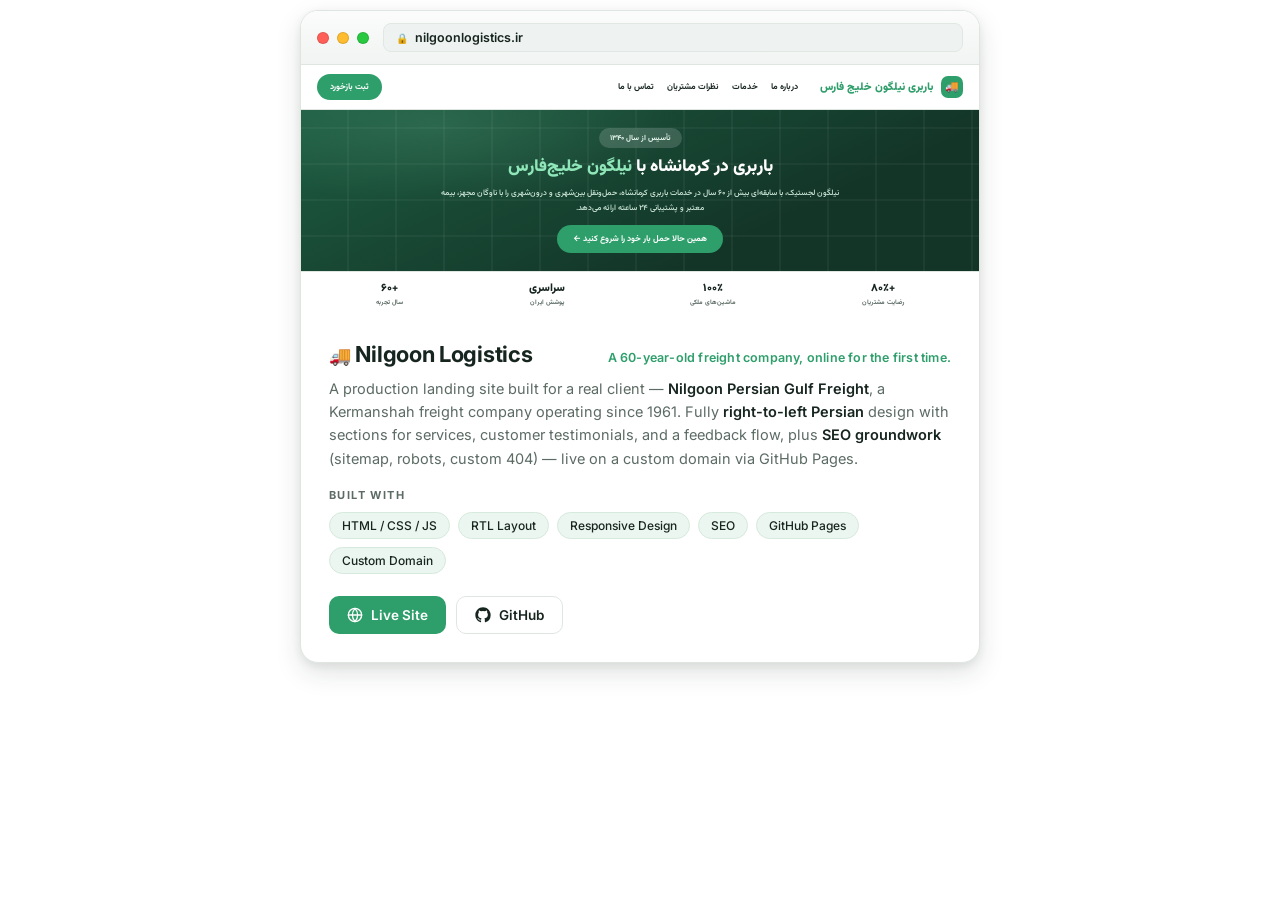
<file: assets/project/nilgoon-logistics-card.html>
<!DOCTYPE html>
<html lang="en">
<head>
<meta charset="UTF-8">
<meta name="viewport" content="width=device-width, initial-scale=1.0">
<title>Nilgoon Logistics — Project Card</title>
<link rel="preconnect" href="https://fonts.googleapis.com">
<link href="https://fonts.googleapis.com/css2?family=Inter:wght@400;500;600;700&family=Vazirmatn:wght@500;700;900&display=swap" rel="stylesheet">
<style>
  :root {
    --page-bg: #f6f7f2;
    --ink: #17251f;
    --ink-soft: #5c6b64;
    --card-bg: #ffffff;
    --border: #dfe6e2;
    --em-green: #2e9e6b;
    --em-green-deep: #1f7a51;
    --mint: #8fe6b8;
    --hero-dark: #133528;
    --hero-mid: #1d5c41;
    --chip-bg: #ecf6f0;
    --chip-border: #d5e9dd;
    --red: #ff5f57;
    --yellow: #febc2e;
    --green-dot: #28c840;
    --shadow: 0 10px 26px rgba(23, 37, 31, 0.13), 0 3px 8px rgba(23, 37, 31, 0.07);
  }

  /* ============ DARK MODE ============ */
  html[data-theme="dark"] {
    --ink: #e6efe9;
    --ink-soft: #93a89c;
    --card-bg: #14201b;
    --border: #26362e;
    --chip-bg: #1e2c25;
    --chip-border: #32463b;
    --shadow: 0 12px 30px rgba(0,0,0,0.55), 0 4px 10px rgba(0,0,0,0.4);
  }
  html[data-theme="dark"] .titlebar { background: linear-gradient(#1a2721, #14201a); }
  html[data-theme="dark"] .url-bar { background: #172420; border-color: #26362e; }
  /* preview (RTL landing) — hero is already dark; darken the light bars */
  html[data-theme="dark"] .site-nav { background: #16211c; border-bottom-color: var(--border); }
  html[data-theme="dark"] .stat-strip { background: #16211c; border-top-color: var(--border); }

  * { margin: 0; padding: 0; box-sizing: border-box; }

  body {
    background: transparent;
    font-family: 'Inter', system-ui, sans-serif;
    color: var(--ink);
    display: flex;
    justify-content: center;
    padding: 10px 12px 36px;
  }

  /* ============ THE CARD ============ */
  .project-card {
    width: 100%;
    max-width: 680px;
    background: var(--card-bg);
    border: 1px solid var(--border);
    border-radius: 18px;
    box-shadow: var(--shadow);
    overflow: hidden;
    transition: transform 0.35s cubic-bezier(0.22, 1, 0.36, 1), box-shadow 0.35s ease;
  }
  .project-card:hover {
    transform: translateY(-6px);
    box-shadow: 0 14px 32px rgba(23, 37, 31, 0.17), 0 4px 10px rgba(23, 37, 31, 0.09);
  }

  /* ============ macOS TITLE BAR ============ */
  .titlebar {
    display: flex;
    align-items: center;
    gap: 14px;
    padding: 12px 16px;
    background: linear-gradient(#fbfcfb, #f1f4f2);
    border-bottom: 1px solid var(--border);
  }
  .traffic-lights { display: flex; gap: 8px; flex-shrink: 0; }
  .dot {
    width: 12px; height: 12px; border-radius: 50%;
    border: 0.5px solid rgba(0,0,0,0.12);
    position: relative;
  }
  .dot.red    { background: var(--red); }
  .dot.yellow { background: var(--yellow); }
  .dot.green  { background: var(--green-dot); }
  .dot span {
    position: absolute; inset: 0;
    display: flex; align-items: center; justify-content: center;
    font-size: 8px; font-weight: 700; color: rgba(0,0,0,0.5);
    opacity: 0; transition: opacity 0.15s ease;
    line-height: 1;
  }
  .traffic-lights:hover .dot span { opacity: 1; }

  .url-bar {
    flex: 1;
    display: flex;
    align-items: center;
    gap: 7px;
    background: #eef2f0;
    border: 1px solid #e1e7e3;
    border-radius: 8px;
    padding: 6px 12px;
    font-size: 12.5px;
    color: var(--ink-soft);
    min-width: 0;
  }
  .url-bar .lock { font-size: 10px; }
  .url-bar .url {
    white-space: nowrap; overflow: hidden; text-overflow: ellipsis;
  }
  .url-bar .url b { color: var(--ink); font-weight: 600; }

  /* ============ WINDOW CONTENT: RTL landing page miniature ============ */
  .preview {
    height: 250px;
    display: flex;
    flex-direction: column;
    overflow: hidden;
    user-select: none;
    font-family: 'Vazirmatn', 'Inter', sans-serif;
  }
  .site-nav {
    direction: rtl;
    display: flex;
    align-items: center;
    gap: 14px;
    padding: 9px 16px;
    background: #ffffff;
    border-bottom: 1px solid var(--border);
    flex-shrink: 0;
  }
  .site-brand {
    display: flex;
    align-items: center;
    gap: 8px;
    font-weight: 900;
    font-size: 11px;
    color: var(--em-green);
    white-space: nowrap;
  }
  .site-logo {
    width: 22px; height: 22px;
    background: var(--em-green);
    border-radius: 7px;
    color: #ffffff;
    font-size: 11px;
    display: flex; align-items: center; justify-content: center;
    flex-shrink: 0;
  }
  .site-links {
    display: flex;
    gap: 13px;
    font-size: 8.5px;
    font-weight: 700;
    color: var(--ink);
    margin-right: 8px;
  }
  .site-cta {
    margin-right: auto;
    background: var(--em-green);
    color: #ffffff;
    font-size: 8.5px;
    font-weight: 700;
    padding: 6px 13px;
    border-radius: 999px;
    white-space: nowrap;
  }

  .hero {
    direction: rtl;
    flex: 1;
    background:
      radial-gradient(ellipse 60% 80% at 20% 10%, rgba(143, 230, 184, 0.14), transparent 60%),
      repeating-linear-gradient(90deg, transparent 0 46px, rgba(255,255,255,0.045) 46px 48px),
      repeating-linear-gradient(0deg, transparent 0 34px, rgba(255,255,255,0.04) 34px 36px),
      linear-gradient(155deg, var(--hero-mid), var(--hero-dark) 70%);
    display: flex;
    flex-direction: column;
    align-items: center;
    justify-content: center;
    text-align: center;
    padding: 14px 20px;
    gap: 7px;
  }
  .est-pill {
    background: rgba(255,255,255,0.16);
    color: #eafaf1;
    font-size: 7.5px;
    font-weight: 700;
    padding: 4px 11px;
    border-radius: 999px;
    backdrop-filter: blur(2px);
  }
  .hero h3 {
    color: #ffffff;
    font-size: 17px;
    font-weight: 900;
    line-height: 1.45;
  }
  .hero h3 .hl { color: var(--mint); }
  .hero p {
    color: #cfe8db;
    font-size: 8px;
    font-weight: 500;
    max-width: 400px;
    line-height: 1.8;
  }
  .hero-cta {
    display: inline-flex;
    align-items: center;
    gap: 8px;
    background: var(--em-green);
    color: #ffffff;
    font-size: 8.5px;
    font-weight: 700;
    padding: 7px 16px;
    border-radius: 999px;
    margin-top: 3px;
  }

  .stat-strip {
    direction: rtl;
    display: flex;
    justify-content: space-around;
    background: #ffffff;
    border-top: 1px solid var(--border);
    padding: 8px 12px;
    flex-shrink: 0;
  }
  .st { text-align: center; }
  .st .n {
    font-size: 11px;
    font-weight: 900;
    color: var(--ink);
  }
  .st .l {
    font-size: 6.5px;
    font-weight: 700;
    color: var(--ink-soft);
  }

  @media (prefers-reduced-motion: reduce) {
    .project-card, .project-card:hover { transform: none; transition: none; }
  }

  /* ============ PROJECT INFO ============ */
  .info { padding: 26px 28px 28px; }
  .info-head {
    display: flex;
    align-items: baseline;
    justify-content: space-between;
    gap: 12px;
    flex-wrap: wrap;
    margin-bottom: 6px;
  }
  .info h2 {
    font-size: 22px;
    font-weight: 700;
    letter-spacing: -0.3px;
  }
  .info h2 .icon { font-size: 18px; }
  .tagline {
    font-size: 12.5px;
    font-weight: 600;
    color: var(--em-green);
    letter-spacing: 0.2px;
  }
  .desc {
    font-size: 14.5px;
    line-height: 1.6;
    color: var(--ink-soft);
    margin: 10px 0 18px;
  }
  .desc b { color: var(--ink); font-weight: 600; }

  .tech-label {
    font-size: 11px;
    font-weight: 700;
    letter-spacing: 1.4px;
    text-transform: uppercase;
    color: var(--ink-soft);
    margin-bottom: 10px;
  }
  .tech-chips {
    display: flex;
    flex-wrap: wrap;
    gap: 8px;
    margin-bottom: 22px;
  }
  .chip {
    font-size: 12px;
    font-weight: 500;
    padding: 5px 12px;
    border-radius: 999px;
    background: var(--chip-bg);
    border: 1px solid var(--chip-border);
    color: var(--ink);
  }

  .links { display: flex; gap: 10px; flex-wrap: wrap; }
  .btn {
    display: inline-flex;
    align-items: center;
    gap: 8px;
    font-size: 13.5px;
    font-weight: 600;
    text-decoration: none;
    padding: 10px 18px;
    border-radius: 10px;
    transition: transform 0.15s ease, background 0.15s ease, border-color 0.15s ease;
  }
  .btn:active { transform: scale(0.97); }
  .btn.primary {
    background: var(--em-green);
    color: #ffffff;
  }
  .btn.primary:hover { background: var(--em-green-deep); }
  .btn.ghost {
    background: transparent;
    color: var(--ink);
    border: 1.5px solid var(--border);
  }
  .btn.ghost:hover { border-color: var(--em-green); }
  .btn svg { width: 16px; height: 16px; }

  @media (max-width: 520px) {
    .site-links { display: none; }
    .info { padding: 22px 20px 24px; }
  }

  /* ============ FA LANGUAGE SUPPORT ============ */
  .fa-only { display: none; }
  html[lang="fa"] .en-only { display: none; }
  html[lang="fa"] .fa-only { display: revert; }
  html[lang="fa"] .info {
    direction: rtl;
    font-family: 'Vazirmatn', 'Inter', system-ui, sans-serif;
  }
  html[lang="fa"] .desc { line-height: 1.95; }
  html[lang="fa"] .tech-label { letter-spacing: 0; }
</style>
</head>
<body>

<article class="project-card">

  <!-- macOS browser chrome -->
  <div class="titlebar">
    <div class="traffic-lights" aria-hidden="true">
      <div class="dot red"><span>×</span></div>
      <div class="dot yellow"><span>−</span></div>
      <div class="dot green"><span>+</span></div>
    </div>
    <div class="url-bar">
      <span class="lock">🔒</span>
      <span class="url"><b>nilgoonlogistics.ir</b></span>
    </div>
  </div>

  <!-- Window content: RTL landing page miniature -->
  <div class="preview" aria-label="Preview of the Nilgoon logistics landing page">
    <div class="site-nav">
      <div class="site-brand"><span class="site-logo">🚚</span> باربری نیلگون خلیج فارس</div>
      <div class="site-links">
        <span>درباره ما</span><span>خدمات</span><span>نظرات مشتریان</span><span>تماس با ما</span>
      </div>
      <div class="site-cta">ثبت بازخورد</div>
    </div>

    <div class="hero">
      <span class="est-pill">تأسیس از سال ۱۳۴۰</span>
      <h3>باربری در کرمانشاه با <span class="hl">نیلگون خلیج‌فارس</span></h3>
      <p>نیلگون لجستیک، با سابقه‌ای بیش از ۶۰ سال در خدمات باربری کرمانشاه، حمل‌ونقل بین‌شهری و درون‌شهری را با ناوگان مجهز، بیمه معتبر و پشتیبانی ۲۴ ساعته ارائه می‌دهد.</p>
      <span class="hero-cta">همین حالا حمل بار خود را شروع کنید ←</span>
    </div>

    <div class="stat-strip">
      <div class="st"><div class="n">+۸۰٪</div><div class="l">رضایت مشتریان</div></div>
      <div class="st"><div class="n">۱۰۰٪</div><div class="l">ماشین‌های ملکی</div></div>
      <div class="st"><div class="n">سراسری</div><div class="l">پوشش ایران</div></div>
      <div class="st"><div class="n">+۶۰</div><div class="l">سال تجربه</div></div>
    </div>
  </div>

  <!-- Project info -->
  <div class="info">
    <div class="info-head">
      <h2><span class="icon">🚚</span> Nilgoon Logistics</h2>
      <span class="tagline"><span class="en-only">A 60-year-old freight company, online for the first time.</span><span class="fa-only">یک شرکت باربری ۶۰ ساله، برای اولین بار آنلاین.</span></span>
    </div>
    <p class="desc en-only">
      A production landing site built for a real client — <b>Nilgoon Persian Gulf
      Freight</b>, a Kermanshah freight company operating since 1961. Fully
      <b>right-to-left Persian</b> design with sections for services, customer
      testimonials, and a feedback flow, plus <b>SEO groundwork</b> (sitemap, robots,
      custom 404) — live on a custom domain via GitHub Pages.
    </p>
    <p class="desc fa-only">وب‌سایت لندینگ حرفه‌ای ساخته‌شده برای یک مشتری واقعی — <b>باربری نیلگون خلیج فارس</b>، شرکت باربری کرمانشاه با فعالیت از سال ۱۳۴۰. طراحی کاملاً <b>راست‌به‌چپ فارسی</b> با بخش‌های خدمات، نظرات مشتریان و ثبت بازخورد، به‌همراه <b>زیرساخت سئو</b> (سایت‌مپ، robots و صفحه ۴۰۴ سفارشی) — روی دامنه اختصاصی با GitHub Pages در دسترس است.</p>

    <div class="tech-label"><span class="en-only">Built with</span><span class="fa-only">ساخته‌شده با</span></div>
    <div class="tech-chips">
      <span class="chip">HTML / CSS / JS</span>
      <span class="chip">RTL Layout</span>
      <span class="chip">Responsive Design</span>
      <span class="chip">SEO</span>
      <span class="chip">GitHub Pages</span>
      <span class="chip">Custom Domain</span>
    </div>

    <div class="links">
      <a class="btn primary" href="https://nilgoonlogistics.ir" target="_blank" rel="noopener">
        <svg viewBox="0 0 24 24" fill="none" stroke="currentColor" stroke-width="2" stroke-linecap="round" stroke-linejoin="round"><circle cx="12" cy="12" r="10"/><line x1="2" y1="12" x2="22" y2="12"/><path d="M12 2a15.3 15.3 0 0 1 4 10 15.3 15.3 0 0 1-4 10 15.3 15.3 0 0 1-4-10 15.3 15.3 0 0 1 4-10z"/></svg>
        <span class="en-only">Live Site</span><span class="fa-only">مشاهده سایت</span>
      </a>
      <a class="btn ghost" href="https://github.com/imgigin2003/logistics" target="_blank" rel="noopener">
        <svg viewBox="0 0 24 24" fill="currentColor"><path d="M12 .5C5.65.5.5 5.65.5 12c0 5.08 3.29 9.39 7.86 10.91.58.11.79-.25.79-.55 0-.27-.01-1.17-.02-2.12-3.2.7-3.88-1.36-3.88-1.36-.52-1.33-1.28-1.68-1.28-1.68-1.04-.71.08-.7.08-.7 1.15.08 1.76 1.18 1.76 1.18 1.03 1.76 2.7 1.25 3.36.96.1-.75.4-1.25.72-1.54-2.55-.29-5.24-1.28-5.24-5.69 0-1.26.45-2.28 1.18-3.09-.12-.29-.51-1.46.11-3.04 0 0 .96-.31 3.15 1.18a10.9 10.9 0 0 1 5.74 0c2.19-1.49 3.15-1.18 3.15-1.18.62 1.58.23 2.75.11 3.04.74.81 1.18 1.83 1.18 3.09 0 4.42-2.7 5.39-5.27 5.68.41.36.78 1.06.78 2.14 0 1.54-.02 2.79-.02 3.17 0 .31.21.67.8.55A11.51 11.51 0 0 0 23.5 12C23.5 5.65 18.35.5 12 .5z"/></svg>
        <span class="en-only">GitHub</span><span class="fa-only">گیت‌هاب</span>
      </a>
    </div>
  </div>

</article>

</body>
</html>
</file>
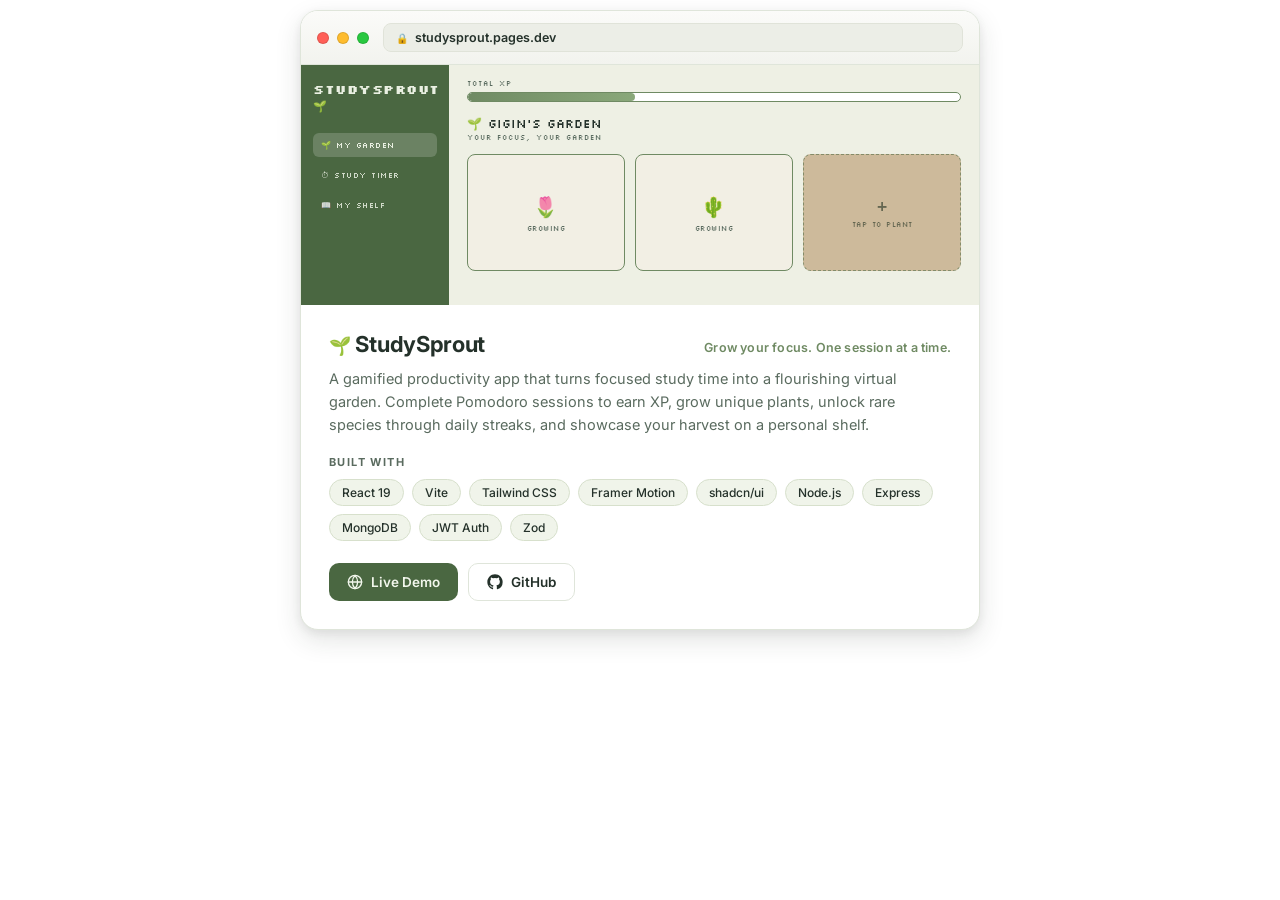
<file: assets/project/studysprout-card.html>
<!DOCTYPE html>
<html lang="en">
<head>
<meta charset="UTF-8">
<meta name="viewport" content="width=device-width, initial-scale=1.0">
<title>StudySprout — Project Card</title>
<link rel="preconnect" href="https://fonts.googleapis.com">
<link href="https://fonts.googleapis.com/css2?family=Silkscreen:wght@400;700&family=Inter:wght@400;500;600;700&display=swap" rel="stylesheet">
<link href="https://fonts.googleapis.com/css2?family=Vazirmatn:wght@500;700&display=swap" rel="stylesheet">
<style>
  :root {
    --page-bg: #f6f7f2;
    --ink: #24312a;
    --ink-soft: #5a6b5f;
    --card-bg: #ffffff;
    --border: #dfe5da;
    --green-deep: #4a6741;
    --green-mid: #6f8a63;
    --green-pale: #e9efdd;
    --cream: #eef0e4;
    --soil: #cdbA9b;
    --chip-bg: #f0f4ea;
    --chip-border: #d7e0cc;
    --red: #ff5f57;
    --yellow: #febc2e;
    --green-dot: #28c840;
    --shadow: 0 10px 26px rgba(36, 49, 42, 0.13), 0 3px 8px rgba(36, 49, 42, 0.07);
  }

  /* ============ DARK MODE ============ */
  html[data-theme="dark"] {
    --ink: #e7ede7;
    --ink-soft: #9fb0a3;
    --card-bg: #17201a;
    --border: #2b382f;
    --chip-bg: #22302a;
    --chip-border: #35473c;
    --shadow: 0 12px 30px rgba(0,0,0,0.55), 0 4px 10px rgba(0,0,0,0.4);
  }
  html[data-theme="dark"] .titlebar { background: linear-gradient(#1d271f, #161f18); }
  html[data-theme="dark"] .url-bar { background: #1a231c; border-color: #2b382f; }
  /* preview (mini app) */
  html[data-theme="dark"] .preview { background: #10160f; }
  html[data-theme="dark"] .mini-xp-track { background: #0e140d; border-color: var(--green-mid); }
  html[data-theme="dark"] .plot.growing { background: #1a231b; border-color: var(--green-mid); }
  html[data-theme="dark"] .plot.empty { background: #241f17; border-color: rgba(111,138,99,0.5); color: rgba(220,228,210,0.7); }

  * { margin: 0; padding: 0; box-sizing: border-box; }

  body {
    background: transparent;
    font-family: 'Inter', system-ui, sans-serif;
    color: var(--ink);
    display: flex;
    justify-content: center;
    padding: 10px 12px 36px;
  }

  /* ============ THE CARD ============ */
  .project-card {
    width: 100%;
    max-width: 680px;
    background: var(--card-bg);
    border: 1px solid var(--border);
    border-radius: 18px;
    box-shadow: var(--shadow);
    overflow: hidden;
    transition: transform 0.35s cubic-bezier(0.22, 1, 0.36, 1), box-shadow 0.35s ease;
  }
  .project-card:hover {
    transform: translateY(-6px);
    box-shadow: 0 14px 32px rgba(36, 49, 42, 0.17), 0 4px 10px rgba(36, 49, 42, 0.09);
  }

  /* ============ macOS TITLE BAR ============ */
  .titlebar {
    display: flex;
    align-items: center;
    gap: 14px;
    padding: 12px 16px;
    background: linear-gradient(#fbfbf9, #f2f3ee);
    border-bottom: 1px solid var(--border);
  }
  .traffic-lights { display: flex; gap: 8px; flex-shrink: 0; }
  .dot {
    width: 12px; height: 12px; border-radius: 50%;
    border: 0.5px solid rgba(0,0,0,0.12);
    position: relative;
  }
  .dot.red    { background: var(--red); }
  .dot.yellow { background: var(--yellow); }
  .dot.green  { background: var(--green-dot); }
  .dot span {
    position: absolute; inset: 0;
    display: flex; align-items: center; justify-content: center;
    font-size: 8px; font-weight: 700; color: rgba(0,0,0,0.5);
    opacity: 0; transition: opacity 0.15s ease;
    line-height: 1;
  }
  .traffic-lights:hover .dot span { opacity: 1; }

  .url-bar {
    flex: 1;
    display: flex;
    align-items: center;
    gap: 7px;
    background: #eceee7;
    border: 1px solid #e0e3d9;
    border-radius: 8px;
    padding: 6px 12px;
    font-size: 12.5px;
    color: var(--ink-soft);
    min-width: 0;
  }
  .url-bar .lock { font-size: 10px; }
  .url-bar .url {
    white-space: nowrap; overflow: hidden; text-overflow: ellipsis;
  }
  .url-bar .url b { color: var(--ink); font-weight: 600; }

  /* ============ WINDOW CONTENT: mini app preview ============ */
  .preview {
    display: flex;
    height: 240px;
    background: var(--cream);
    font-family: 'Silkscreen', monospace;
    overflow: hidden;
    user-select: none;
  }
  .mini-sidebar {
    width: 148px;
    background: var(--green-deep);
    color: #eaf0e2;
    padding: 16px 12px;
    display: flex;
    flex-direction: column;
    gap: 6px;
    flex-shrink: 0;
  }
  .mini-logo {
    font-size: 13px;
    font-weight: 700;
    letter-spacing: 0.5px;
    margin-bottom: 14px;
  }
  .mini-logo em { font-style: normal; font-size: 11px; }
  .mini-nav {
    font-size: 8px;
    letter-spacing: 0.5px;
    padding: 7px 8px;
    border-radius: 6px;
    opacity: 0.85;
  }
  .mini-nav.active {
    background: rgba(255,255,255,0.18);
    opacity: 1;
  }

  .mini-main {
    flex: 1;
    padding: 14px 18px;
    min-width: 0;
  }
  .mini-xp-label {
    font-size: 7px;
    letter-spacing: 1px;
    color: var(--ink-soft);
    margin-bottom: 4px;
  }
  .mini-xp-track {
    height: 10px;
    background: #ffffff;
    border: 1px solid var(--green-mid);
    border-radius: 5px;
    overflow: hidden;
    margin-bottom: 14px;
  }
  .mini-xp-fill {
    height: 100%;
    width: 34%;
    background: linear-gradient(90deg, var(--green-mid), #8aa87a);
    border-radius: 4px;
    animation: grow 2.4s ease forwards;
  }
  @keyframes grow { from { width: 6%; } to { width: 34%; } }
  @media (prefers-reduced-motion: reduce) {
    .mini-xp-fill { animation: none; }
    .project-card, .project-card:hover { transform: none; transition: none; }
  }

  .mini-title {
    font-size: 12px;
    color: var(--ink);
    margin-bottom: 2px;
  }
  .mini-sub {
    font-size: 7px;
    letter-spacing: 1px;
    color: var(--ink-soft);
    margin-bottom: 12px;
  }

  .mini-plots {
    display: grid;
    grid-template-columns: repeat(3, 1fr);
    gap: 10px;
  }
  .plot {
    aspect-ratio: 1.35;
    border-radius: 8px;
    display: flex;
    flex-direction: column;
    align-items: center;
    justify-content: center;
    gap: 5px;
    font-size: 7px;
    letter-spacing: 0.5px;
    color: var(--ink-soft);
    text-align: center;
  }
  .plot.growing {
    background: #f2efe4;
    border: 1.5px solid var(--green-mid);
  }
  .plot.growing .sprout { font-size: 20px; }
  .plot.empty {
    background: var(--soil);
    border: 1.5px dashed rgba(74, 103, 65, 0.55);
    color: rgba(45, 58, 42, 0.65);
  }
  .plot.empty .plus { font-size: 14px; }

  /* ============ PROJECT INFO ============ */
  .info { padding: 26px 28px 28px; }
  .info-head {
    display: flex;
    align-items: baseline;
    justify-content: space-between;
    gap: 12px;
    flex-wrap: wrap;
    margin-bottom: 6px;
  }
  .info h2 {
    font-size: 22px;
    font-weight: 700;
    letter-spacing: -0.3px;
  }
  .info h2 .leaf { font-size: 18px; }
  .tagline {
    font-size: 12.5px;
    font-weight: 600;
    color: var(--green-mid);
    letter-spacing: 0.2px;
  }
  .desc {
    font-size: 14.5px;
    line-height: 1.6;
    color: var(--ink-soft);
    margin: 10px 0 18px;
  }

  .tech-label {
    font-size: 11px;
    font-weight: 700;
    letter-spacing: 1.4px;
    text-transform: uppercase;
    color: var(--ink-soft);
    margin-bottom: 10px;
  }
  .tech-chips {
    display: flex;
    flex-wrap: wrap;
    gap: 8px;
    margin-bottom: 22px;
  }
  .chip {
    font-size: 12px;
    font-weight: 500;
    padding: 5px 12px;
    border-radius: 999px;
    background: var(--chip-bg);
    border: 1px solid var(--chip-border);
    color: var(--ink);
  }

  .links { display: flex; gap: 10px; flex-wrap: wrap; }
  .btn {
    display: inline-flex;
    align-items: center;
    gap: 8px;
    font-size: 13.5px;
    font-weight: 600;
    text-decoration: none;
    padding: 10px 18px;
    border-radius: 10px;
    transition: transform 0.15s ease, background 0.15s ease, border-color 0.15s ease;
  }
  .btn:active { transform: scale(0.97); }
  .btn.primary {
    background: var(--green-deep);
    color: #f2f6ec;
  }
  .btn.primary:hover { background: #3c5535; }
  .btn.ghost {
    background: transparent;
    color: var(--ink);
    border: 1.5px solid var(--border);
  }
  .btn.ghost:hover { border-color: var(--green-mid); }
  .btn svg { width: 16px; height: 16px; }

  @media (max-width: 520px) {
    .mini-sidebar { display: none; }
    .preview { height: 210px; }
    .info { padding: 22px 20px 24px; }
  }

  /* ============ FA LANGUAGE SUPPORT ============ */
  .fa-only { display: none; }
  html[lang="fa"] .en-only { display: none; }
  html[lang="fa"] .fa-only { display: revert; }
  html[lang="fa"] .info {
    direction: rtl;
    font-family: 'Vazirmatn', 'Inter', system-ui, sans-serif;
  }
  html[lang="fa"] .desc { line-height: 1.95; }
  html[lang="fa"] .tech-label { letter-spacing: 0; }
</style>
</head>
<body>

<article class="project-card">

  <!-- macOS browser chrome -->
  <div class="titlebar">
    <div class="traffic-lights" aria-hidden="true">
      <div class="dot red"><span>×</span></div>
      <div class="dot yellow"><span>−</span></div>
      <div class="dot green"><span>+</span></div>
    </div>
    <div class="url-bar">
      <span class="lock">🔒</span>
      <span class="url"><b>studysprout.pages.dev</b></span>
    </div>
  </div>

  <!-- Window content: mini recreation of the garden UI -->
  <div class="preview" aria-label="Preview of the StudySprout garden dashboard">
    <div class="mini-sidebar">
      <div class="mini-logo">StudySprout <em>🌱</em></div>
      <div class="mini-nav active">🌱 MY GARDEN</div>
      <div class="mini-nav">⏱ STUDY TIMER</div>
      <div class="mini-nav">📖 MY SHELF</div>
    </div>
    <div class="mini-main">
      <div class="mini-xp-label">TOTAL XP</div>
      <div class="mini-xp-track"><div class="mini-xp-fill"></div></div>
      <div class="mini-title">🌱 GIGIN'S GARDEN</div>
      <div class="mini-sub">YOUR FOCUS, YOUR GARDEN</div>
      <div class="mini-plots">
        <div class="plot growing"><span class="sprout">🌷</span>GROWING</div>
        <div class="plot growing"><span class="sprout">🌵</span>GROWING</div>
        <div class="plot empty"><span class="plus">+</span>TAP TO PLANT</div>
      </div>
    </div>
  </div>

  <!-- Project info -->
  <div class="info">
    <div class="info-head">
      <h2><span class="leaf">🌱</span> StudySprout</h2>
      <span class="tagline"><span class="en-only">Grow your focus. One session at a time.</span><span class="fa-only">تمرکزت را پرورش بده؛ هر بار یک جلسه.</span></span>
    </div>
    <p class="desc en-only">
      A gamified productivity app that turns focused study time into a flourishing virtual
      garden. Complete Pomodoro sessions to earn XP, grow unique plants, unlock rare species
      through daily streaks, and showcase your harvest on a personal shelf.
    </p>
    <p class="desc fa-only">یک اپلیکیشن بهره‌وری گیمیفای‌شده که زمانِ مطالعه متمرکز را به یک <b>باغچه مجازی</b> سرسبز تبدیل می‌کند. با تکمیل جلسه‌های پومودورو امتیاز بگیرید، گیاهان منحصربه‌فرد پرورش دهید، با حفظ استریک روزانه گونه‌های کمیاب باز کنید و محصول‌تان را در قفسه شخصی به نمایش بگذارید.</p>

    <div class="tech-label"><span class="en-only">Built with</span><span class="fa-only">ساخته‌شده با</span></div>
    <div class="tech-chips">
      <span class="chip">React 19</span>
      <span class="chip">Vite</span>
      <span class="chip">Tailwind CSS</span>
      <span class="chip">Framer Motion</span>
      <span class="chip">shadcn/ui</span>
      <span class="chip">Node.js</span>
      <span class="chip">Express</span>
      <span class="chip">MongoDB</span>
      <span class="chip">JWT Auth</span>
      <span class="chip">Zod</span>
    </div>

    <div class="links">
      <a class="btn primary" href="https://studysprout.pages.dev" target="_blank" rel="noopener">
        <svg viewBox="0 0 24 24" fill="none" stroke="currentColor" stroke-width="2" stroke-linecap="round" stroke-linejoin="round"><circle cx="12" cy="12" r="10"/><line x1="2" y1="12" x2="22" y2="12"/><path d="M12 2a15.3 15.3 0 0 1 4 10 15.3 15.3 0 0 1-4 10 15.3 15.3 0 0 1-4-10 15.3 15.3 0 0 1 4-10z"/></svg>
        <span class="en-only">Live Demo</span><span class="fa-only">دموی زنده</span>
      </a>
      <a class="btn ghost" href="https://github.com/imgigin2003/StudySprout" target="_blank" rel="noopener">
        <svg viewBox="0 0 24 24" fill="currentColor"><path d="M12 .5C5.65.5.5 5.65.5 12c0 5.08 3.29 9.39 7.86 10.91.58.11.79-.25.79-.55 0-.27-.01-1.17-.02-2.12-3.2.7-3.88-1.36-3.88-1.36-.52-1.33-1.28-1.68-1.28-1.68-1.04-.71.08-.7.08-.7 1.15.08 1.76 1.18 1.76 1.18 1.03 1.76 2.7 1.25 3.36.96.1-.75.4-1.25.72-1.54-2.55-.29-5.24-1.28-5.24-5.69 0-1.26.45-2.28 1.18-3.09-.12-.29-.51-1.46.11-3.04 0 0 .96-.31 3.15 1.18a10.9 10.9 0 0 1 5.74 0c2.19-1.49 3.15-1.18 3.15-1.18.62 1.58.23 2.75.11 3.04.74.81 1.18 1.83 1.18 3.09 0 4.42-2.7 5.39-5.27 5.68.41.36.78 1.06.78 2.14 0 1.54-.02 2.79-.02 3.17 0 .31.21.67.8.55A11.51 11.51 0 0 0 23.5 12C23.5 5.65 18.35.5 12 .5z"/></svg>
        <span class="en-only">GitHub</span><span class="fa-only">گیت‌هاب</span>
      </a>
    </div>
  </div>

</article>

</body>
</html>
</file>
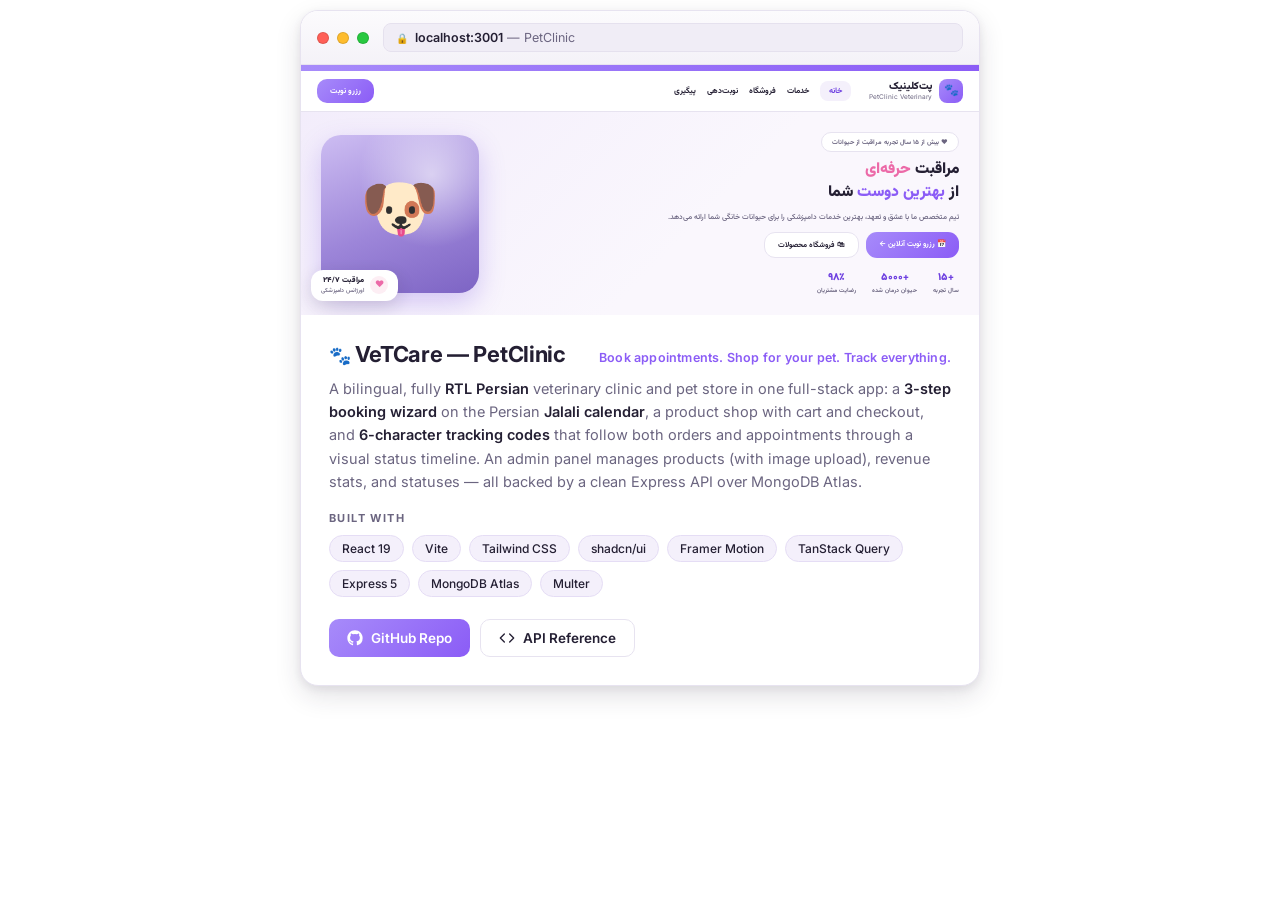
<file: assets/project/vetcare-card.html>
<!DOCTYPE html>
<html lang="en">
<head>
<meta charset="UTF-8">
<meta name="viewport" content="width=device-width, initial-scale=1.0">
<title>VeTCare — Project Card</title>
<link rel="preconnect" href="https://fonts.googleapis.com">
<link href="https://fonts.googleapis.com/css2?family=Inter:wght@400;500;600;700&family=Vazirmatn:wght@500;700;900&display=swap" rel="stylesheet">
<style>
  :root {
    --page-bg: #f6f7f2;
    --ink: #241f33;
    --ink-soft: #6b6580;
    --card-bg: #ffffff;
    --border: #e7e3f0;
    --violet: #8b5cf6;
    --violet-deep: #6d3fe0;
    --violet-soft: #a78bfa;
    --pink: #ec6aa8;
    --lav-bg: #f6f3fc;
    --chip-bg: #f4f0fb;
    --chip-border: #e5ddf5;
    --red: #ff5f57;
    --yellow: #febc2e;
    --green-dot: #28c840;
    --shadow: 0 10px 26px rgba(36, 31, 51, 0.13), 0 3px 8px rgba(36, 31, 51, 0.07);
  }

  /* ============ DARK MODE ============ */
  html[data-theme="dark"] {
    --ink: #efe9f5;
    --ink-soft: #a99fbd;
    --card-bg: #1c1826;
    --border: #322b42;
    --chip-bg: #271f36;
    --chip-border: #3d3556;
    --shadow: 0 12px 30px rgba(0,0,0,0.55), 0 4px 10px rgba(0,0,0,0.4);
  }
  html[data-theme="dark"] .titlebar { background: linear-gradient(#221d30, #1a1626); }
  html[data-theme="dark"] .url-bar { background: #1e1a2b; border-color: #322b42; }
  /* preview (RTL PetClinic hero) */
  html[data-theme="dark"] .preview { background: linear-gradient(135deg, #1f1830, #17131f 60%); }
  html[data-theme="dark"] .pc-nav { background: #1e1a2b; border-bottom-color: var(--border); }
  html[data-theme="dark"] .pc-badge { background: #1e1a2b; border-color: var(--border); }
  html[data-theme="dark"] .pc-cta2 { background: #1e1a2b; border-color: var(--border); }
  html[data-theme="dark"] .pc-links .active { background: var(--chip-bg); color: var(--violet-soft); }
  html[data-theme="dark"] .pc-st .n { color: var(--violet-soft); }
  html[data-theme="dark"] .pc-float { background: #241d33; box-shadow: 0 6px 18px rgba(0,0,0,0.4); }
  html[data-theme="dark"] .pc-float .hrt { background: #3a1f2c; }

  * { margin: 0; padding: 0; box-sizing: border-box; }

  body {
    background: transparent;
    font-family: 'Inter', system-ui, sans-serif;
    color: var(--ink);
    display: flex;
    justify-content: center;
    padding: 10px 12px 36px;
  }

  /* ============ THE CARD ============ */
  .project-card {
    width: 100%;
    max-width: 680px;
    background: var(--card-bg);
    border: 1px solid var(--border);
    border-radius: 18px;
    box-shadow: var(--shadow);
    overflow: hidden;
    transition: transform 0.35s cubic-bezier(0.22, 1, 0.36, 1), box-shadow 0.35s ease;
  }
  .project-card:hover {
    transform: translateY(-6px);
    box-shadow: 0 14px 32px rgba(36, 31, 51, 0.17), 0 4px 10px rgba(36, 31, 51, 0.09);
  }

  /* ============ macOS TITLE BAR ============ */
  .titlebar {
    display: flex;
    align-items: center;
    gap: 14px;
    padding: 12px 16px;
    background: linear-gradient(#fcfbfd, #f4f2f8);
    border-bottom: 1px solid var(--border);
  }
  .traffic-lights { display: flex; gap: 8px; flex-shrink: 0; }
  .dot {
    width: 12px; height: 12px; border-radius: 50%;
    border: 0.5px solid rgba(0,0,0,0.12);
    position: relative;
  }
  .dot.red    { background: var(--red); }
  .dot.yellow { background: var(--yellow); }
  .dot.green  { background: var(--green-dot); }
  .dot span {
    position: absolute; inset: 0;
    display: flex; align-items: center; justify-content: center;
    font-size: 8px; font-weight: 700; color: rgba(0,0,0,0.5);
    opacity: 0; transition: opacity 0.15s ease;
    line-height: 1;
  }
  .traffic-lights:hover .dot span { opacity: 1; }

  .url-bar {
    flex: 1;
    display: flex;
    align-items: center;
    gap: 7px;
    background: #f0edf6;
    border: 1px solid #e5e1ee;
    border-radius: 8px;
    padding: 6px 12px;
    font-size: 12.5px;
    color: var(--ink-soft);
    min-width: 0;
  }
  .url-bar .lock { font-size: 10px; }
  .url-bar .url {
    white-space: nowrap; overflow: hidden; text-overflow: ellipsis;
  }
  .url-bar .url b { color: var(--ink); font-weight: 600; }

  /* ============ WINDOW CONTENT: RTL PetClinic hero ============ */
  .preview {
    height: 250px;
    display: flex;
    flex-direction: column;
    overflow: hidden;
    user-select: none;
    font-family: 'Vazirmatn', 'Inter', sans-serif;
    background: linear-gradient(135deg, #f2ecfb, #faf7fd 60%);
  }
  .top-strip {
    height: 6px;
    background: linear-gradient(90deg, var(--violet-soft), var(--violet));
    flex-shrink: 0;
  }
  .pc-nav {
    direction: rtl;
    display: flex;
    align-items: center;
    gap: 12px;
    padding: 8px 16px;
    background: #ffffff;
    border-bottom: 1px solid var(--border);
    flex-shrink: 0;
  }
  .pc-brand {
    display: flex;
    align-items: center;
    gap: 7px;
  }
  .pc-logo {
    width: 24px; height: 24px;
    border-radius: 8px;
    background: linear-gradient(135deg, var(--violet-soft), var(--violet));
    color: #ffffff;
    font-size: 12px;
    display: flex; align-items: center; justify-content: center;
    flex-shrink: 0;
  }
  .pc-brand .t { font-weight: 900; font-size: 10.5px; line-height: 1.1; }
  .pc-brand .s { font-size: 6.5px; color: var(--ink-soft); font-family: 'Inter', sans-serif; }
  .pc-links {
    display: flex;
    align-items: center;
    gap: 11px;
    font-size: 8px;
    font-weight: 700;
    margin-right: 6px;
  }
  .pc-links .active {
    background: var(--chip-bg);
    color: var(--violet-deep);
    padding: 4px 9px;
    border-radius: 8px;
  }
  .pc-book {
    margin-right: auto;
    background: linear-gradient(135deg, var(--violet-soft), var(--violet));
    color: #ffffff;
    font-size: 8px;
    font-weight: 700;
    padding: 6px 13px;
    border-radius: 10px;
    white-space: nowrap;
  }

  .pc-hero {
    direction: rtl;
    flex: 1;
    display: flex;
    align-items: center;
    gap: 16px;
    padding: 12px 20px;
    min-height: 0;
  }
  .pc-copy {
    flex: 1;
    display: flex;
    flex-direction: column;
    align-items: flex-start;
    gap: 6px;
    min-width: 0;
  }
  .pc-badge {
    display: inline-flex;
    align-items: center;
    gap: 5px;
    background: #ffffff;
    border: 1px solid var(--border);
    color: var(--ink-soft);
    font-size: 6.5px;
    font-weight: 700;
    padding: 4px 10px;
    border-radius: 999px;
  }
  .pc-copy h3 {
    font-size: 15.5px;
    font-weight: 900;
    line-height: 1.5;
    color: var(--ink);
  }
  .pc-copy h3 .g1 { color: var(--violet); }
  .pc-copy h3 .g2 { color: var(--pink); }
  .pc-copy p {
    font-size: 7.5px;
    color: var(--ink-soft);
    line-height: 1.8;
    font-weight: 500;
  }
  .pc-ctas { display: flex; gap: 7px; margin-top: 2px; }
  .pc-cta1 {
    background: linear-gradient(135deg, var(--violet-soft), var(--violet));
    color: #ffffff;
    font-size: 7.5px;
    font-weight: 700;
    padding: 6px 13px;
    border-radius: 11px;
    white-space: nowrap;
  }
  .pc-cta2 {
    background: #ffffff;
    border: 1px solid var(--border);
    color: var(--ink);
    font-size: 7.5px;
    font-weight: 700;
    padding: 6px 13px;
    border-radius: 11px;
    white-space: nowrap;
  }
  .pc-stats {
    display: flex;
    gap: 16px;
    margin-top: 5px;
  }
  .pc-st { text-align: center; }
  .pc-st .n { font-size: 10.5px; font-weight: 900; color: var(--violet-deep); }
  .pc-st .l { font-size: 6px; font-weight: 700; color: var(--ink-soft); }

  .pc-photo {
    position: relative;
    width: 158px;
    height: 158px;
    border-radius: 20px;
    background:
      radial-gradient(circle at 70% 25%, rgba(255,255,255,0.55), transparent 45%),
      linear-gradient(160deg, #cdbdf2, #9d86d9 55%, #7d64c4);
    flex-shrink: 0;
    display: flex;
    align-items: center;
    justify-content: center;
    font-size: 64px;
    box-shadow: 0 10px 26px rgba(109, 63, 224, 0.25);
  }
  .pc-float {
    position: absolute;
    bottom: -8px;
    left: -10px;
    direction: rtl;
    display: flex;
    align-items: center;
    gap: 6px;
    background: #ffffff;
    border-radius: 12px;
    padding: 6px 10px;
    box-shadow: 0 6px 18px rgba(36, 31, 51, 0.14);
  }
  .pc-float .hrt {
    width: 18px; height: 18px;
    border-radius: 50%;
    background: #fdeef4;
    color: var(--pink);
    font-size: 9px;
    display: flex; align-items: center; justify-content: center;
    animation: beat 1.6s ease-in-out infinite;
  }
  @keyframes beat {
    0%, 100% { transform: scale(1); }
    12%      { transform: scale(1.25); }
    24%      { transform: scale(1); }
    36%      { transform: scale(1.18); }
    48%      { transform: scale(1); }
  }
  .pc-float .ft { font-size: 7.5px; font-weight: 900; color: var(--ink); line-height: 1.3; }
  .pc-float .fs { font-size: 6px; font-weight: 500; color: var(--ink-soft); }
  @media (prefers-reduced-motion: reduce) {
    .pc-float .hrt { animation: none; }
    .project-card, .project-card:hover { transform: none; transition: none; }
  }

  /* ============ PROJECT INFO ============ */
  .info { padding: 26px 28px 28px; }
  .info-head {
    display: flex;
    align-items: baseline;
    justify-content: space-between;
    gap: 12px;
    flex-wrap: wrap;
    margin-bottom: 6px;
  }
  .info h2 {
    font-size: 22px;
    font-weight: 700;
    letter-spacing: -0.3px;
  }
  .info h2 .icon { font-size: 18px; }
  .tagline {
    font-size: 12.5px;
    font-weight: 600;
    color: var(--violet);
    letter-spacing: 0.2px;
  }
  .desc {
    font-size: 14.5px;
    line-height: 1.6;
    color: var(--ink-soft);
    margin: 10px 0 18px;
  }
  .desc b { color: var(--ink); font-weight: 600; }

  .tech-label {
    font-size: 11px;
    font-weight: 700;
    letter-spacing: 1.4px;
    text-transform: uppercase;
    color: var(--ink-soft);
    margin-bottom: 10px;
  }
  .tech-chips {
    display: flex;
    flex-wrap: wrap;
    gap: 8px;
    margin-bottom: 22px;
  }
  .chip {
    font-size: 12px;
    font-weight: 500;
    padding: 5px 12px;
    border-radius: 999px;
    background: var(--chip-bg);
    border: 1px solid var(--chip-border);
    color: var(--ink);
  }

  .links { display: flex; gap: 10px; flex-wrap: wrap; }
  .btn {
    display: inline-flex;
    align-items: center;
    gap: 8px;
    font-size: 13.5px;
    font-weight: 600;
    text-decoration: none;
    padding: 10px 18px;
    border-radius: 10px;
    transition: transform 0.15s ease, background 0.15s ease, border-color 0.15s ease;
  }
  .btn:active { transform: scale(0.97); }
  .btn.primary {
    background: linear-gradient(135deg, var(--violet-soft), var(--violet));
    color: #ffffff;
  }
  .btn.primary:hover { background: var(--violet-deep); }
  .btn.ghost {
    background: transparent;
    color: var(--ink);
    border: 1.5px solid var(--border);
  }
  .btn.ghost:hover { border-color: var(--violet); }
  .btn svg { width: 16px; height: 16px; }

  @media (max-width: 560px) {
    .pc-photo { display: none; }
    .pc-links { display: none; }
    .info { padding: 22px 20px 24px; }
  }

  /* ============ FA LANGUAGE SUPPORT ============ */
  .fa-only { display: none; }
  html[lang="fa"] .en-only { display: none; }
  html[lang="fa"] .fa-only { display: revert; }
  html[lang="fa"] .info {
    direction: rtl;
    font-family: 'Vazirmatn', 'Inter', system-ui, sans-serif;
  }
  html[lang="fa"] .desc { line-height: 1.95; }
  html[lang="fa"] .tech-label { letter-spacing: 0; }
</style>
</head>
<body>

<article class="project-card">

  <!-- macOS browser chrome -->
  <div class="titlebar">
    <div class="traffic-lights" aria-hidden="true">
      <div class="dot red"><span>×</span></div>
      <div class="dot yellow"><span>−</span></div>
      <div class="dot green"><span>+</span></div>
    </div>
    <div class="url-bar">
      <span class="lock">🔒</span>
      <span class="url"><b>localhost:3001</b> — PetClinic</span>
    </div>
  </div>

  <!-- Window content: RTL PetClinic hero miniature -->
  <div class="preview" aria-label="Preview of the PetClinic veterinary landing page">
    <div class="top-strip"></div>
    <div class="pc-nav">
      <div class="pc-brand">
        <span class="pc-logo">🐾</span>
        <div>
          <div class="t">پت‌کلینیک</div>
          <div class="s">PetClinic Veterinary</div>
        </div>
      </div>
      <div class="pc-links">
        <span class="active">خانه</span><span>خدمات</span><span>فروشگاه</span><span>نوبت‌دهی</span><span>پیگیری</span>
      </div>
      <div class="pc-book">رزرو نوبت</div>
    </div>

    <div class="pc-hero">
      <div class="pc-copy">
        <span class="pc-badge">❤️ بیش از ۱۵ سال تجربه مراقبت از حیوانات</span>
        <h3>مراقبت <span class="g2">حرفه‌ای</span><br>از <span class="g1">بهترین دوست</span> شما</h3>
        <p>تیم متخصص ما با عشق و تعهد، بهترین خدمات دامپزشکی را برای حیوانات خانگی شما ارائه می‌دهد.</p>
        <div class="pc-ctas">
          <span class="pc-cta1">📅 رزرو نوبت آنلاین ←</span>
          <span class="pc-cta2">🛍 فروشگاه محصولات</span>
        </div>
        <div class="pc-stats">
          <div class="pc-st"><div class="n">+۱۵</div><div class="l">سال تجربه</div></div>
          <div class="pc-st"><div class="n">+۵۰۰۰</div><div class="l">حیوان درمان شده</div></div>
          <div class="pc-st"><div class="n">۹۸٪</div><div class="l">رضایت مشتریان</div></div>
        </div>
      </div>

      <div class="pc-photo">
        🐶
        <div class="pc-float">
          <span class="hrt">❤</span>
          <div>
            <div class="ft">مراقبت ۲۴/۷</div>
            <div class="fs">اورژانس دامپزشکی</div>
          </div>
        </div>
      </div>
    </div>
  </div>

  <!-- Project info -->
  <div class="info">
    <div class="info-head">
      <h2><span class="icon">🐾</span> VeTCare — PetClinic</h2>
      <span class="tagline"><span class="en-only">Book appointments. Shop for your pet. Track everything.</span><span class="fa-only">نوبت بگیر. برای حیوان خانگی‌ات خرید کن. همه‌چیز را پیگیری کن.</span></span>
    </div>
    <p class="desc en-only">
      A bilingual, fully <b>RTL Persian</b> veterinary clinic and pet store in one full-stack
      app: a <b>3-step booking wizard</b> on the Persian <b>Jalali calendar</b>, a product
      shop with cart and checkout, and <b>6-character tracking codes</b> that follow both
      orders and appointments through a visual status timeline. An admin panel manages
      products (with image upload), revenue stats, and statuses — all backed by a clean
      Express API over MongoDB Atlas.
    </p>
    <p class="desc fa-only">یک کلینیک دامپزشکی و فروشگاه حیوانات خانگی دوزبانه و کاملاً <b>راست‌به‌چپ</b> در قالب یک اپ فول‌استک: <b>رزرو نوبت سه‌مرحله‌ای</b> روی تقویم شمسی (<b>جلالی</b>)، فروشگاه محصولات با سبد خرید و تسویه، و <b>کدهای رهگیری ۶ کاراکتری</b> که سفارش‌ها و نوبت‌ها را در یک خط زمانی وضعیت دنبال می‌کنند. پنل مدیریت نیز محصولات (با آپلود تصویر)، آمار درآمد و وضعیت‌ها را مدیریت می‌کند — همه بر پایه یک API تمیز Express روی MongoDB Atlas.</p>

    <div class="tech-label"><span class="en-only">Built with</span><span class="fa-only">ساخته‌شده با</span></div>
    <div class="tech-chips">
      <span class="chip">React 19</span>
      <span class="chip">Vite</span>
      <span class="chip">Tailwind CSS</span>
      <span class="chip">shadcn/ui</span>
      <span class="chip">Framer Motion</span>
      <span class="chip">TanStack Query</span>
      <span class="chip">Express 5</span>
      <span class="chip">MongoDB Atlas</span>
      <span class="chip">Multer</span>
    </div>

    <div class="links">
      <a class="btn primary" href="https://github.com/imgigin2003/VeTCare" target="_blank" rel="noopener">
        <svg viewBox="0 0 24 24" fill="currentColor"><path d="M12 .5C5.65.5.5 5.65.5 12c0 5.08 3.29 9.39 7.86 10.91.58.11.79-.25.79-.55 0-.27-.01-1.17-.02-2.12-3.2.7-3.88-1.36-3.88-1.36-.52-1.33-1.28-1.68-1.28-1.68-1.04-.71.08-.7.08-.7 1.15.08 1.76 1.18 1.76 1.18 1.03 1.76 2.7 1.25 3.36.96.1-.75.4-1.25.72-1.54-2.55-.29-5.24-1.28-5.24-5.69 0-1.26.45-2.28 1.18-3.09-.12-.29-.51-1.46.11-3.04 0 0 .96-.31 3.15 1.18a10.9 10.9 0 0 1 5.74 0c2.19-1.49 3.15-1.18 3.15-1.18.62 1.58.23 2.75.11 3.04.74.81 1.18 1.83 1.18 3.09 0 4.42-2.7 5.39-5.27 5.68.41.36.78 1.06.78 2.14 0 1.54-.02 2.79-.02 3.17 0 .31.21.67.8.55A11.51 11.51 0 0 0 23.5 12C23.5 5.65 18.35.5 12 .5z"/></svg>
        <span class="en-only">GitHub Repo</span><span class="fa-only">مخزن گیت‌هاب</span>
      </a>
      <a class="btn ghost" href="https://github.com/imgigin2003/VeTCare#️-api-routes" target="_blank" rel="noopener">
        <svg viewBox="0 0 24 24" fill="none" stroke="currentColor" stroke-width="2" stroke-linecap="round" stroke-linejoin="round"><polyline points="16 18 22 12 16 6"/><polyline points="8 6 2 12 8 18"/></svg>
        <span class="en-only">API Reference</span><span class="fa-only">مستندات API</span>
      </a>
    </div>
  </div>

</article>

</body>
</html>
</file>
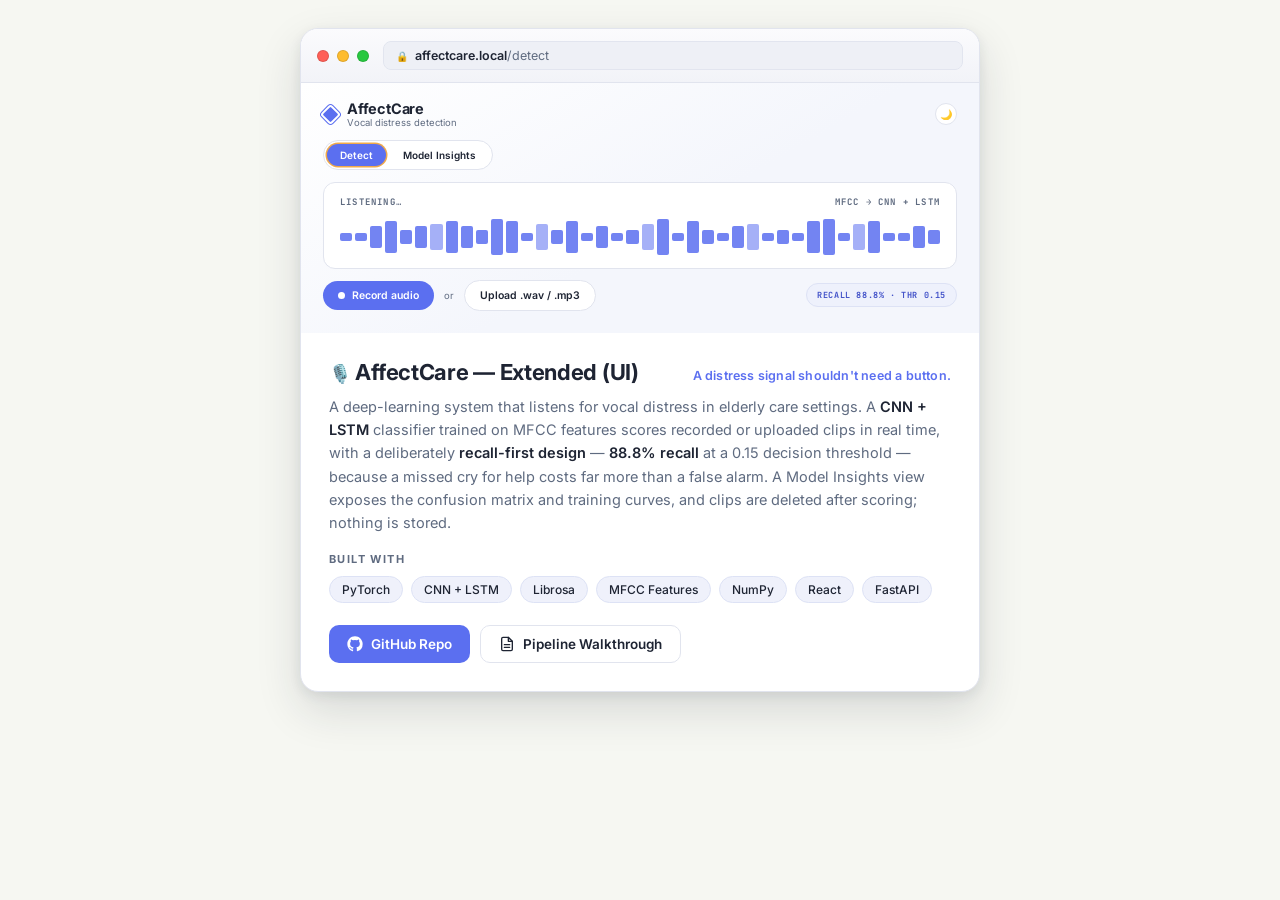
<file: src/assets/project/affectcare-card.html>
<!DOCTYPE html>
<html lang="en">
<head>
<meta charset="UTF-8">
<meta name="viewport" content="width=device-width, initial-scale=1.0">
<title>AffectCare — Project Card</title>
<link rel="preconnect" href="https://fonts.googleapis.com">
<link href="https://fonts.googleapis.com/css2?family=Inter:wght@400;500;600;700&family=JetBrains+Mono:wght@500;700&display=swap" rel="stylesheet">
<style>
  :root {
    --page-bg: #f6f7f2;
    --ink: #1e2433;
    --ink-soft: #5f6b80;
    --card-bg: #ffffff;
    --border: #e1e4ee;
    --indigo: #5b6ff0;
    --indigo-deep: #4353c9;
    --indigo-pale: #eef1fc;
    --app-bg: #f4f6fc;
    --chip-bg: #eff1fb;
    --chip-border: #dde2f5;
    --red: #ff5f57;
    --yellow: #febc2e;
    --green-dot: #28c840;
    --shadow: 0 18px 45px rgba(30, 36, 51, 0.14), 0 4px 12px rgba(30, 36, 51, 0.08);
  }

  * { margin: 0; padding: 0; box-sizing: border-box; }

  body {
    background: var(--page-bg);
    font-family: 'Inter', system-ui, sans-serif;
    color: var(--ink);
    display: flex;
    align-items: center;
    justify-content: center;
    min-height: 100vh;
    padding: 48px 20px;
  }

  /* ============ THE CARD ============ */
  .project-card {
    width: 100%;
    max-width: 680px;
    background: var(--card-bg);
    border: 1px solid var(--border);
    border-radius: 18px;
    box-shadow: var(--shadow);
    overflow: hidden;
    transition: transform 0.35s cubic-bezier(0.22, 1, 0.36, 1), box-shadow 0.35s ease;
  }
  .project-card:hover {
    transform: translateY(-6px);
    box-shadow: 0 28px 60px rgba(30, 36, 51, 0.18), 0 6px 16px rgba(30, 36, 51, 0.1);
  }

  /* ============ macOS TITLE BAR ============ */
  .titlebar {
    display: flex;
    align-items: center;
    gap: 14px;
    padding: 12px 16px;
    background: linear-gradient(#fbfbfd, #f2f3f8);
    border-bottom: 1px solid var(--border);
  }
  .traffic-lights { display: flex; gap: 8px; flex-shrink: 0; }
  .dot {
    width: 12px; height: 12px; border-radius: 50%;
    border: 0.5px solid rgba(0,0,0,0.12);
    position: relative;
  }
  .dot.red    { background: var(--red); }
  .dot.yellow { background: var(--yellow); }
  .dot.green  { background: var(--green-dot); }
  .dot span {
    position: absolute; inset: 0;
    display: flex; align-items: center; justify-content: center;
    font-size: 8px; font-weight: 700; color: rgba(0,0,0,0.5);
    opacity: 0; transition: opacity 0.15s ease;
    line-height: 1;
  }
  .traffic-lights:hover .dot span { opacity: 1; }

  .url-bar {
    flex: 1;
    display: flex;
    align-items: center;
    gap: 7px;
    background: #eef0f6;
    border: 1px solid #e2e5ef;
    border-radius: 8px;
    padding: 6px 12px;
    font-size: 12.5px;
    color: var(--ink-soft);
    min-width: 0;
  }
  .url-bar .lock { font-size: 10px; }
  .url-bar .url {
    white-space: nowrap; overflow: hidden; text-overflow: ellipsis;
  }
  .url-bar .url b { color: var(--ink); font-weight: 600; }

  /* ============ WINDOW CONTENT: real AffectCare UI, miniature ============ */
  .preview {
    height: 250px;
    background: linear-gradient(150deg, #ffffff, var(--app-bg) 55%);
    padding: 18px 22px;
    overflow: hidden;
    user-select: none;
  }
  .app-head {
    display: flex;
    align-items: center;
    justify-content: space-between;
    margin-bottom: 12px;
  }
  .app-brand {
    display: flex;
    align-items: center;
    gap: 9px;
  }
  .diamond {
    width: 15px; height: 15px;
    background: var(--indigo);
    border: 2.5px solid #ffffff;
    outline: 1.5px solid var(--indigo);
    transform: rotate(45deg);
    border-radius: 3px;
    flex-shrink: 0;
  }
  .app-brand .t {
    font-weight: 700;
    font-size: 14.5px;
    letter-spacing: -0.2px;
    line-height: 1.1;
  }
  .app-brand .s {
    font-size: 9.5px;
    color: var(--ink-soft);
  }
  .moon {
    width: 22px; height: 22px;
    border-radius: 50%;
    background: #ffffff;
    border: 1px solid var(--border);
    display: flex; align-items: center; justify-content: center;
    font-size: 10px;
  }

  .tabs {
    display: inline-flex;
    gap: 4px;
    background: #ffffff;
    border: 1px solid var(--border);
    border-radius: 999px;
    padding: 3px;
    margin-bottom: 12px;
  }
  .tab {
    font-size: 10px;
    font-weight: 600;
    padding: 5px 13px;
    border-radius: 999px;
    color: var(--ink);
  }
  .tab.active {
    background: var(--indigo);
    color: #ffffff;
    box-shadow: 0 0 0 1.5px #f0a94a;
  }

  .wave-panel {
    background: #ffffff;
    border: 1px solid var(--border);
    border-radius: 12px;
    padding: 13px 16px 11px;
    margin-bottom: 11px;
  }
  .wave-label {
    font-family: 'JetBrains Mono', monospace;
    font-size: 9px;
    font-weight: 700;
    letter-spacing: 1.2px;
    color: var(--ink-soft);
    margin-bottom: 9px;
    display: flex;
    justify-content: space-between;
  }
  .wave {
    display: flex;
    align-items: center;
    gap: 3px;
    height: 40px;
  }
  .wave i {
    flex: 1;
    background: var(--indigo);
    border-radius: 2px;
    height: 20%;
    animation: bounce 1.1s ease-in-out infinite;
    opacity: 0.85;
  }
  .wave i:nth-child(3n)  { animation-delay: 0.12s; height: 55%; }
  .wave i:nth-child(4n)  { animation-delay: 0.28s; height: 80%; }
  .wave i:nth-child(5n)  { animation-delay: 0.42s; height: 35%; }
  .wave i:nth-child(7n)  { animation-delay: 0.55s; height: 65%; opacity: 0.55; }
  .wave i:nth-child(11n) { animation-delay: 0.2s;  height: 90%; }
  @keyframes bounce {
    0%, 100% { transform: scaleY(0.55); }
    50%       { transform: scaleY(1); }
  }
  @media (prefers-reduced-motion: reduce) {
    .wave i { animation: none; }
    .project-card, .project-card:hover { transform: none; transition: none; }
  }

  .app-row {
    display: flex;
    align-items: center;
    gap: 10px;
  }
  .rec-btn {
    display: inline-flex;
    align-items: center;
    gap: 7px;
    background: var(--indigo);
    color: #ffffff;
    font-size: 10.5px;
    font-weight: 600;
    padding: 8px 15px;
    border-radius: 999px;
    flex-shrink: 0;
  }
  .rec-btn .r {
    width: 7px; height: 7px; border-radius: 50%;
    background: #ffffff;
  }
  .or { font-size: 9.5px; color: var(--ink-soft); }
  .upload-btn {
    background: #ffffff;
    border: 1px solid var(--border);
    color: var(--ink);
    font-size: 10.5px;
    font-weight: 600;
    padding: 8px 15px;
    border-radius: 999px;
    flex-shrink: 0;
  }
  .app-footnote {
    margin-left: auto;
    font-family: 'JetBrains Mono', monospace;
    font-size: 8.5px;
    font-weight: 700;
    letter-spacing: 0.6px;
    color: var(--indigo-deep);
    background: var(--indigo-pale);
    border: 1px solid var(--chip-border);
    padding: 5px 10px;
    border-radius: 999px;
    white-space: nowrap;
  }

  /* ============ PROJECT INFO ============ */
  .info { padding: 26px 28px 28px; }
  .info-head {
    display: flex;
    align-items: baseline;
    justify-content: space-between;
    gap: 12px;
    flex-wrap: wrap;
    margin-bottom: 6px;
  }
  .info h2 {
    font-size: 22px;
    font-weight: 700;
    letter-spacing: -0.3px;
  }
  .info h2 .icon { font-size: 18px; }
  .tagline {
    font-size: 12.5px;
    font-weight: 600;
    color: var(--indigo);
    letter-spacing: 0.2px;
  }
  .desc {
    font-size: 14.5px;
    line-height: 1.6;
    color: var(--ink-soft);
    margin: 10px 0 18px;
  }
  .desc b { color: var(--ink); font-weight: 600; }

  .tech-label {
    font-size: 11px;
    font-weight: 700;
    letter-spacing: 1.4px;
    text-transform: uppercase;
    color: var(--ink-soft);
    margin-bottom: 10px;
  }
  .tech-chips {
    display: flex;
    flex-wrap: wrap;
    gap: 8px;
    margin-bottom: 22px;
  }
  .chip {
    font-size: 12px;
    font-weight: 500;
    padding: 5px 12px;
    border-radius: 999px;
    background: var(--chip-bg);
    border: 1px solid var(--chip-border);
    color: var(--ink);
  }

  .links { display: flex; gap: 10px; flex-wrap: wrap; }
  .btn {
    display: inline-flex;
    align-items: center;
    gap: 8px;
    font-size: 13.5px;
    font-weight: 600;
    text-decoration: none;
    padding: 10px 18px;
    border-radius: 10px;
    transition: transform 0.15s ease, background 0.15s ease, border-color 0.15s ease;
  }
  .btn:active { transform: scale(0.97); }
  .btn.primary {
    background: var(--indigo);
    color: #ffffff;
  }
  .btn.primary:hover { background: var(--indigo-deep); }
  .btn.ghost {
    background: transparent;
    color: var(--ink);
    border: 1.5px solid var(--border);
  }
  .btn.ghost:hover { border-color: var(--indigo); }
  .btn svg { width: 16px; height: 16px; }

  @media (max-width: 520px) {
    .app-footnote { display: none; }
    .preview { height: auto; }
    .info { padding: 22px 20px 24px; }
  }

  /* ===== Dark mode (driven by the portfolio theme toggle) ===== */
  :root[data-theme="dark"] {
    --page-bg: #14161c;
    --ink: #f3f4f8;
    --ink-soft: #a7adc2;
    --card-bg: #1b1e27;
    --border: #2b2f3b;
    --chip-bg: #232734;
    --chip-border: #363c4b;
    --shadow: 0 18px 45px rgba(0, 0, 0, 0.55), 0 4px 12px rgba(0, 0, 0, 0.4);
  }
  :root[data-theme="dark"] body { background: var(--page-bg); }
  :root[data-theme="dark"] .titlebar {
    background: linear-gradient(#20242f, #171a22);
  }
  :root[data-theme="dark"] .url-bar {
    background: #12141b;
    border-color: #2b2f3b;
  }

  /* ===== embedded alignment + Farsi info (i18n-embed) ===== */
  body { align-items: flex-start; padding-top: 28px; padding-bottom: 28px; }
  body.lang-fa .info { direction: rtl; text-align: right; font-family: 'Vazirmatn', 'Inter', sans-serif; }
  body.lang-fa .info h2 { font-family: 'Vazirmatn', 'Inter', sans-serif; }
</style>
  <link href="https://fonts.googleapis.com/css2?family=Vazirmatn:wght@400;500;600;700&display=swap" rel="stylesheet">
</head>
<body>

<article class="project-card">

  <!-- macOS browser chrome -->
  <div class="titlebar">
    <div class="traffic-lights" aria-hidden="true">
      <div class="dot red"><span>×</span></div>
      <div class="dot yellow"><span>−</span></div>
      <div class="dot green"><span>+</span></div>
    </div>
    <div class="url-bar">
      <span class="lock">🔒</span>
      <span class="url"><b>affectcare.local</b>/detect</span>
    </div>
  </div>

  <!-- Window content: miniature of the real AffectCare UI -->
  <div class="preview" aria-label="Preview of the AffectCare detection interface">
    <div class="app-head">
      <div class="app-brand">
        <span class="diamond"></span>
        <div>
          <div class="t">AffectCare</div>
          <div class="s">Vocal distress detection</div>
        </div>
      </div>
      <div class="moon">🌙</div>
    </div>

    <div class="tabs">
      <span class="tab active">Detect</span>
      <span class="tab">Model Insights</span>
    </div>

    <div class="wave-panel">
      <div class="wave-label"><span>LISTENING…</span><span>MFCC → CNN + LSTM</span></div>
      <div class="wave">
        <i></i><i></i><i></i><i></i><i></i><i></i><i></i><i></i><i></i><i></i>
        <i></i><i></i><i></i><i></i><i></i><i></i><i></i><i></i><i></i><i></i>
        <i></i><i></i><i></i><i></i><i></i><i></i><i></i><i></i><i></i><i></i>
        <i></i><i></i><i></i><i></i><i></i><i></i><i></i><i></i><i></i><i></i>
      </div>
    </div>

    <div class="app-row">
      <span class="rec-btn"><span class="r"></span> Record audio</span>
      <span class="or">or</span>
      <span class="upload-btn">Upload .wav / .mp3</span>
      <span class="app-footnote">RECALL 88.8% · THR 0.15</span>
    </div>
  </div>

  <!-- Project info -->
  <div class="info">
    <div class="info-head">
      <h2><span class="icon">🎙️</span> AffectCare — Extended (UI)</h2>
      <span class="tagline" data-fa="سیگنالِ درخواستِ کمک نباید به یک دکمه نیاز داشته باشد.">A distress signal shouldn't need a button.</span>
    </div>
    <p class="desc" data-fa="یک سامانهٔ یادگیریِ عمیق که در محیط‌های مراقبت از سالمندان به‌دنبال نشانه‌های صوتیِ درماندگی می‌گردد. یک طبقه‌بندِ CNN + LSTM آموزش‌دیده روی ویژگی‌های MFCC، کلیپ‌های ضبط‌شده یا بارگذاری‌شده را در لحظه امتیاز می‌دهد — با طراحیِ عمداً یادآوری‌محور (۸۸٫۸٪ یادآوری در آستانهٔ ۰٫۱۵)، چون یک فریادِ ازدست‌رفته بسیار پرهزینه‌تر از یک هشدارِ اشتباه است. نمای بینشِ مدل، ماتریسِ درهم‌ریختگی و منحنی‌های آموزش را نشان می‌دهد و کلیپ‌ها پس از امتیازدهی حذف می‌شوند؛ چیزی ذخیره نمی‌شود.">
      A deep-learning system that listens for vocal distress in elderly care settings.
      A <b>CNN + LSTM</b> classifier trained on MFCC features scores recorded or uploaded
      clips in real time, with a deliberately <b>recall-first design</b> — <b>88.8% recall</b>
      at a 0.15 decision threshold — because a missed cry for help costs far more than a
      false alarm. A Model Insights view exposes the confusion matrix and training curves,
      and clips are deleted after scoring; nothing is stored.
    </p>

    <div class="tech-label" data-fa="ساخته‌شده با">Built with</div>
    <div class="tech-chips">
      <span class="chip">PyTorch</span>
      <span class="chip">CNN + LSTM</span>
      <span class="chip">Librosa</span>
      <span class="chip">MFCC Features</span>
      <span class="chip">NumPy</span>
      <span class="chip">React</span>
      <span class="chip">FastAPI</span>
    </div>

    <div class="links">
      <a class="btn primary" href="https://github.com/imgigin2003" target="_blank" rel="noopener">
        <svg viewBox="0 0 24 24" fill="currentColor"><path d="M12 .5C5.65.5.5 5.65.5 12c0 5.08 3.29 9.39 7.86 10.91.58.11.79-.25.79-.55 0-.27-.01-1.17-.02-2.12-3.2.7-3.88-1.36-3.88-1.36-.52-1.33-1.28-1.68-1.28-1.68-1.04-.71.08-.7.08-.7 1.15.08 1.76 1.18 1.76 1.18 1.03 1.76 2.7 1.25 3.36.96.1-.75.4-1.25.72-1.54-2.55-.29-5.24-1.28-5.24-5.69 0-1.26.45-2.28 1.18-3.09-.12-.29-.51-1.46.11-3.04 0 0 .96-.31 3.15 1.18a10.9 10.9 0 0 1 5.74 0c2.19-1.49 3.15-1.18 3.15-1.18.62 1.58.23 2.75.11 3.04.74.81 1.18 1.83 1.18 3.09 0 4.42-2.7 5.39-5.27 5.68.41.36.78 1.06.78 2.14 0 1.54-.02 2.79-.02 3.17 0 .31.21.67.8.55A11.51 11.51 0 0 0 23.5 12C23.5 5.65 18.35.5 12 .5z"/></svg>
        <span data-fa="مخزن گیت‌هاب">GitHub Repo</span>
      </a>
      <a class="btn ghost" href="https://github.com/imgigin2003" target="_blank" rel="noopener">
        <svg viewBox="0 0 24 24" fill="none" stroke="currentColor" stroke-width="2" stroke-linecap="round" stroke-linejoin="round"><path d="M14 2H6a2 2 0 0 0-2 2v16a2 2 0 0 0 2 2h12a2 2 0 0 0 2-2V8z"/><polyline points="14 2 14 8 20 8"/><line x1="16" y1="13" x2="8" y2="13"/><line x1="16" y1="17" x2="8" y2="17"/></svg>
        <span data-fa="مرور خط‌لوله">Pipeline Walkthrough</span>
      </a>
    </div>
  </div>

</article>

<script>
(function () {
  var root = document.documentElement,
    body = document.body;
  function apply() {
    var fa = root.getAttribute("lang") === "fa";
    body.classList.toggle("lang-fa", fa);
    var els = document.querySelectorAll("[data-fa]");
    for (var i = 0; i < els.length; i++) {
      var el = els[i];
      if (el.getAttribute("data-en-html") === null) {
        el.setAttribute("data-en-html", el.innerHTML);
      }
      el.innerHTML = fa ? el.getAttribute("data-fa") : el.getAttribute("data-en-html");
    }
  }
  new MutationObserver(apply).observe(root, { attributes: true, attributeFilter: ["lang"] });
  apply();
})();
</script>

</body>
</html>
</file>
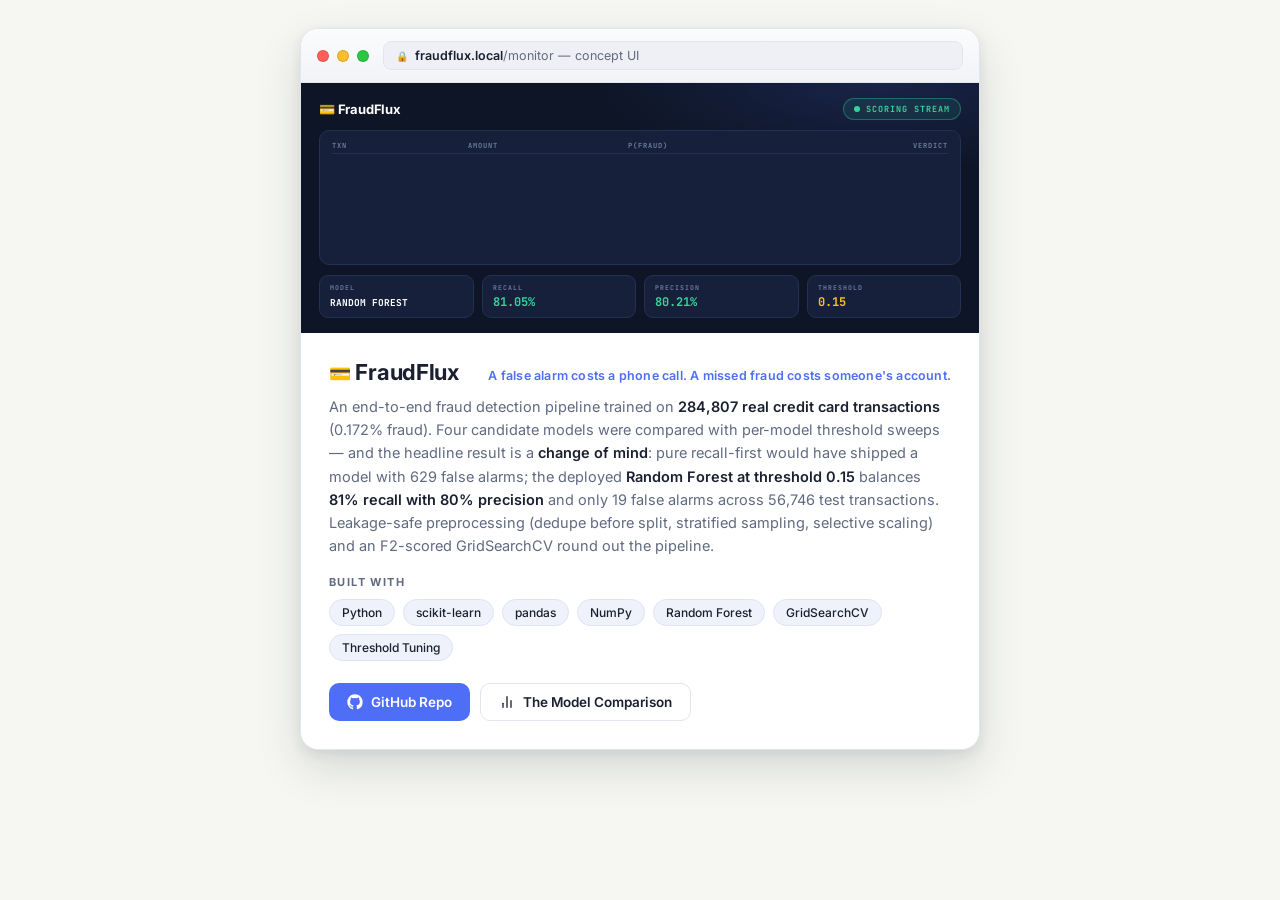
<file: src/assets/project/fraudflux-card.html>
<!DOCTYPE html>
<html lang="en">
<head>
<meta charset="UTF-8">
<meta name="viewport" content="width=device-width, initial-scale=1.0">
<title>FraudFlux — Project Card</title>
<link rel="preconnect" href="https://fonts.googleapis.com">
<link href="https://fonts.googleapis.com/css2?family=Inter:wght@400;500;600;700&family=JetBrains+Mono:wght@500;700&display=swap" rel="stylesheet">
<style>
  :root {
    --page-bg: #f6f7f2;
    --ink: #1a2030;
    --ink-soft: #606a80;
    --card-bg: #ffffff;
    --border: #e2e5ec;
    --console: #0e1526;
    --console-panel: #16203a;
    --console-line: #223052;
    --console-text: #c6d2ea;
    --console-dim: #6c7ba0;
    --ok: #34d399;
    --fraud: #f87171;
    --amber: #fbbf24;
    --accent: #4f6ef7;
    --accent-deep: #3853d8;
    --chip-bg: #eff2fb;
    --chip-border: #dde3f5;
    --red: #ff5f57;
    --yellow: #febc2e;
    --green-dot: #28c840;
    --shadow: 0 18px 45px rgba(26, 32, 48, 0.14), 0 4px 12px rgba(26, 32, 48, 0.08);
  }

  * { margin: 0; padding: 0; box-sizing: border-box; }

  body {
    background: var(--page-bg);
    font-family: 'Inter', system-ui, sans-serif;
    color: var(--ink);
    display: flex;
    align-items: center;
    justify-content: center;
    min-height: 100vh;
    padding: 48px 20px;
  }

  /* ============ THE CARD ============ */
  .project-card {
    width: 100%;
    max-width: 680px;
    background: var(--card-bg);
    border: 1px solid var(--border);
    border-radius: 18px;
    box-shadow: var(--shadow);
    overflow: hidden;
    transition: transform 0.35s cubic-bezier(0.22, 1, 0.36, 1), box-shadow 0.35s ease;
  }
  .project-card:hover {
    transform: translateY(-6px);
    box-shadow: 0 28px 60px rgba(26, 32, 48, 0.18), 0 6px 16px rgba(26, 32, 48, 0.1);
  }

  /* ============ macOS TITLE BAR ============ */
  .titlebar {
    display: flex;
    align-items: center;
    gap: 14px;
    padding: 12px 16px;
    background: linear-gradient(#fbfcfd, #f1f3f7);
    border-bottom: 1px solid var(--border);
  }
  .traffic-lights { display: flex; gap: 8px; flex-shrink: 0; }
  .dot {
    width: 12px; height: 12px; border-radius: 50%;
    border: 0.5px solid rgba(0,0,0,0.12);
    position: relative;
  }
  .dot.red    { background: var(--red); }
  .dot.yellow { background: var(--yellow); }
  .dot.green  { background: var(--green-dot); }
  .dot span {
    position: absolute; inset: 0;
    display: flex; align-items: center; justify-content: center;
    font-size: 8px; font-weight: 700; color: rgba(0,0,0,0.5);
    opacity: 0; transition: opacity 0.15s ease;
    line-height: 1;
  }
  .traffic-lights:hover .dot span { opacity: 1; }

  .url-bar {
    flex: 1;
    display: flex;
    align-items: center;
    gap: 7px;
    background: #eef0f5;
    border: 1px solid #e2e5ec;
    border-radius: 8px;
    padding: 6px 12px;
    font-size: 12.5px;
    color: var(--ink-soft);
    min-width: 0;
  }
  .url-bar .lock { font-size: 10px; }
  .url-bar .url {
    white-space: nowrap; overflow: hidden; text-overflow: ellipsis;
  }
  .url-bar .url b { color: var(--ink); font-weight: 600; }

  /* ============ WINDOW CONTENT: imaginary fraud console ============ */
  .preview {
    height: 250px;
    background:
      radial-gradient(ellipse 70% 60% at 85% 0%, rgba(79, 110, 247, 0.16), transparent 60%),
      var(--console);
    padding: 15px 18px;
    overflow: hidden;
    user-select: none;
    font-family: 'JetBrains Mono', monospace;
    display: flex;
    flex-direction: column;
    gap: 10px;
  }
  .fx-head {
    display: flex;
    align-items: center;
    justify-content: space-between;
  }
  .fx-brand {
    display: flex;
    align-items: center;
    gap: 8px;
    color: #ffffff;
    font-weight: 700;
    font-size: 13px;
    font-family: 'Inter', sans-serif;
    letter-spacing: -0.2px;
  }
  .fx-live {
    display: inline-flex;
    align-items: center;
    gap: 6px;
    font-size: 8.5px;
    font-weight: 700;
    letter-spacing: 1px;
    color: var(--ok);
    background: rgba(52, 211, 153, 0.1);
    border: 1px solid rgba(52, 211, 153, 0.35);
    padding: 4px 10px;
    border-radius: 999px;
  }
  .fx-live .d {
    width: 6px; height: 6px; border-radius: 50%;
    background: var(--ok);
    animation: blink 1.4s ease-in-out infinite;
  }
  @keyframes blink { 50% { opacity: 0.25; } }

  .fx-feed {
    flex: 1;
    background: var(--console-panel);
    border: 1px solid var(--console-line);
    border-radius: 10px;
    padding: 9px 12px;
    display: flex;
    flex-direction: column;
    justify-content: space-around;
    min-height: 0;
  }
  .fx-cols {
    display: flex;
    font-size: 7px;
    font-weight: 700;
    letter-spacing: 1px;
    color: var(--console-dim);
    padding-bottom: 3px;
    border-bottom: 1px solid var(--console-line);
  }
  .fx-row {
    display: flex;
    align-items: center;
    font-size: 8.5px;
    color: var(--console-text);
    padding: 3px 0;
    opacity: 0;
    animation: arrive 8s linear infinite;
  }
  .fx-row:nth-child(2) { animation-delay: 0s; }
  .fx-row:nth-child(3) { animation-delay: 1.1s; }
  .fx-row:nth-child(4) { animation-delay: 2.2s; }
  .fx-row:nth-child(5) { animation-delay: 3.3s; }
  .fx-row:nth-child(6) { animation-delay: 4.4s; }
  @keyframes arrive {
    0%   { opacity: 0; transform: translateY(-3px); }
    6%   { opacity: 1; transform: translateY(0); }
    92%  { opacity: 1; }
    100% { opacity: 0; }
  }
  .c-id  { width: 22%; color: var(--console-dim); }
  .c-amt { width: 26%; }
  .c-pr  { width: 26%; }
  .c-v   { width: 26%; text-align: right; }
  .v-ok    { color: var(--ok); font-weight: 700; }
  .v-fraud {
    color: var(--fraud);
    font-weight: 700;
    animation: alarm 8s linear infinite;
    animation-delay: inherit;
  }
  .fx-row.hot { background: rgba(248, 113, 113, 0.07); border-radius: 5px; }
  @keyframes alarm {
    6%, 10%, 14% { text-shadow: 0 0 8px rgba(248, 113, 113, 0.9); }
    8%, 12%      { text-shadow: none; }
  }

  .fx-stats {
    display: flex;
    gap: 8px;
  }
  .fx-stat {
    flex: 1;
    background: var(--console-panel);
    border: 1px solid var(--console-line);
    border-radius: 9px;
    padding: 7px 10px;
  }
  .fx-stat .k {
    font-size: 6.5px;
    font-weight: 700;
    letter-spacing: 1px;
    color: var(--console-dim);
    margin-bottom: 2px;
    white-space: nowrap;
  }
  .fx-stat .v { font-size: 12px; font-weight: 700; color: #ffffff; }
  .fx-stat .v.g  { color: var(--ok); }
  .fx-stat .v.a  { color: var(--amber); }
  @media (prefers-reduced-motion: reduce) {
    .fx-row { animation: none; opacity: 1; }
    .v-fraud { animation: none; }
    .fx-live .d { animation: none; }
    .project-card, .project-card:hover { transform: none; transition: none; }
  }

  /* ============ PROJECT INFO ============ */
  .info { padding: 26px 28px 28px; }
  .info-head {
    display: flex;
    align-items: baseline;
    justify-content: space-between;
    gap: 12px;
    flex-wrap: wrap;
    margin-bottom: 6px;
  }
  .info h2 {
    font-size: 22px;
    font-weight: 700;
    letter-spacing: -0.3px;
  }
  .info h2 .icon { font-size: 18px; }
  .tagline {
    font-size: 12.5px;
    font-weight: 600;
    color: var(--accent);
    letter-spacing: 0.2px;
  }
  .desc {
    font-size: 14.5px;
    line-height: 1.6;
    color: var(--ink-soft);
    margin: 10px 0 18px;
  }
  .desc b { color: var(--ink); font-weight: 600; }

  .tech-label {
    font-size: 11px;
    font-weight: 700;
    letter-spacing: 1.4px;
    text-transform: uppercase;
    color: var(--ink-soft);
    margin-bottom: 10px;
  }
  .tech-chips {
    display: flex;
    flex-wrap: wrap;
    gap: 8px;
    margin-bottom: 22px;
  }
  .chip {
    font-size: 12px;
    font-weight: 500;
    padding: 5px 12px;
    border-radius: 999px;
    background: var(--chip-bg);
    border: 1px solid var(--chip-border);
    color: var(--ink);
  }

  .links { display: flex; gap: 10px; flex-wrap: wrap; }
  .btn {
    display: inline-flex;
    align-items: center;
    gap: 8px;
    font-size: 13.5px;
    font-weight: 600;
    text-decoration: none;
    padding: 10px 18px;
    border-radius: 10px;
    transition: transform 0.15s ease, background 0.15s ease, border-color 0.15s ease;
  }
  .btn:active { transform: scale(0.97); }
  .btn.primary {
    background: var(--accent);
    color: #ffffff;
  }
  .btn.primary:hover { background: var(--accent-deep); }
  .btn.ghost {
    background: transparent;
    color: var(--ink);
    border: 1.5px solid var(--border);
  }
  .btn.ghost:hover { border-color: var(--accent); }
  .btn svg { width: 16px; height: 16px; }

  @media (max-width: 520px) {
    .fx-stats { flex-wrap: wrap; }
    .fx-stat { flex: 1 1 40%; }
    .preview { height: auto; }
    .info { padding: 22px 20px 24px; }
  }

  /* ===== Dark mode (driven by the portfolio theme toggle) ===== */
  :root[data-theme="dark"] {
    --page-bg: #14161c;
    --ink: #f3f4f8;
    --ink-soft: #a7adc2;
    --card-bg: #1b1e27;
    --border: #2b2f3b;
    --chip-bg: #232734;
    --chip-border: #363c4b;
    --shadow: 0 18px 45px rgba(0, 0, 0, 0.55), 0 4px 12px rgba(0, 0, 0, 0.4);
  }
  :root[data-theme="dark"] body { background: var(--page-bg); }
  :root[data-theme="dark"] .titlebar {
    background: linear-gradient(#20242f, #171a22);
  }
  :root[data-theme="dark"] .url-bar {
    background: #12141b;
    border-color: #2b2f3b;
  }

  /* ===== embedded alignment + Farsi info (i18n-embed) ===== */
  body { align-items: flex-start; padding-top: 28px; padding-bottom: 28px; }
  body.lang-fa .info { direction: rtl; text-align: right; font-family: 'Vazirmatn', 'Inter', sans-serif; }
  body.lang-fa .info h2 { font-family: 'Vazirmatn', 'Inter', sans-serif; }
</style>
  <link href="https://fonts.googleapis.com/css2?family=Vazirmatn:wght@400;500;600;700&display=swap" rel="stylesheet">
</head>
<body>

<article class="project-card">

  <!-- macOS browser chrome -->
  <div class="titlebar">
    <div class="traffic-lights" aria-hidden="true">
      <div class="dot red"><span>×</span></div>
      <div class="dot yellow"><span>−</span></div>
      <div class="dot green"><span>+</span></div>
    </div>
    <div class="url-bar">
      <span class="lock">🔒</span>
      <span class="url"><b>fraudflux.local</b>/monitor — concept UI</span>
    </div>
  </div>

  <!-- Window content: imaginary live transaction monitor -->
  <div class="preview" aria-label="Concept preview of a FraudFlux live transaction monitor">
    <div class="fx-head">
      <div class="fx-brand">💳 FraudFlux</div>
      <div class="fx-live"><span class="d"></span> SCORING STREAM</div>
    </div>

    <div class="fx-feed">
      <div class="fx-cols">
        <span class="c-id">TXN</span><span class="c-amt">AMOUNT</span><span class="c-pr">P(FRAUD)</span><span class="c-v">VERDICT</span>
      </div>
      <div class="fx-row"><span class="c-id">#56 731</span><span class="c-amt">€ 42.80</span><span class="c-pr">0.001</span><span class="c-v v-ok">✓ NOT FRAUD</span></div>
      <div class="fx-row"><span class="c-id">#56 732</span><span class="c-amt">€ 129.99</span><span class="c-pr">0.034</span><span class="c-v v-ok">✓ NOT FRAUD</span></div>
      <div class="fx-row hot"><span class="c-id">#56 733</span><span class="c-amt">€ 1 899.00</span><span class="c-pr">0.967</span><span class="c-v v-fraud">⚠ FRAUD</span></div>
      <div class="fx-row"><span class="c-id">#56 734</span><span class="c-amt">€ 8.40</span><span class="c-pr">0.000</span><span class="c-v v-ok">✓ NOT FRAUD</span></div>
      <div class="fx-row"><span class="c-id">#56 735</span><span class="c-amt">€ 76.12</span><span class="c-pr">0.089</span><span class="c-v v-ok">✓ NOT FRAUD</span></div>
    </div>

    <div class="fx-stats">
      <div class="fx-stat"><div class="k">MODEL</div><div class="v" style="font-size:9.5px; padding-top:2px;">RANDOM FOREST</div></div>
      <div class="fx-stat"><div class="k">RECALL</div><div class="v g">81.05%</div></div>
      <div class="fx-stat"><div class="k">PRECISION</div><div class="v g">80.21%</div></div>
      <div class="fx-stat"><div class="k">THRESHOLD</div><div class="v a">0.15</div></div>
    </div>
  </div>

  <!-- Project info -->
  <div class="info">
    <div class="info-head">
      <h2><span class="icon">💳</span> FraudFlux</h2>
      <span class="tagline" data-fa="یک هشدارِ اشتباه هزینه‌اش یک تماس است؛ یک تقلبِ ازدست‌رفته، حسابِ یک نفر.">A false alarm costs a phone call. A missed fraud costs someone's account.</span>
    </div>
    <p class="desc" data-fa="یک خط‌لولهٔ سرتاسریِ تشخیص تقلب، آموزش‌دیده روی ۲۸۴٬۸۰۷ تراکنش واقعیِ کارت اعتباری (۰٫۱۷۲٪ تقلب). چهار مدلِ کاندید با جاروبِ آستانه به‌ازای هر مدل مقایسه شدند — و نتیجهٔ کلیدی یک تغییرِ نظر است: رویکردِ صرفاً یادآوری‌محور مدلی با ۶۲۹ هشدارِ اشتباه تحویل می‌داد؛ مدلِ نهایی، جنگل تصادفی با آستانهٔ ۰٫۱۵، تعادلِ ۸۱٪ یادآوری با ۸۰٪ دقت و تنها ۱۹ هشدارِ اشتباه در ۵۶٬۷۴۶ تراکنشِ آزمون را برقرار می‌کند. پیش‌پردازشِ نشت‌ایمن و GridSearchCV با معیار F2 خط‌لوله را کامل می‌کنند.">
      An end-to-end fraud detection pipeline trained on <b>284,807 real credit card
      transactions</b> (0.172% fraud). Four candidate models were compared with per-model
      threshold sweeps — and the headline result is a <b>change of mind</b>: pure
      recall-first would have shipped a model with 629 false alarms; the deployed
      <b>Random Forest at threshold 0.15</b> balances <b>81% recall with 80% precision</b>
      and only 19 false alarms across 56,746 test transactions. Leakage-safe preprocessing
      (dedupe before split, stratified sampling, selective scaling) and an F2-scored
      GridSearchCV round out the pipeline.
    </p>

    <div class="tech-label" data-fa="ساخته‌شده با">Built with</div>
    <div class="tech-chips">
      <span class="chip">Python</span>
      <span class="chip">scikit-learn</span>
      <span class="chip">pandas</span>
      <span class="chip">NumPy</span>
      <span class="chip">Random Forest</span>
      <span class="chip">GridSearchCV</span>
      <span class="chip">Threshold Tuning</span>
    </div>

    <div class="links">
      <a class="btn primary" href="https://github.com/imgigin2003/FraudFlux" target="_blank" rel="noopener">
        <svg viewBox="0 0 24 24" fill="currentColor"><path d="M12 .5C5.65.5.5 5.65.5 12c0 5.08 3.29 9.39 7.86 10.91.58.11.79-.25.79-.55 0-.27-.01-1.17-.02-2.12-3.2.7-3.88-1.36-3.88-1.36-.52-1.33-1.28-1.68-1.28-1.68-1.04-.71.08-.7.08-.7 1.15.08 1.76 1.18 1.76 1.18 1.03 1.76 2.7 1.25 3.36.96.1-.75.4-1.25.72-1.54-2.55-.29-5.24-1.28-5.24-5.69 0-1.26.45-2.28 1.18-3.09-.12-.29-.51-1.46.11-3.04 0 0 .96-.31 3.15 1.18a10.9 10.9 0 0 1 5.74 0c2.19-1.49 3.15-1.18 3.15-1.18.62 1.58.23 2.75.11 3.04.74.81 1.18 1.83 1.18 3.09 0 4.42-2.7 5.39-5.27 5.68.41.36.78 1.06.78 2.14 0 1.54-.02 2.79-.02 3.17 0 .31.21.67.8.55A11.51 11.51 0 0 0 23.5 12C23.5 5.65 18.35.5 12 .5z"/></svg>
        <span data-fa="مخزن گیت‌هاب">GitHub Repo</span>
      </a>
      <a class="btn ghost" href="https://github.com/imgigin2003/FraudFlux#-the-problem-with-recall-over-precision-always" target="_blank" rel="noopener">
        <svg viewBox="0 0 24 24" fill="none" stroke="currentColor" stroke-width="2" stroke-linecap="round" stroke-linejoin="round"><line x1="18" y1="20" x2="18" y2="10"/><line x1="12" y1="20" x2="12" y2="4"/><line x1="6" y1="20" x2="6" y2="14"/></svg>
        <span data-fa="مقایسهٔ مدل‌ها">The Model Comparison</span>
      </a>
    </div>
  </div>

</article>

<script>
(function () {
  var root = document.documentElement,
    body = document.body;
  function apply() {
    var fa = root.getAttribute("lang") === "fa";
    body.classList.toggle("lang-fa", fa);
    var els = document.querySelectorAll("[data-fa]");
    for (var i = 0; i < els.length; i++) {
      var el = els[i];
      if (el.getAttribute("data-en-html") === null) {
        el.setAttribute("data-en-html", el.innerHTML);
      }
      el.innerHTML = fa ? el.getAttribute("data-fa") : el.getAttribute("data-en-html");
    }
  }
  new MutationObserver(apply).observe(root, { attributes: true, attributeFilter: ["lang"] });
  apply();
})();
</script>

</body>
</html>
</file>
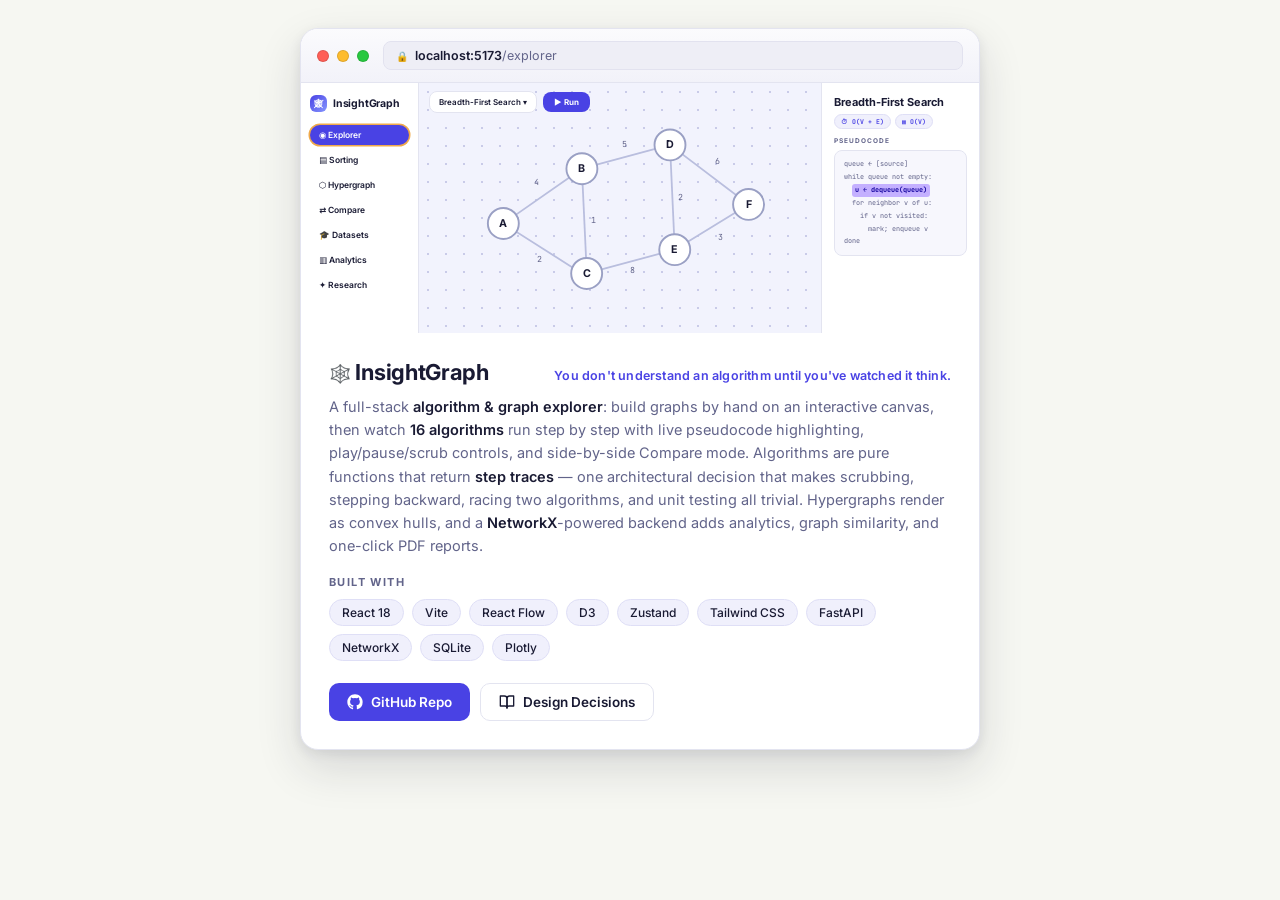
<file: src/assets/project/insightgraph-card.html>
<!DOCTYPE html>
<html lang="en">
<head>
<meta charset="UTF-8">
<meta name="viewport" content="width=device-width, initial-scale=1.0">
<title>InsightGraph — Project Card</title>
<link rel="preconnect" href="https://fonts.googleapis.com">
<link href="https://fonts.googleapis.com/css2?family=Inter:wght@400;500;600;700&family=JetBrains+Mono:wght@500;700&display=swap" rel="stylesheet">
<style>
  :root {
    --page-bg: #f6f7f2;
    --ink: #191a33;
    --ink-soft: #62648a;
    --card-bg: #ffffff;
    --border: #e3e4f0;
    --brand-deep: #11009E;
    --brand: #4942E4;
    --brand-mid: #8696FE;
    --brand-pale: #C4B0FF;
    --app-bg: #f2f3fd;
    --chip-bg: #f0f0fc;
    --chip-border: #dfdff6;
    --focus-ring: #f0a94a;
    --red: #ff5f57;
    --yellow: #febc2e;
    --green-dot: #28c840;
    --shadow: 0 18px 45px rgba(25, 26, 51, 0.14), 0 4px 12px rgba(25, 26, 51, 0.08);
  }

  * { margin: 0; padding: 0; box-sizing: border-box; }

  body {
    background: var(--page-bg);
    font-family: 'Inter', system-ui, sans-serif;
    color: var(--ink);
    display: flex;
    align-items: center;
    justify-content: center;
    min-height: 100vh;
    padding: 48px 20px;
  }

  /* ============ THE CARD ============ */
  .project-card {
    width: 100%;
    max-width: 680px;
    background: var(--card-bg);
    border: 1px solid var(--border);
    border-radius: 18px;
    box-shadow: var(--shadow);
    overflow: hidden;
    transition: transform 0.35s cubic-bezier(0.22, 1, 0.36, 1), box-shadow 0.35s ease;
  }
  .project-card:hover {
    transform: translateY(-6px);
    box-shadow: 0 28px 60px rgba(25, 26, 51, 0.18), 0 6px 16px rgba(25, 26, 51, 0.1);
  }

  /* ============ macOS TITLE BAR ============ */
  .titlebar {
    display: flex;
    align-items: center;
    gap: 14px;
    padding: 12px 16px;
    background: linear-gradient(#fbfbfd, #f2f2f9);
    border-bottom: 1px solid var(--border);
  }
  .traffic-lights { display: flex; gap: 8px; flex-shrink: 0; }
  .dot {
    width: 12px; height: 12px; border-radius: 50%;
    border: 0.5px solid rgba(0,0,0,0.12);
    position: relative;
  }
  .dot.red    { background: var(--red); }
  .dot.yellow { background: var(--yellow); }
  .dot.green  { background: var(--green-dot); }
  .dot span {
    position: absolute; inset: 0;
    display: flex; align-items: center; justify-content: center;
    font-size: 8px; font-weight: 700; color: rgba(0,0,0,0.5);
    opacity: 0; transition: opacity 0.15s ease;
    line-height: 1;
  }
  .traffic-lights:hover .dot span { opacity: 1; }

  .url-bar {
    flex: 1;
    display: flex;
    align-items: center;
    gap: 7px;
    background: #eeeef6;
    border: 1px solid #e2e2ef;
    border-radius: 8px;
    padding: 6px 12px;
    font-size: 12.5px;
    color: var(--ink-soft);
    min-width: 0;
  }
  .url-bar .lock { font-size: 10px; }
  .url-bar .url {
    white-space: nowrap; overflow: hidden; text-overflow: ellipsis;
  }
  .url-bar .url b { color: var(--ink); font-weight: 600; }

  /* ============ WINDOW CONTENT: mini InsightGraph explorer ============ */
  .preview {
    display: flex;
    height: 250px;
    background: var(--app-bg);
    overflow: hidden;
    user-select: none;
  }
  .ig-sidebar {
    width: 118px;
    background: #ffffff;
    border-right: 1px solid var(--border);
    padding: 12px 9px;
    flex-shrink: 0;
    display: flex;
    flex-direction: column;
    gap: 5px;
  }
  .ig-brand {
    display: flex;
    align-items: center;
    gap: 6px;
    font-weight: 700;
    font-size: 10.5px;
    color: var(--ink);
    margin-bottom: 8px;
    letter-spacing: -0.2px;
  }
  .ig-logo {
    width: 17px; height: 17px;
    border-radius: 6px;
    background: linear-gradient(135deg, var(--brand), var(--brand-mid));
    color: #fff;
    font-size: 9px;
    display: flex; align-items: center; justify-content: center;
    flex-shrink: 0;
  }
  .ig-nav {
    font-size: 8.5px;
    font-weight: 600;
    padding: 5px 9px;
    border-radius: 999px;
    color: var(--ink);
  }
  .ig-nav.active {
    background: var(--brand);
    color: #ffffff;
    box-shadow: 0 0 0 1.5px var(--focus-ring);
  }

  .ig-canvas {
    flex: 1;
    position: relative;
    min-width: 0;
    background:
      radial-gradient(circle, #c9cbe8 1px, transparent 1px);
    background-size: 18px 18px;
  }
  .ig-toolbar {
    position: absolute;
    top: 8px; left: 10px; right: 10px;
    display: flex;
    align-items: center;
    gap: 6px;
    z-index: 2;
  }
  .ig-select {
    background: #ffffff;
    border: 1px solid var(--border);
    border-radius: 8px;
    font-size: 8px;
    font-weight: 600;
    padding: 5px 9px;
    color: var(--ink);
    white-space: nowrap;
  }
  .ig-run {
    background: var(--brand);
    color: #ffffff;
    font-size: 8px;
    font-weight: 700;
    padding: 5px 11px;
    border-radius: 8px;
    white-space: nowrap;
  }

  .ig-svg { width: 100%; height: 100%; }
  .edge { stroke: #b9bede; stroke-width: 1.5; }
  .wlabel {
    font-family: 'JetBrains Mono', monospace;
    font-size: 7px;
    fill: var(--ink-soft);
  }
  .node circle {
    fill: #ffffff;
    stroke: #9aa0c4;
    stroke-width: 1.6;
  }
  .node text {
    font-family: 'Inter', sans-serif;
    font-size: 9px;
    font-weight: 700;
    fill: var(--ink);
    text-anchor: middle;
    dominant-baseline: central;
  }
  /* BFS wave: nodes light up in traversal order, then reset */
  @keyframes visit {
    0%, 100% { fill: #ffffff; stroke: #9aa0c4; }
    12%      { fill: var(--brand); stroke: var(--brand-deep); }
    38%      { fill: var(--brand-pale); stroke: var(--brand-mid); }
    72%      { fill: var(--brand-pale); stroke: var(--brand-mid); }
    90%      { fill: #ffffff; stroke: #9aa0c4; }
  }
  @keyframes visitText {
    0%, 100% { fill: var(--ink); }
    12%      { fill: #ffffff; }
    38%, 72% { fill: var(--brand-deep); }
  }
  .node.v circle { animation: visit 6s ease-in-out infinite; }
  .node.v text   { animation: visitText 6s ease-in-out infinite; }
  .node.d1 circle, .node.d1 text { animation-delay: 0.7s; }
  .node.d2 circle, .node.d2 text { animation-delay: 1.4s; }
  .node.d3 circle, .node.d3 text { animation-delay: 2.1s; }
  .node.d4 circle, .node.d4 text { animation-delay: 2.8s; }
  .node.d5 circle, .node.d5 text { animation-delay: 3.5s; }
  @media (prefers-reduced-motion: reduce) {
    .node.v circle, .node.v text { animation: none; }
    .project-card, .project-card:hover { transform: none; transition: none; }
  }

  .ig-panel {
    width: 158px;
    background: #ffffff;
    border-left: 1px solid var(--border);
    padding: 12px 12px;
    flex-shrink: 0;
    overflow: hidden;
  }
  .ig-panel .pt {
    font-size: 11px;
    font-weight: 700;
    color: var(--ink);
    margin-bottom: 5px;
  }
  .ig-badges { display: flex; gap: 4px; margin-bottom: 8px; }
  .ig-badge {
    font-family: 'JetBrains Mono', monospace;
    font-size: 6.5px;
    font-weight: 700;
    color: var(--brand);
    background: var(--chip-bg);
    border: 1px solid var(--chip-border);
    padding: 2px 6px;
    border-radius: 999px;
    white-space: nowrap;
  }
  .ig-pl {
    font-size: 6.5px;
    font-weight: 700;
    letter-spacing: 1px;
    color: var(--ink-soft);
    margin-bottom: 5px;
  }
  .ig-code {
    font-family: 'JetBrains Mono', monospace;
    font-size: 6.8px;
    line-height: 1.9;
    color: var(--ink-soft);
    background: #f7f7fd;
    border: 1px solid var(--border);
    border-radius: 8px;
    padding: 7px 9px;
    white-space: nowrap;
    overflow: hidden;
  }
  .ig-code .hl {
    display: inline-block;
    background: var(--brand-pale);
    color: var(--brand-deep);
    border-radius: 3px;
    padding: 0 3px;
    font-weight: 700;
  }

  /* ============ PROJECT INFO ============ */
  .info { padding: 26px 28px 28px; }
  .info-head {
    display: flex;
    align-items: baseline;
    justify-content: space-between;
    gap: 12px;
    flex-wrap: wrap;
    margin-bottom: 6px;
  }
  .info h2 {
    font-size: 22px;
    font-weight: 700;
    letter-spacing: -0.3px;
  }
  .info h2 .icon { font-size: 18px; }
  .tagline {
    font-size: 12.5px;
    font-weight: 600;
    color: var(--brand);
    letter-spacing: 0.2px;
  }
  .desc {
    font-size: 14.5px;
    line-height: 1.6;
    color: var(--ink-soft);
    margin: 10px 0 18px;
  }
  .desc b { color: var(--ink); font-weight: 600; }

  .tech-label {
    font-size: 11px;
    font-weight: 700;
    letter-spacing: 1.4px;
    text-transform: uppercase;
    color: var(--ink-soft);
    margin-bottom: 10px;
  }
  .tech-chips {
    display: flex;
    flex-wrap: wrap;
    gap: 8px;
    margin-bottom: 22px;
  }
  .chip {
    font-size: 12px;
    font-weight: 500;
    padding: 5px 12px;
    border-radius: 999px;
    background: var(--chip-bg);
    border: 1px solid var(--chip-border);
    color: var(--ink);
  }

  .links { display: flex; gap: 10px; flex-wrap: wrap; }
  .btn {
    display: inline-flex;
    align-items: center;
    gap: 8px;
    font-size: 13.5px;
    font-weight: 600;
    text-decoration: none;
    padding: 10px 18px;
    border-radius: 10px;
    transition: transform 0.15s ease, background 0.15s ease, border-color 0.15s ease;
  }
  .btn:active { transform: scale(0.97); }
  .btn.primary {
    background: var(--brand);
    color: #ffffff;
  }
  .btn.primary:hover { background: var(--brand-deep); }
  .btn.ghost {
    background: transparent;
    color: var(--ink);
    border: 1.5px solid var(--border);
  }
  .btn.ghost:hover { border-color: var(--brand); }
  .btn svg { width: 16px; height: 16px; }

  @media (max-width: 560px) {
    .ig-panel { display: none; }
  }
  @media (max-width: 440px) {
    .ig-sidebar { display: none; }
    .info { padding: 22px 20px 24px; }
  }

  /* ===== Dark mode (driven by the portfolio theme toggle) ===== */
  :root[data-theme="dark"] {
    --page-bg: #14161c;
    --ink: #f3f4f8;
    --ink-soft: #a7adc2;
    --card-bg: #1b1e27;
    --border: #2b2f3b;
    --chip-bg: #232734;
    --chip-border: #363c4b;
    --shadow: 0 18px 45px rgba(0, 0, 0, 0.55), 0 4px 12px rgba(0, 0, 0, 0.4);
  }
  :root[data-theme="dark"] body { background: var(--page-bg); }
  :root[data-theme="dark"] .titlebar {
    background: linear-gradient(#20242f, #171a22);
  }
  :root[data-theme="dark"] .url-bar {
    background: #12141b;
    border-color: #2b2f3b;
  }

  /* ===== embedded alignment + Farsi info (i18n-embed) ===== */
  body { align-items: flex-start; padding-top: 28px; padding-bottom: 28px; }
  body.lang-fa .info { direction: rtl; text-align: right; font-family: 'Vazirmatn', 'Inter', sans-serif; }
  body.lang-fa .info h2 { font-family: 'Vazirmatn', 'Inter', sans-serif; }
</style>
  <link href="https://fonts.googleapis.com/css2?family=Vazirmatn:wght@400;500;600;700&display=swap" rel="stylesheet">
</head>
<body>

<article class="project-card">

  <!-- macOS browser chrome -->
  <div class="titlebar">
    <div class="traffic-lights" aria-hidden="true">
      <div class="dot red"><span>×</span></div>
      <div class="dot yellow"><span>−</span></div>
      <div class="dot green"><span>+</span></div>
    </div>
    <div class="url-bar">
      <span class="lock">🔒</span>
      <span class="url"><b>localhost:5173</b>/explorer</span>
    </div>
  </div>

  <!-- Window content: mini algorithm explorer with a looping BFS run -->
  <div class="preview" aria-label="Preview of the InsightGraph explorer running BFS">
    <div class="ig-sidebar">
      <div class="ig-brand"><span class="ig-logo">🕸</span> InsightGraph</div>
      <div class="ig-nav active">◉ Explorer</div>
      <div class="ig-nav">▤ Sorting</div>
      <div class="ig-nav">⬡ Hypergraph</div>
      <div class="ig-nav">⇄ Compare</div>
      <div class="ig-nav">🎓 Datasets</div>
      <div class="ig-nav">▥ Analytics</div>
      <div class="ig-nav">✦ Research</div>
    </div>

    <div class="ig-canvas">
      <div class="ig-toolbar">
        <span class="ig-select">Breadth-First Search ▾</span>
        <span class="ig-run">▶ Run</span>
      </div>
      <svg class="ig-svg" viewBox="0 0 300 210" xmlns="http://www.w3.org/2000/svg">
        <!-- edges -->
        <line class="edge" x1="52"  y1="118" x2="118" y2="72"/>
        <line class="edge" x1="52"  y1="118" x2="118" y2="160"/>
        <line class="edge" x1="118" y1="72"  x2="122" y2="158"/>
        <line class="edge" x1="118" y1="72"  x2="192" y2="52"/>
        <line class="edge" x1="192" y1="52"  x2="196" y2="140"/>
        <line class="edge" x1="122" y1="160" x2="196" y2="140"/>
        <line class="edge" x1="192" y1="52"  x2="258" y2="102"/>
        <line class="edge" x1="196" y1="140" x2="258" y2="102"/>
        <!-- weights -->
        <text class="wlabel" x="78"  y="86">4</text>
        <text class="wlabel" x="80"  y="150">2</text>
        <text class="wlabel" x="126" y="118">1</text>
        <text class="wlabel" x="152" y="54">5</text>
        <text class="wlabel" x="199" y="98">2</text>
        <text class="wlabel" x="158" y="160">8</text>
        <text class="wlabel" x="230" y="68">6</text>
        <text class="wlabel" x="232" y="132">3</text>
        <!-- nodes (BFS order: A → B → C → D → E → F) -->
        <g class="node v"><circle cx="52" cy="118" r="13"/><text x="52" y="118">A</text></g>
        <g class="node v d1"><circle cx="118" cy="72" r="13"/><text x="118" y="72">B</text></g>
        <g class="node v d2"><circle cx="122" cy="160" r="13"/><text x="122" y="160">C</text></g>
        <g class="node v d3"><circle cx="192" cy="52" r="13"/><text x="192" y="52">D</text></g>
        <g class="node v d4"><circle cx="196" cy="140" r="13"/><text x="196" y="140">E</text></g>
        <g class="node v d5"><circle cx="258" cy="102" r="13"/><text x="258" y="102">F</text></g>
      </svg>
    </div>

    <div class="ig-panel">
      <div class="pt">Breadth-First Search</div>
      <div class="ig-badges">
        <span class="ig-badge">⏱ O(V + E)</span>
        <span class="ig-badge">▦ O(V)</span>
      </div>
      <div class="ig-pl">PSEUDOCODE</div>
      <div class="ig-code">
        queue ← [source]<br>
        while queue not empty:<br>
        &nbsp;&nbsp;<span class="hl">u ← dequeue(queue)</span><br>
        &nbsp;&nbsp;for neighbor v of u:<br>
        &nbsp;&nbsp;&nbsp;&nbsp;if v not visited:<br>
        &nbsp;&nbsp;&nbsp;&nbsp;&nbsp;&nbsp;mark; enqueue v<br>
        done
      </div>
    </div>
  </div>

  <!-- Project info -->
  <div class="info">
    <div class="info-head">
      <h2><span class="icon">🕸️</span> InsightGraph</h2>
      <span class="tagline" data-fa="یک الگوریتم را تا وقتی فکر کردنش را نبینی، واقعاً درک نمی‌کنی.">You don't understand an algorithm until you've watched it think.</span>
    </div>
    <p class="desc" data-fa="یک کاوشگر کاملِ الگوریتم و گراف: گراف‌ها را روی بوم تعاملی بساز و اجرای گام‌به‌گامِ ۱۶ الگوریتم را با هایلایت زندهٔ شبه‌کد، کنترل‌های پخش/توقف/جابه‌جایی و حالت مقایسهٔ کنارِهم تماشا کن. الگوریتم‌ها توابع خالصی هستند که ردِ گام‌ها را برمی‌گردانند — تصمیمی معماری‌ای که جابه‌جایی، گام‌به‌گام به‌عقب، مسابقهٔ دو الگوریتم و تست واحد را ساده می‌کند. ابَرگراف‌ها به‌شکل پوشِ محدب رسم می‌شوند و بک‌اند مبتنی بر NetworkX تحلیل، شباهت گراف و گزارش PDF یک‌کلیکی اضافه می‌کند.">
      A full-stack <b>algorithm &amp; graph explorer</b>: build graphs by hand on an
      interactive canvas, then watch <b>16 algorithms</b> run step by step with live
      pseudocode highlighting, play/pause/scrub controls, and side-by-side Compare mode.
      Algorithms are pure functions that return <b>step traces</b> — one architectural
      decision that makes scrubbing, stepping backward, racing two algorithms, and unit
      testing all trivial. Hypergraphs render as convex hulls, and a <b>NetworkX</b>-powered
      backend adds analytics, graph similarity, and one-click PDF reports.
    </p>

    <div class="tech-label" data-fa="ساخته‌شده با">Built with</div>
    <div class="tech-chips">
      <span class="chip">React 18</span>
      <span class="chip">Vite</span>
      <span class="chip">React Flow</span>
      <span class="chip">D3</span>
      <span class="chip">Zustand</span>
      <span class="chip">Tailwind CSS</span>
      <span class="chip">FastAPI</span>
      <span class="chip">NetworkX</span>
      <span class="chip">SQLite</span>
      <span class="chip">Plotly</span>
    </div>

    <div class="links">
      <a class="btn primary" href="https://github.com/imgigin2003/InsightGraph" target="_blank" rel="noopener">
        <svg viewBox="0 0 24 24" fill="currentColor"><path d="M12 .5C5.65.5.5 5.65.5 12c0 5.08 3.29 9.39 7.86 10.91.58.11.79-.25.79-.55 0-.27-.01-1.17-.02-2.12-3.2.7-3.88-1.36-3.88-1.36-.52-1.33-1.28-1.68-1.28-1.68-1.04-.71.08-.7.08-.7 1.15.08 1.76 1.18 1.76 1.18 1.03 1.76 2.7 1.25 3.36.96.1-.75.4-1.25.72-1.54-2.55-.29-5.24-1.28-5.24-5.69 0-1.26.45-2.28 1.18-3.09-.12-.29-.51-1.46.11-3.04 0 0 .96-.31 3.15 1.18a10.9 10.9 0 0 1 5.74 0c2.19-1.49 3.15-1.18 3.15-1.18.62 1.58.23 2.75.11 3.04.74.81 1.18 1.83 1.18 3.09 0 4.42-2.7 5.39-5.27 5.68.41.36.78 1.06.78 2.14 0 1.54-.02 2.79-.02 3.17 0 .31.21.67.8.55A11.51 11.51 0 0 0 23.5 12C23.5 5.65 18.35.5 12 .5z"/></svg>
        <span data-fa="مخزن گیت‌هاب">GitHub Repo</span>
      </a>
      <a class="btn ghost" href="https://github.com/imgigin2003/InsightGraph#-key-design-decisions" target="_blank" rel="noopener">
        <svg viewBox="0 0 24 24" fill="none" stroke="currentColor" stroke-width="2" stroke-linecap="round" stroke-linejoin="round"><path d="M2 3h6a4 4 0 0 1 4 4v14a3 3 0 0 0-3-3H2z"/><path d="M22 3h-6a4 4 0 0 0-4 4v14a3 3 0 0 1 3-3h7z"/></svg>
        <span data-fa="تصمیم‌های طراحی">Design Decisions</span>
      </a>
    </div>
  </div>

</article>

<script>
(function () {
  var root = document.documentElement,
    body = document.body;
  function apply() {
    var fa = root.getAttribute("lang") === "fa";
    body.classList.toggle("lang-fa", fa);
    var els = document.querySelectorAll("[data-fa]");
    for (var i = 0; i < els.length; i++) {
      var el = els[i];
      if (el.getAttribute("data-en-html") === null) {
        el.setAttribute("data-en-html", el.innerHTML);
      }
      el.innerHTML = fa ? el.getAttribute("data-fa") : el.getAttribute("data-en-html");
    }
  }
  new MutationObserver(apply).observe(root, { attributes: true, attributeFilter: ["lang"] });
  apply();
})();
</script>

</body>
</html>
</file>
<file: css/style.css>
/* This is the required project styling. Will contain essential CSS styles like:
   * Flex property
   * Grid layout
   * Cards and sections
*/

@import url(https://fonts.googleapis.com/css?family=Raleway:100,200,300,regular,500,600,700,800,900,100italic,200italic,300italic,italic,500italic,600italic,700italic,800italic,900italic);

/* variables */
:root {
  /* Colors */
  --primary-color: #ffcd42;
  --secondary-color: #ffd35c;
  --bg-primary: #ffffff;
  --text-color: #222222;
  --text-color-two: #ffffff;
  --bg-secondary: #000000;
  --card-background: #f4f4f4;
  --bg-secondary-two: #111111;

  --shadow: 0 10px 40px rgba(0, 0, 0, 0.2);

  /* Font Weight */
  --weight-small: 400;
  --weight-semibold: 600;
  --weight-bold: 800;

  /* Max width */
  --width-small: 600px;
  --width-medium: 1100px;
  --width-large: 1300px;
}

[data-theme="dark"] {
  --primary-color: #ffcd42;
  --secondary-color: #ffd35c;
  --bg-primary: #000000;
  --text-color: #ffffff;
  --text-color-two: #222222;
  --bg-secondary: #ffffff;
  --card-background: #111111;
  --bg-secondary-two: #f4f4f4;
  --shadow: 0 2px 10px rgba(95, 95, 95, 0.2);
}

html {
  font-size: 100%;
  scroll-behavior: smooth;
  overflow-x: hidden;
}

body {
  overflow-x: hidden;
}

/* Reset default styling */
* {
  margin: 0;
  padding: 0;
  box-sizing: border-box;
}

ul {
  list-style: none;
}

a {
  text-decoration: none;
  color: var(--text-color);
}

/* Main styling */
body {
  background: var(--bg-primary);
  color: var(--text-color);
  font-family: "Raleway", sans-serif;
  line-height: 1.5;
}

/* Navbar */
.navbar {
  position: fixed;
  top: 0;
  left: 0;
  right: 0;
  z-index: 20;
  background: var(--bg-primary);
}

.navbar .container {
  display: flex;
  align-items: center;
  justify-content: space-between;
  z-index: 20;
  height: 80px;
  width: 100%;
}

.navbar .nav-menu {
  display: flex;
  align-items: center;
  background: var(--bg-primary);
}

.navbar .nav-link {
  margin: 0 1rem;
  font-size: 0.8rem;
  font-weight: var(--weight-semibold);
}

/* Navbar brand icons (GitHub + LinkedIn) */
.nav-brand {
  display: flex;
  align-items: center;
  gap: 0.9rem;
}

.navbar .nav-brand img {
  display: block;
  width: 25px;
  height: 25px;
  transition: transform 0.2s ease, filter 0.2s ease;
  /* icons ship as white; invert them so they show on the light navbar */
  filter: invert(1);
}

[data-theme="dark"] .navbar .nav-brand img {
  filter: invert(0);
}

.nav-brand a:hover img {
  transform: translateY(-2px);
}

.navbar .btn {
  margin-right: 1.5rem;
}

/* Language toggle (EN / FA) */
.lang-item {
  display: flex;
  align-items: center;
}

.lang-toggle {
  cursor: pointer;
  font-family: "Raleway", sans-serif;
  font-weight: var(--weight-bold);
  font-size: 0.72rem;
  letter-spacing: 0.5px;
  color: var(--text-color);
  background: transparent;
  border: 2px solid var(--text-color);
  border-radius: 30px;
  padding: 0.28rem 0.7rem;
  margin-right: 1rem;
  transition: 0.25s ease;
}

.lang-toggle:hover {
  background: var(--primary-color);
  border-color: var(--primary-color);
  color: #000000;
}

/* Farsi typography + RTL tweaks */
body.lang-fa {
  font-family: "Vazirmatn", "Raleway", sans-serif;
}

html[dir="rtl"] .fas.fa-arrow-right {
  margin-left: 0;
  margin-right: 0.5rem;
  transform: scaleX(-1);
}

html[dir="rtl"] .navbar .btn {
  margin-right: 0;
  margin-left: 1.5rem;
}

html[dir="rtl"] .lang-toggle {
  margin-right: 0;
  margin-left: 1rem;
}

.fas.fa-arrow-right {
  margin-left: 0.5rem;
  font-size: 0.9rem;
}

/* hamburger */
.hamburger {
  margin-bottom: 0.1rem;
  display: none;
}

.bar {
  display: block;
  width: 23px;
  height: 3px;
  margin: 4px auto;
  transition: all 0.3s ease-in-out;
  border-radius: 30px;
  background-color: var(--bg-secondary);
}

/* Hero section */
#hero {
  display: flex;
  flex-direction: column;
  height: 100%;
}

.profile-image {
  width: 150px;
  border-radius: 50%;
  animation: bounce 1s infinite alternate;
}

@keyframes bounce {
  from {
    transform: translateY(0px);
  }

  to {
    transform: translateY(-10px);
  }
}

.division {
  width: 100%;
  height: 2px;
  background-color: var(--card-background);
  margin: 5.5rem 0;
}
/* Projects */
#projects {
  display: flex;
  flex-direction: column;
  margin: 2rem auto 5rem;
}

#projects .btn {
  align-self: center;
  margin: 2rem 0;
}

.project {
  display: grid;
  grid-template-columns: repeat(2, 1fr);
  grid-gap: 1.5rem;
  align-items: start;
}

/* Footer */
#footer {
  background: #111111;
}

#footer .container {
  display: flex;
  flex-direction: column;
  align-items: center;
  justify-content: center;
  color: #ffffff;
  min-height: 160px;
  text-align: center;
}

#footer a {
  font-size: 0.8rem;
  color: #fff;
}

#footer a:hover {
  opacity: 0.6;
}

#footer .social {
  margin: 0.9rem 0;
}

#footer .social img {
  width: 20px;
  height: 20px;
}

#footer .social a {
  margin: 0 0.5rem;
}

#footer p {
  font-size: 0.8rem;
}

/* Responsiveness */

@media (max-width: 1000px) {
  .project {
    grid-template-columns: 1fr;
  }
}

@media (max-width: 768px) {
}

@media (max-width: 670px) {
  .navbar .nav-menu {
    position: fixed;
    right: -100vw;
    top: 4.5rem;
    flex-direction: column;
    width: calc(80% - 10px);
    transition: 0.3s;
    box-shadow: var(--shadow);
    padding: 2rem;
    border-radius: 5px;
    align-items: flex-start;
  }

  .navbar .btn {
    margin: 0;
    margin-top: 1rem;
  }

  .nav-menu.active {
    right: 20px;
  }

  .nav-menu .nav-link {
    font-size: 0.9rem;
    margin: 0 0.2rem;
  }

  .nav-menu li {
    margin-bottom: 0.5rem;
    width: 100%;
  }

  .nav-menu .btn {
    width: 100%;
    text-align: center;
    margin-top: 0.5rem;
  }

  .hamburger {
    display: block;
    cursor: pointer;
    padding: 0.2rem 0.4rem;
  }

  .hamburger.active {
    border: 1px dotted gray;
  }

  .hamburger.active .bar:nth-child(2) {
    opacity: 0;
  }

  .hamburger.active .bar:nth-child(1) {
    transform: translateY(6px) rotate(45deg);
  }

  .hamburger.active .bar:nth-child(3) {
    transform: translateY(-8px) rotate(-45deg);
  }
}

@media (max-width: 600px) {
  .header-container .btn {
    border-radius: 5px;
    width: 80%;
  }
}
</file>
<file: css/utilities.css>
/* ?This is where reusable styling of this template will be. 
   !Will contain things like:
   * Button styling
   * Background color styling
   * padding and margin
*/

.container {
  max-width: var(--width-medium);
  margin: 0 auto;
  padding: 1rem 2rem;
}

h1::selection,
h2::selection {
  color: #111;
  background: var(--primary-color);
}

/* Buttons */
.btn {
  display: inline-block;
  padding: 0.75rem 1.9rem;
  border-radius: 30px;
  text-transform: uppercase;
  font-size: 0.82rem;
  transition: 0.3s;
}

.btn-primary {
  background: var(--primary-color);
  color: #000000;
}

.btn-secondary {
  margin: 5px 0;
  background-color: var(--bg-secondary);
  color: var(--bg-primary);
}

/* add hover to resume button */
.btn-primary:hover {
  background: var(--secondary-color);
}

/* Dark mode toggle */
#switch {
  display: none;
}

.toggle-icons {
  display: flex;
  justify-content: space-between;
  align-items: center;
  cursor: pointer;
}

.toggle-icons > img {
  transition: 0.6s cubic-bezier(0.23, 1, 0.32, 1);
  width: 30px;
}

.moon {
  transform: rotate(10deg);
}

#switch:checked + .toggle-icons .moon {
  transform: rotate(250deg);
}

#switch:checked + .toggle-icons .sun {
  transform: rotate(100deg);
}

/* Header Container */
.header-container {
  display: flex;
  flex-direction: column;
  align-items: center;
  justify-content: center;
  margin-top: 8rem;
  padding: 1rem;
}

.header-container > div {
  margin-top: 1rem;
}

.content-text {
  text-align: center;
  margin: 1.5rem 0;
}

.content-text h2 {
  font-size: 3rem;
  line-height: 1.2;
  transition: 0.2s ease-in-out;
}

.content-text p {
  padding: 0.5rem;
  margin: 0 auto;
  max-width: 700px;
}

/* Project cards (embedded card previews) */
.project-frame {
  width: 100%;
  height: 720px;
  border: none;
  border-radius: 18px;
  overflow: hidden;
  display: block;
  color-scheme: light;
}

/* Contact page */
.contact-container {
  margin-top: 80px; /* clear the fixed navbar */
  padding-top: 3rem;
  padding-bottom: 4rem;
  min-height: calc(100vh - 240px);
  display: flex;
  flex-direction: column;
  justify-content: center;
}

.contact-container .content-text h1 {
  font-size: 2.6rem;
  line-height: 1.2;
  margin-bottom: 0.5rem;
}

.contact-cards {
  display: grid;
  grid-template-columns: repeat(auto-fit, minmax(210px, 1fr));
  gap: 1.5rem;
  width: 100%;
  max-width: 900px;
  margin: 2.5rem auto 0;
}

.contact-card {
  background: var(--card-background);
  color: var(--text-color);
  border: 2px solid transparent;
  border-radius: 12px;
  padding: 2rem 1.25rem;
  display: flex;
  flex-direction: column;
  align-items: center;
  gap: 0.4rem;
  text-align: center;
  transition: 0.3s ease;
}

.contact-card:hover {
  transform: translateY(-6px);
  box-shadow: var(--shadow);
  border-color: var(--primary-color);
}

.contact-icon {
  display: flex;
  align-items: center;
  justify-content: center;
  width: 56px;
  height: 56px;
  margin-bottom: 0.4rem;
  border-radius: 50%;
  background: var(--primary-color);
  color: #000000;
  font-size: 1.4rem;
}

.contact-card h3 {
  font-size: 1.05rem;
  font-weight: var(--weight-bold);
}

.contact-value {
  font-size: 0.9rem;
  opacity: 0.75;
  word-break: break-word;
}

/* Media Queries */
@media (max-width: 768px) {
  .header-container {
    margin-top: 7rem;
    text-align: center;
  }

  .content-text h2 {
    font-size: 2.5rem;
  }

  .contact-container .content-text h1 {
    font-size: 2.1rem;
  }
}
</file>
